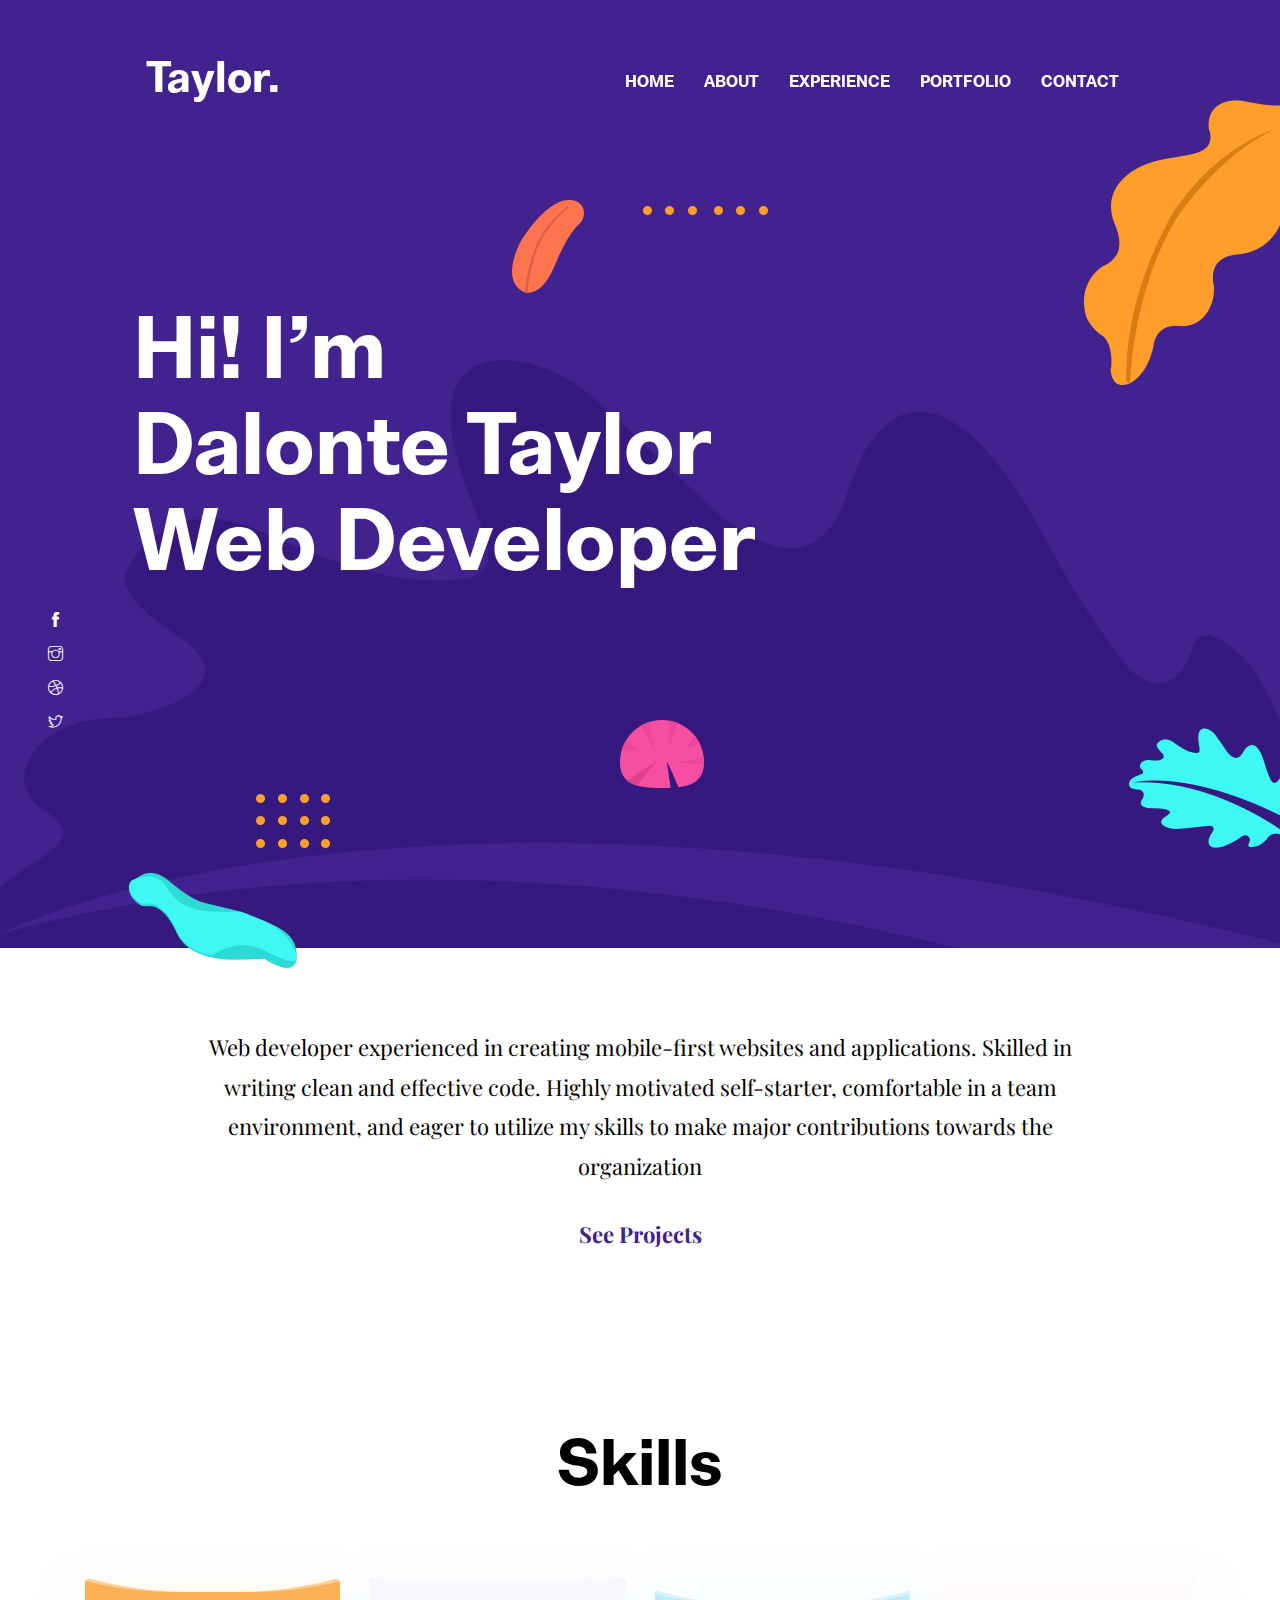
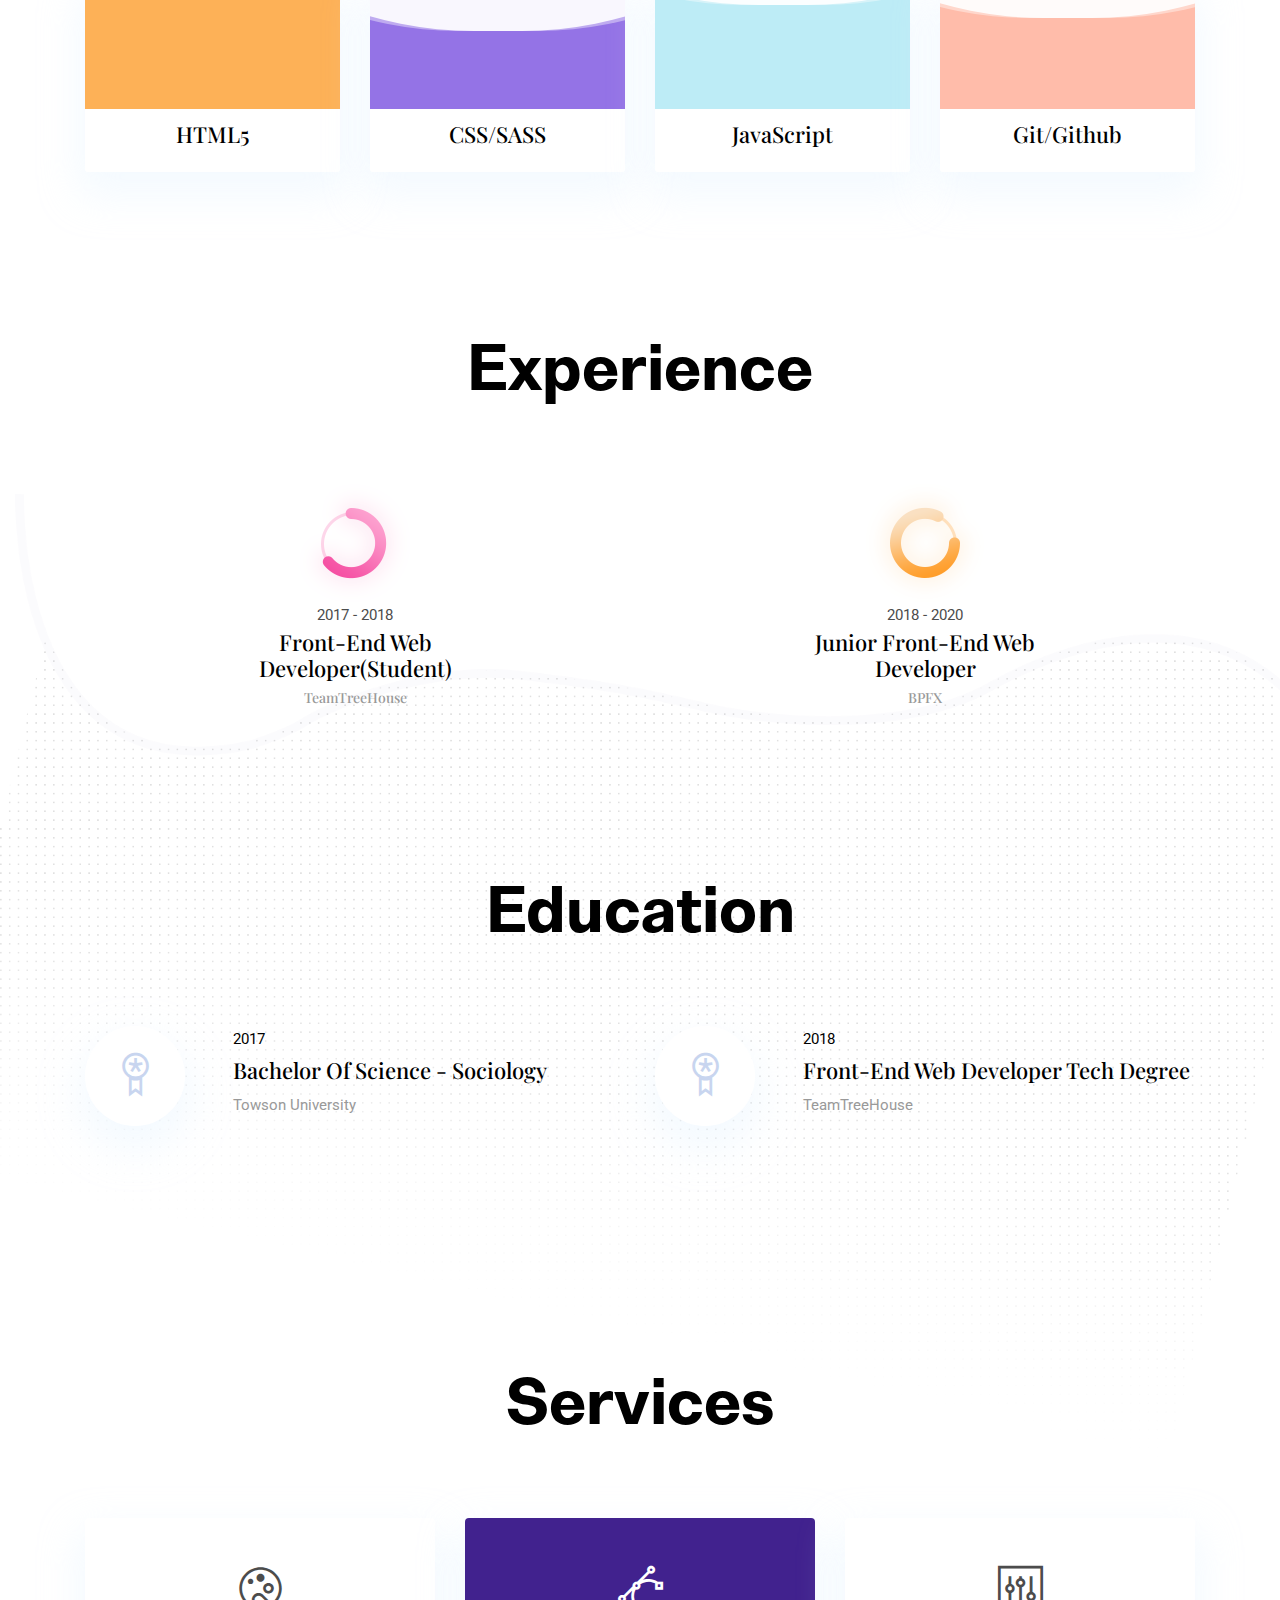
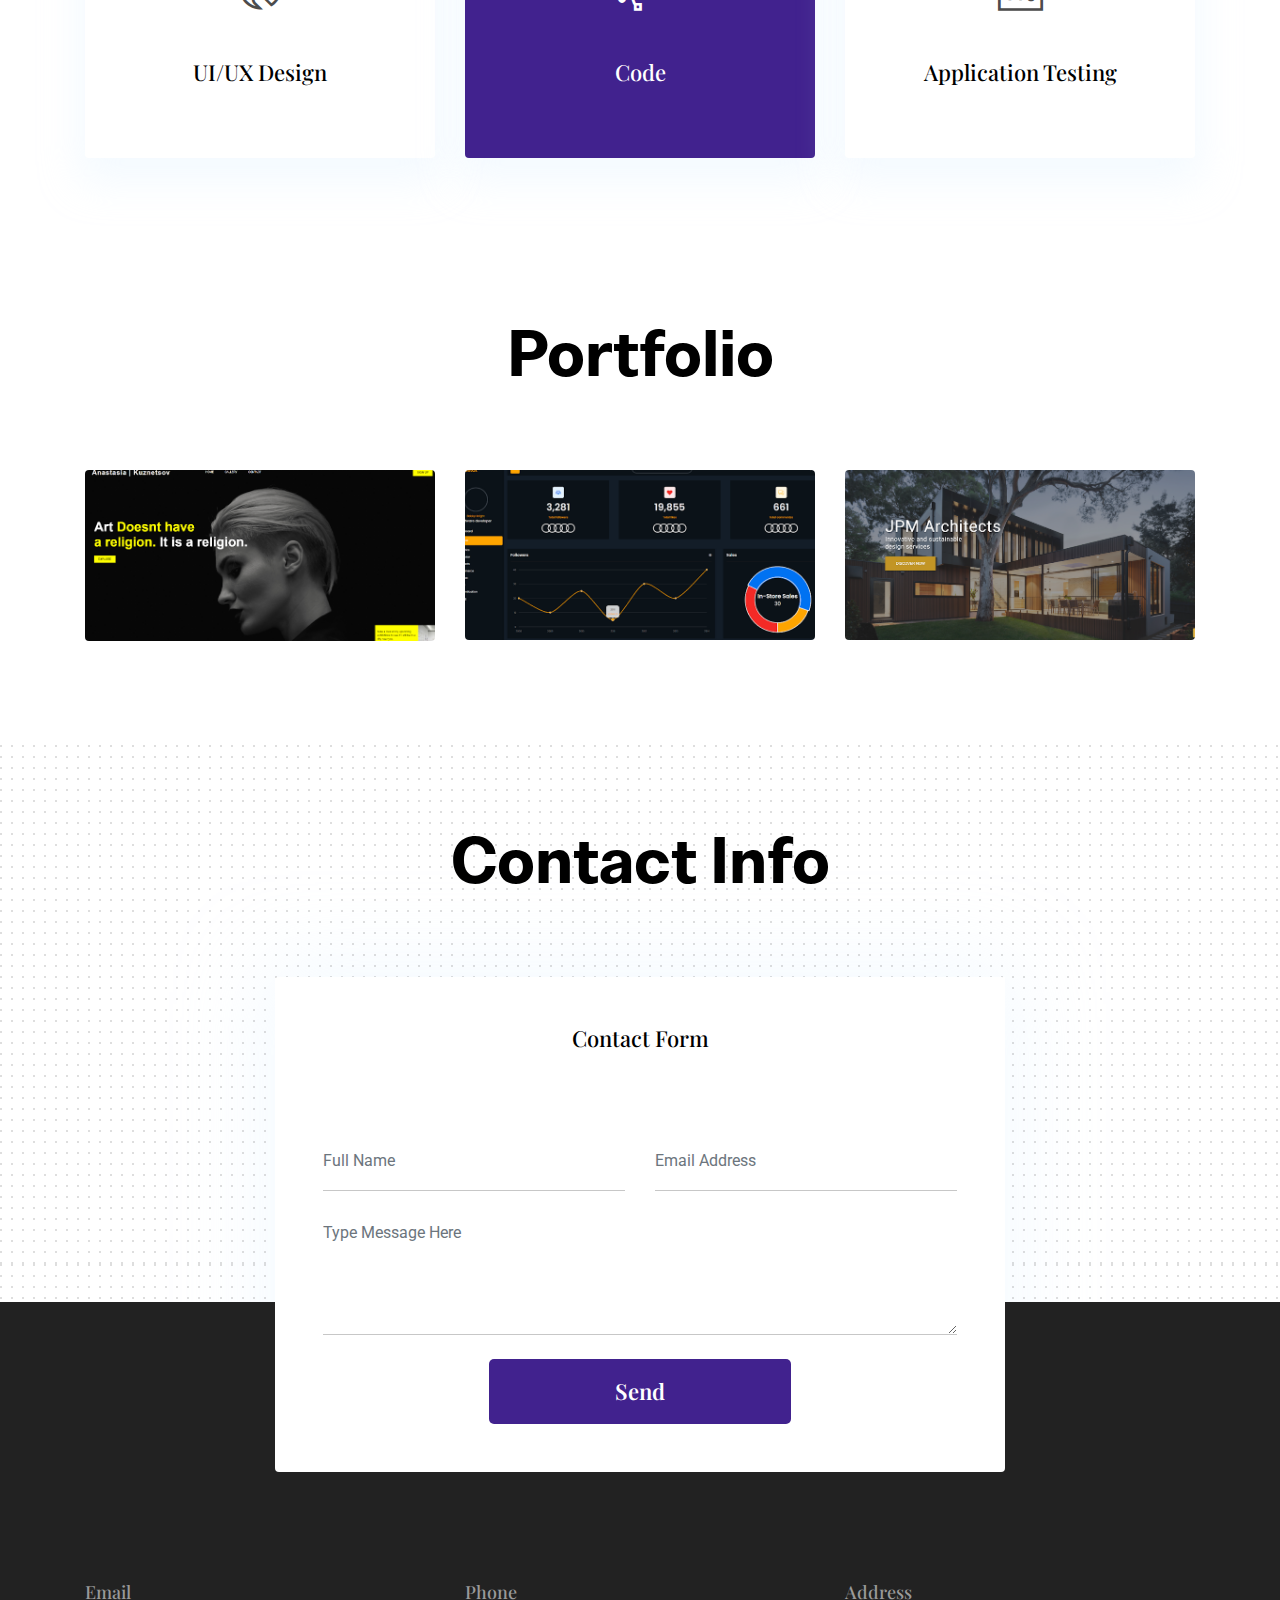
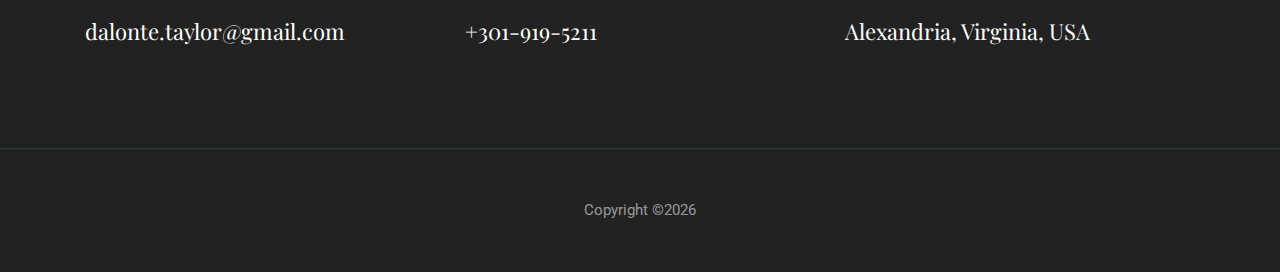
<file: index.html>
<!DOCTYPE html>
<html lang="zxx">

<head>
  <meta charset="utf-8">
  <title>Taylor|Portfolio</title>

  <!-- mobile responsive meta -->
  <meta name="viewport" content="width=device-width, initial-scale=1">
  <meta name="viewport" content="width=device-width, initial-scale=1, maximum-scale=1">
  
  <!-- ** Plugins Needed for the Project ** -->
  <!-- Bootstrap -->
  <link rel="stylesheet" href="plugins/bootstrap/bootstrap.min.css">
  <!-- slick slider -->
  <link rel="stylesheet" href="plugins/slick/slick.css">
  <!-- themefy-icon -->
  <link rel="stylesheet" href="plugins/themify-icons/themify-icons.css">

  <!-- Main Stylesheet -->
  <link href="css/style.css" rel="stylesheet">
  
  <!--Favicon-->
  <link rel="shortcut icon" href="images/favicon.ico" type="image/x-icon">
  <link rel="icon" href="images/favicon.ico" type="image/x-icon">

</head>

<body>
  

<header class="navigation fixed-top">
  <nav class="navbar navbar-expand-lg navbar-dark">
    <a class="navbar-brand font-tertiary h3" href="index.html">Taylor.</a>
    <button class="navbar-toggler" type="button" data-toggle="collapse" data-target="#navigation"
      aria-controls="navigation" aria-expanded="false" aria-label="Toggle navigation">
      <span class="navbar-toggler-icon"></span>
    </button>

    <div class="collapse navbar-collapse text-center" id="navigation">
      <ul class="navbar-nav ml-auto">
        <li class="nav-item active">
          <a class="nav-link" href="index.html">Home</a>
        </li>
        <li class="nav-item">
          <a class="nav-link" href="#about-section">about</a>
        </li>
        <li class="nav-item">
          <a class="nav-link" href="#experience-section">Experience</a>
        </li>
        <li class="nav-item">
          <a class="nav-link" href="#portfolio-section">Portfolio</a>
        </li>
        <li class="nav-item">
          <a class="nav-link" href="#contact-section">Contact</a>
        </li>
      </ul>
    </div>
  </nav>
</header>

<!-- hero area -->
<section class="hero-area bg-primary" id="parallax">
  <div class="container">
    <div class="row">
      <div class="col-lg-11 mx-auto">
        <h1 class="text-white font-tertiary">Hi! I’m <br> Dalonte Taylor <br> Web Developer </h1>
      </div>
    </div>
  </div>
  <div class="layer-bg w-100">
    <img class="img-fluid w-100" src="images/illustrations/leaf-bg.png" alt="bg-shape">
  </div>
  <div class="layer" id="l2">
    <img src="images/illustrations/dots-cyan.png" alt="bg-shape">
  </div>
  <div class="layer" id="l3">
    <img src="images/illustrations/leaf-orange.png" alt="bg-shape">
  </div>
  <div class="layer" id="l4">
    <img src="images/illustrations/dots-orange.png" alt="bg-shape">
  </div>
  <div class="layer" id="l5">
    <img src="images/illustrations/leaf-yellow.png" alt="bg-shape">
  </div>
  <div class="layer" id="l6">
    <img src="images/illustrations/leaf-cyan.png" alt="bg-shape">
  </div>
  <div class="layer" id="l7">
    <img src="images/illustrations/dots-group-orange.png" alt="bg-shape">
  </div>
  <div class="layer" id="l8">
    <img src="images/illustrations/leaf-pink-round.png" alt="bg-shape">
  </div>
  <div class="layer" id="l9">
    <img src="images/illustrations/leaf-cyan-2.png" alt="bg-shape">
  </div>
  <!-- social icon -->
  <ul class="list-unstyled ml-5 mt-3 position-relative zindex-1">
    <li class="mb-3"><a class="text-white" href="#"><i class="ti-facebook"></i></a></li>
    <li class="mb-3"><a class="text-white" href="#"><i class="ti-instagram"></i></a></li>
    <li class="mb-3"><a class="text-white" href="#"><i class="ti-dribbble"></i></a></li>
    <li class="mb-3"><a class="text-white" href="#"><i class="ti-twitter"></i></a></li>
  </ul>
  <!-- /social icon -->
</section>
<!-- /hero area -->

<!-- about -->
<section class="section" id="about-section">
  <div class="container">
    <div class="row">
      <div class="col-lg-10 mx-auto text-center">
        <p class="font-secondary paragraph-lg text-dark"> Web developer experienced in creating mobile-first websites and applications. Skilled in writing clean and effective code. Highly motivated self-starter, comfortable in a team environment, and eager to utilize my skills to make major contributions towards the organization</p>
        <a href="about.html" class="btn btn-transparent">See projects</a>
      </div>
    </div>
  </div>
</section>
<!-- /about -->

<!-- skills -->
<section class="section">
  <div class="container">
    <div class="row">
      <div class="col-lg-12 text-center">
        <h2 class="section-title">Skills</h2>
      </div>
      <div class="col-lg-3 col-sm-6 mb-4 mb-lg-0">
        <div class="card shadow text-center">
          <div class="position-relative rounded-top progress-wrapper" data-color="#fdb157">
            <div class="wave" data-progress="90%"></div>
          </div>
          <div class="card-footer bg-white">
            <h4 class="card-title">HTML5</h4>
          </div>
        </div>
      </div>
      <div class="col-lg-3 col-sm-6 mb-4 mb-lg-0">
        <div class="card shadow text-center">
          <div class="position-relative rounded-top progress-wrapper" data-color="#9473e6">
            <div class="wave" data-progress="60%"></div>
          </div>
          <div class="card-footer bg-white">
            <h4 class="card-title">CSS/SASS</h4>
          </div>
        </div>
      </div>
      <div class="col-lg-3 col-sm-6 mb-4 mb-lg-0">
        <div class="card shadow text-center">
          <div class="position-relative rounded-top progress-wrapper" data-color="#bdecf6">
            <div class="wave" data-progress="80%"></div>
          </div>
          <div class="card-footer bg-white">
            <h4 class="card-title">JavaScript</h4>
          </div>
        </div>
      </div>
      <div class="col-lg-3 col-sm-6 mb-4 mb-lg-0">
        <div class="card shadow text-center">
          <div class="position-relative rounded-top progress-wrapper" data-color="#ffbcaa">
            <div class="wave" data-progress="70%"></div>
          </div>
          <div class="card-footer bg-white">
            <h4 class="card-title">Git/Github</h4>
          </div>
        </div>
      </div>
    </div>
  </div>
</section>
<!-- /skills -->

<!-- experience -->
<section class="section" id="experience-section">
  <div class="container">
    <div class="row justify-content-around">
      <div class="col-lg-12 text-center">
        <h2 class="section-title">Experience</h2>
      </div>
      <div class="col-lg-3 col-md-4 text-center">
        <img src="images/experience/icon-1.png" alt="icon">
        <p class="mb-0">2017 - 2018</p>
        <h4>Front-End Web Developer(Student)</h4>
        <h6 class="text-light">TeamTreeHouse</h6>
      </div>
      <div class="col-lg-3 col-md-4 text-center">
        <img src="images/experience/icon-2.png" alt="icon">
        <p class="mb-0">2018 - 2020</p>
        <h4>Junior Front-End Web Developer</h4>
        <h6 class="text-light">BPFX</h6>
      </div>
      
    </div>
  </div>
</section>
<!-- ./experience -->

<!-- education -->
<section class="section position-relative">
  <div class="container">
    <div class="row">
      <div class="col-lg-12 text-center">
        <h2 class="section-title">Education</h2>
      </div>
      <div class="col-lg-6 col-md-6 mb-80">
        <div class="d-flex">
          <div class="mr-lg-5 mr-3">
            <i class="ti-medall icon icon-light icon-bg bg-white shadow rounded-circle d-block"></i>
          </div>
          <div>
            <p class="text-dark mb-1">2017</p>
            <h4>Bachelor Of Science - Sociology </h4>
            <p class="mb-0 text-light">Towson University</p>
          </div>
        </div>
      </div>
      <div class="col-lg-6 col-md-6 mb-80">
        <div class="d-flex">
          <div class="mr-lg-5 mr-3">
            <i class="ti-medall icon icon-light icon-bg bg-white shadow rounded-circle d-block"></i>
          </div>
          <div>
            <p class="text-dark mb-1">2018</p>
            <h4>Front-End Web Developer Tech Degree</h4>
            <p class="mb-0 text-light">TeamTreeHouse</p>
          </div>
        </div>
      </div>
      
    </div>
  </div>
  <!-- bg image -->
  <img class="img-fluid edu-bg-image w-100" src="images/backgrounds/education-bg.png" alt="bg-image">
</section>
<!-- /education -->

<!-- services -->
<section class="section">
  <div class="container">
    <div class="row">
      <div class="col-12 text-center">
        <h2 class="section-title">Services</h2>
      </div>
      <div class="col-md-4 mb-4 mb-md-0">
        <div class="card hover-shadow shadow">
          <div class="card-body text-center px-4 py-5">
            <i class="ti-palette icon mb-5 d-inline-block"></i>
            <h4 class="mb-4">UI/UX Design</h4>
            
          </div>
        </div>
      </div>
      <div class="col-md-4 mb-4 mb-md-0">
        <div class="card active-bg-primary hover-shadow shadow">
          <div class="card-body text-center px-4 py-5">
            <i class="ti-vector icon mb-5 d-inline-block"></i>
            <h4 class="mb-4">Code</h4>
            
          </div>
        </div>
      </div>
      <div class="col-md-4 mb-4 mb-md-0">
        <div class="card hover-shadow shadow">
          <div class="card-body text-center px-4 py-5">
            <i class="ti-panel icon mb-5 d-inline-block"></i>
            <h4 class="mb-4">Application Testing</h4>
            
          </div>
        </div>
      </div>
    </div>
  </div>
</section>
<!-- /services -->

<!-- portfolio -->
<section class="section" id="portfolio-section">
  <div class="container">
    <div class="row">
      <div class="col-12 text-center">
        <h2 class="section-title">Portfolio</h2>
      </div>
    </div>
    <div class="row shuffle-wrapper">
      
      <div class="col-lg-4 col-6 mb-4 shuffle-item">
        <div class="position-relative rounded hover-wrapper">
          <img src="images/portfolio/project1.png" alt="portfolio-image" class="img-fluid rounded w-100">
          <div class="hover-overlay">
            <div class="hover-content">
              <a class="btn btn-light btn-sm" href="art-web/index2.html" target="_blank">view project</a>
            </div>
          </div>
        </div>
      </div>
      <div class="col-lg-4 col-6 mb-4 shuffle-item">
        <div class="position-relative rounded hover-wrapper">
          <img src="images/portfolio/project2.png" alt="portfolio-image" class="img-fluid rounded w-100">
          <div class="hover-overlay">
            <div class="hover-content">
              <a class="btn btn-light btn-sm" href="admin-dash/index3.html" target="_blank">view project</a>
            </div>
          </div>
        </div>
      </div>
      <div class="col-lg-4 col-6 mb-4 shuffle-item">
        <div class="position-relative rounded hover-wrapper">
          <img src="images/portfolio/project3.png" alt="portfolio-image" class="img-fluid rounded w-100">
          <div class="hover-overlay">
            <div class="hover-content">
              <a class="btn btn-light btn-sm" href="jpm-web/index4.html" target="_blank">view project</a>
            </div>
          </div>
        </div>
      </div>
      
    </div>
  </div>
</section>
<!-- /portfolio -->


<!-- contact -->
<section class="section section-on-footer" data-background="images/backgrounds/bg-dots.png" id="contact-section">
  <div class="container">
    <div class="row">
      <div class="col-12 text-center">
        <h2 class="section-title">Contact Info</h2>
      </div>
      <div class="col-lg-8 mx-auto">
        <div class="bg-white rounded text-center p-5 shadow-down">
          <h4 class="mb-80">Contact Form</h4>
          <form action="#" class="row">
            <div class="col-md-6">
              <input type="text" id="name" name="name" placeholder="Full Name" class="form-control px-0 mb-4">
            </div>
            <div class="col-md-6">
              <input type="email" id="email" name="email" placeholder="Email Address" class="form-control px-0 mb-4">
            </div>
            <div class="col-12">
              <textarea name="message" id="message" class="form-control px-0 mb-4"
                placeholder="Type Message Here"></textarea>
            </div>
            <div class="col-lg-6 col-10 mx-auto">
              <button class="btn btn-primary w-100">send</button>
            </div>
          </form>
        </div>
      </div>
    </div>
  </div>
</section>
<!-- /contact -->

<!-- footer -->
<footer class="bg-dark footer-section">
  <div class="section">
    <div class="container">
      <div class="row">
        <div class="col-md-4">
          <h5 class="text-light">Email</h5>
          <p class="text-white paragraph-lg font-secondary">dalonte.taylor@gmail.com</p>
        </div>
        <div class="col-md-4">
          <h5 class="text-light">Phone</h5>
          <p class="text-white paragraph-lg font-secondary">+301-919-5211</p>
        </div>
        <div class="col-md-4">
          <h5 class="text-light">Address</h5>
          <p class="text-white paragraph-lg font-secondary">Alexandria, Virginia, USA</p>
        </div>
      </div>
    </div>
  </div>
  <div class="border-top text-center border-dark py-5">
    <p class="mb-0 text-light">Copyright ©<script>
        var CurrentYear = new Date().getFullYear()
        document.write(CurrentYear)
      </script> </a></p>
  </div>
</footer>
<!-- /footer -->

<!-- jQuery -->
<script src="plugins/jQuery/jquery.min.js"></script>
<!-- Bootstrap JS -->
<script src="plugins/bootstrap/bootstrap.min.js"></script>
<!-- slick slider -->
<script src="plugins/slick/slick.min.js"></script>
<!-- filter -->
<script src="plugins/shuffle/shuffle.min.js"></script>

<!-- Main Script -->
<script src="js/script.js"></script>

</body>
</html>
</file>
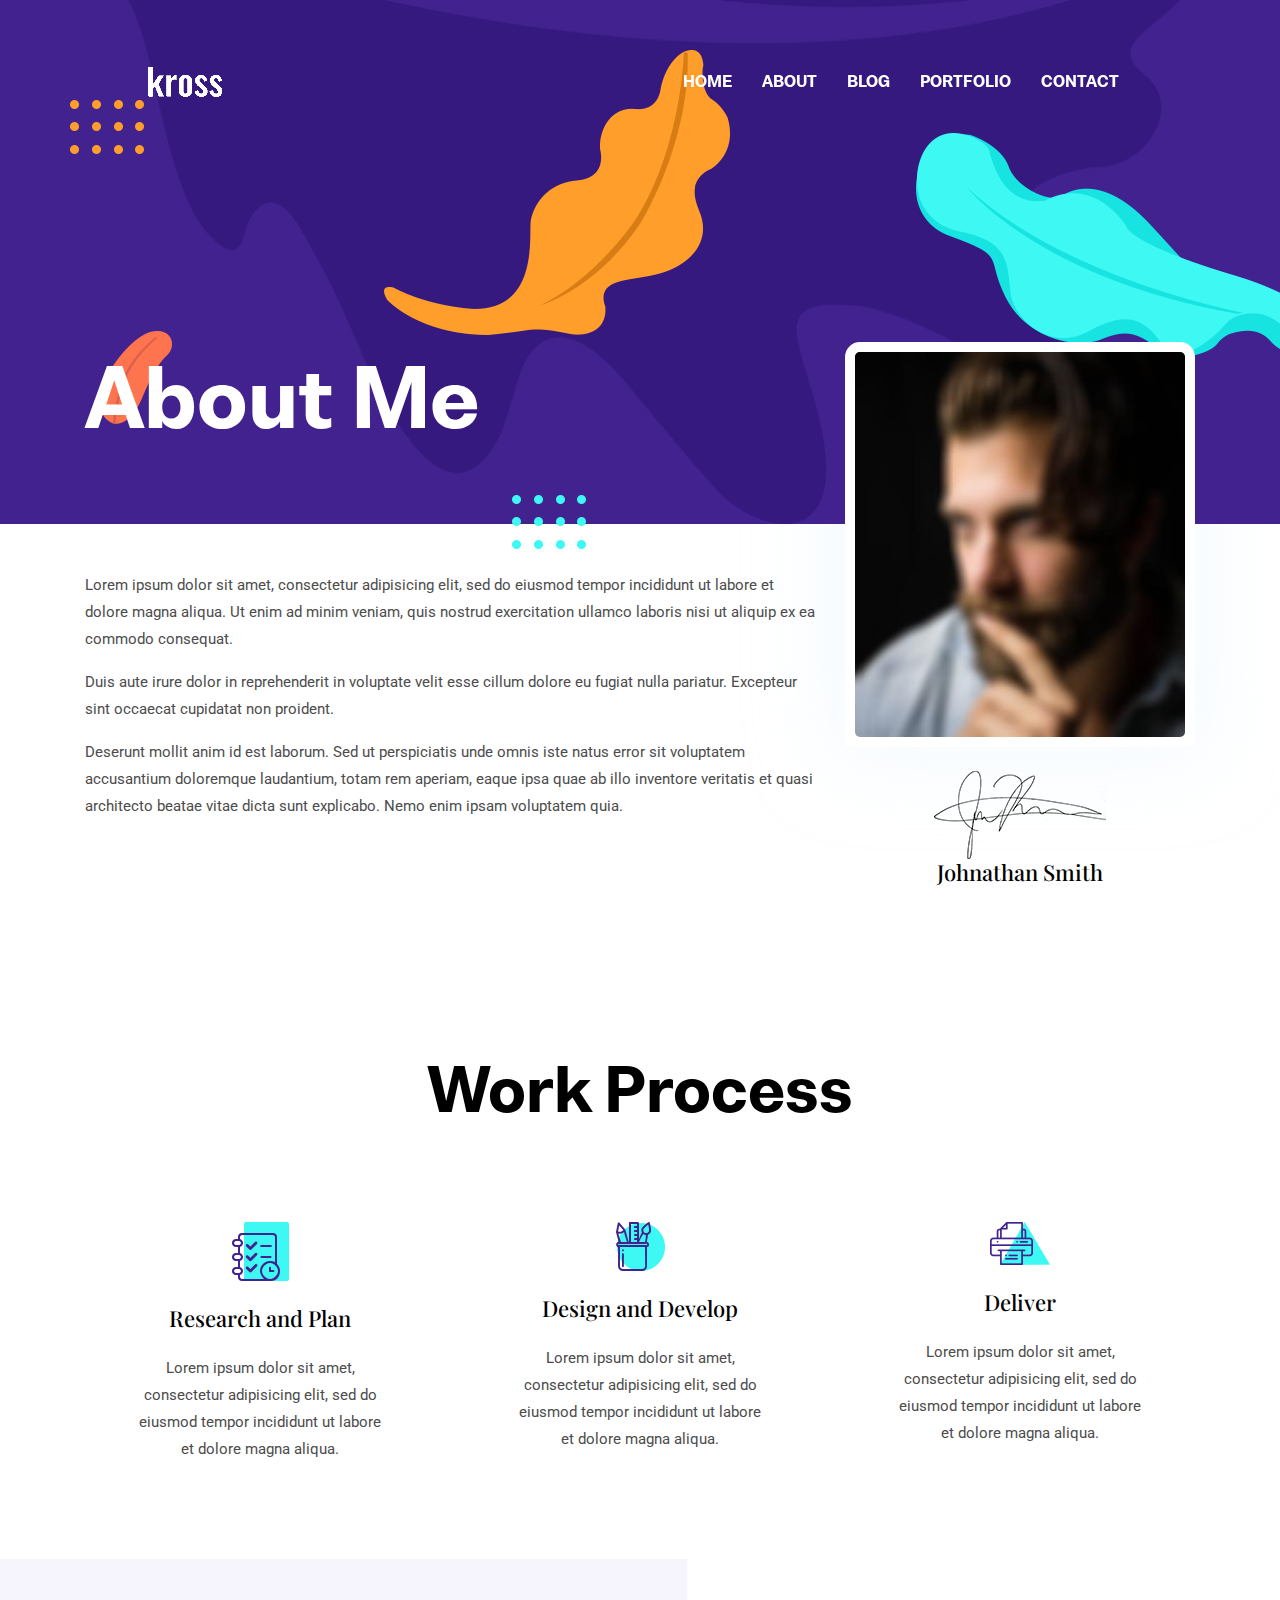
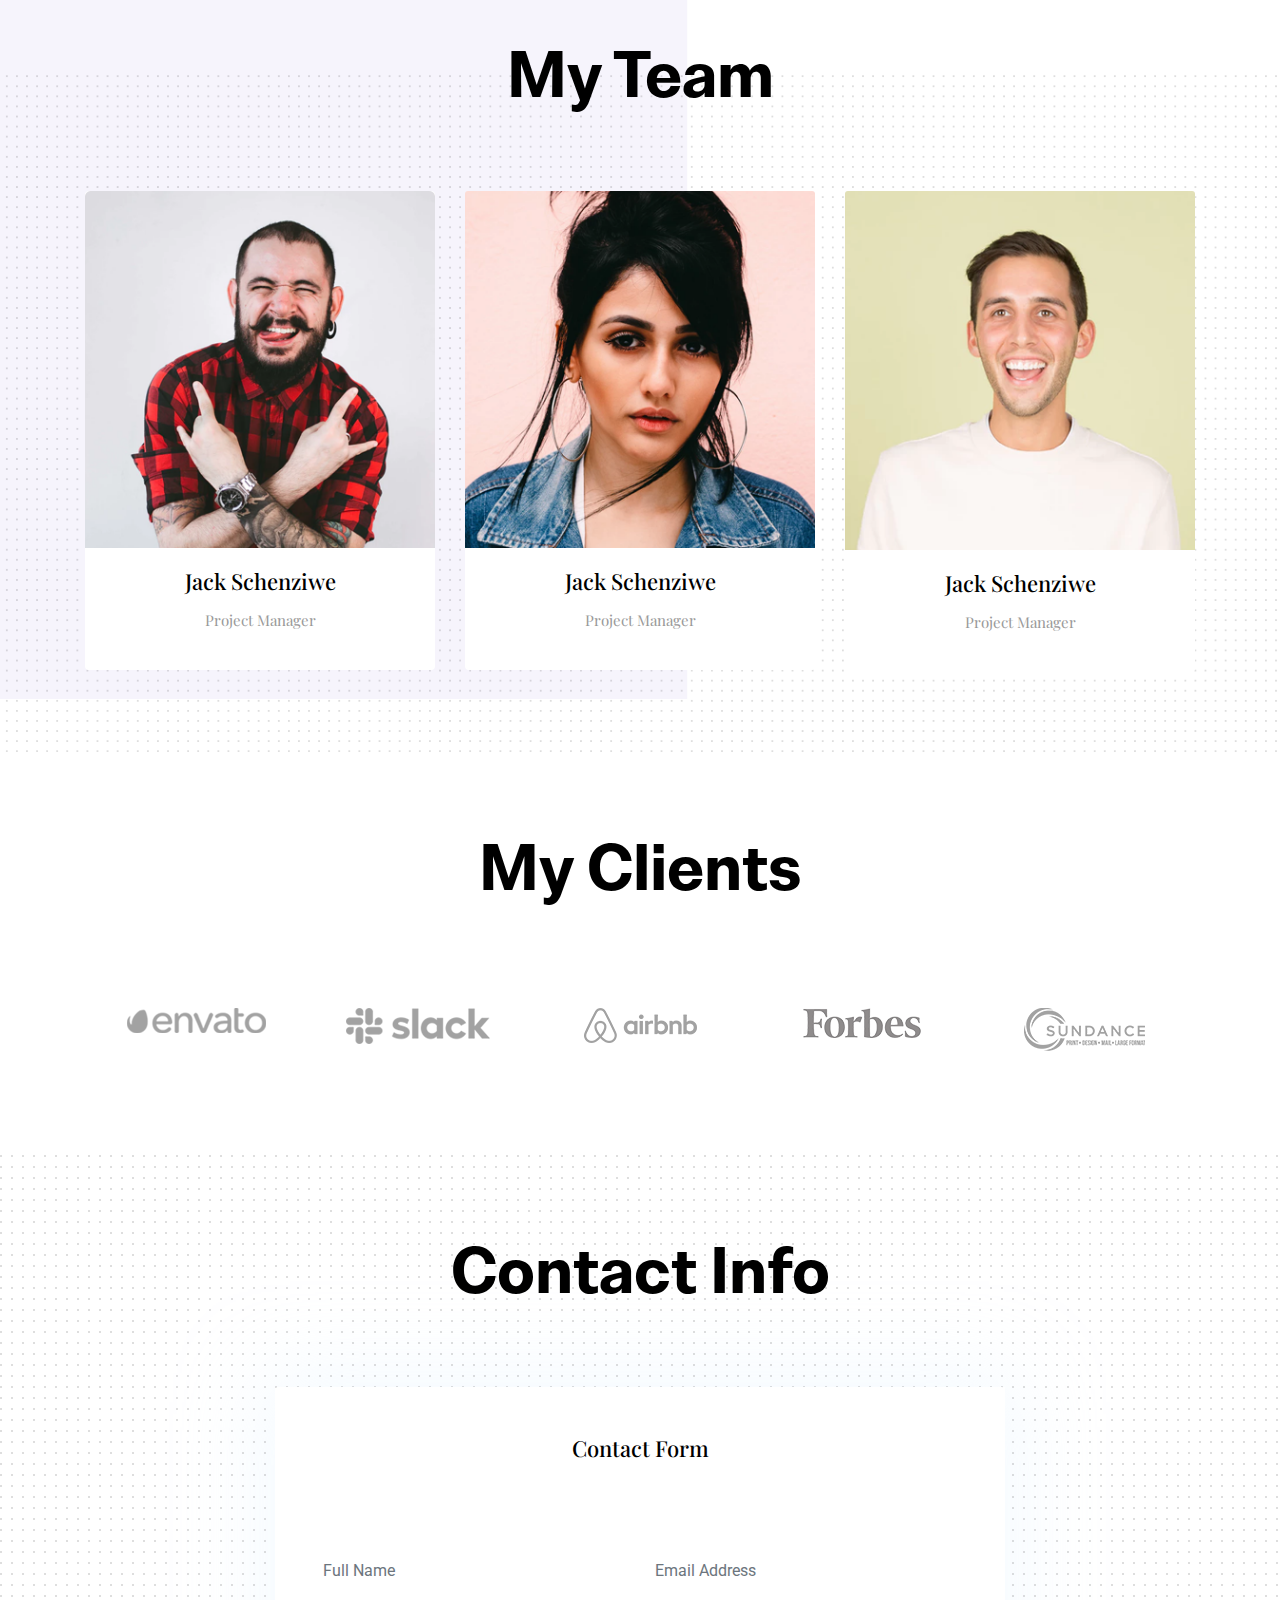
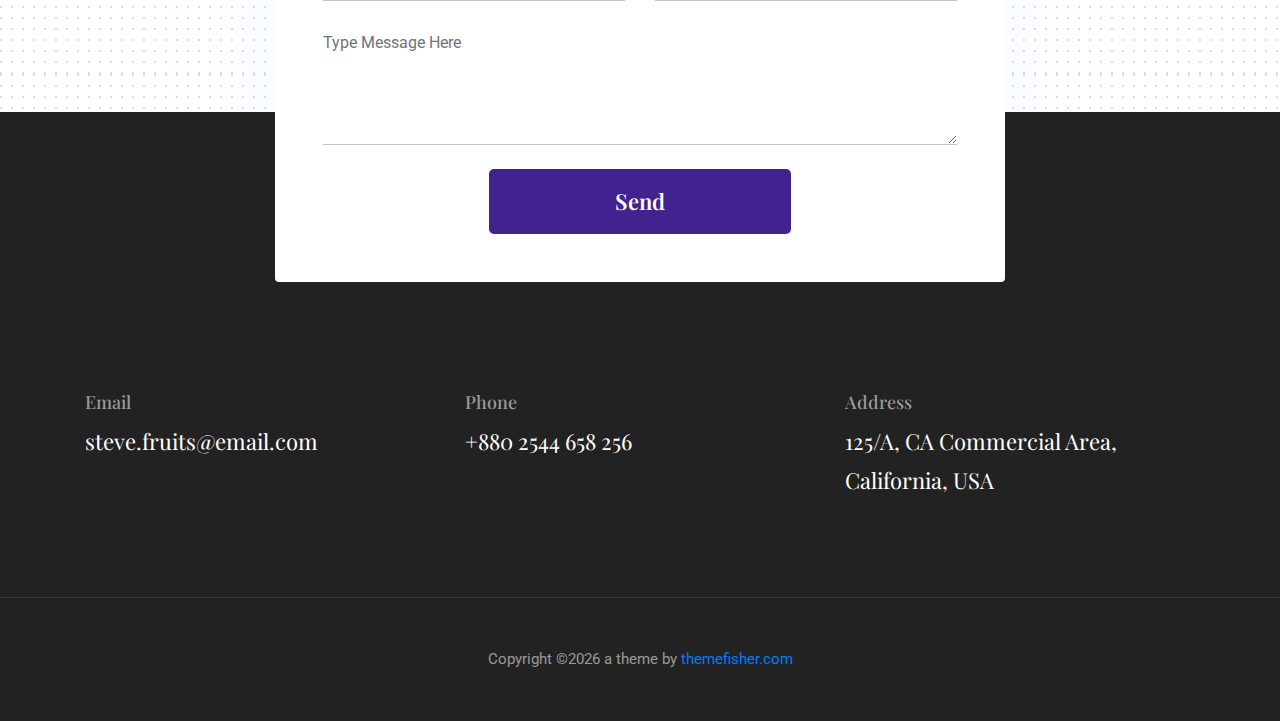
<file: about.html>
<!DOCTYPE html>
<html lang="zxx">

<head>
  <meta charset="utf-8">
  <title>Kross | Portfolio Template</title>

  <!-- mobile responsive meta -->
  <meta name="viewport" content="width=device-width, initial-scale=1">
  <meta name="viewport" content="width=device-width, initial-scale=1, maximum-scale=1">
  
  <!-- ** Plugins Needed for the Project ** -->
  <!-- Bootstrap -->
  <link rel="stylesheet" href="plugins/bootstrap/bootstrap.min.css">
  <!-- slick slider -->
  <link rel="stylesheet" href="plugins/slick/slick.css">
  <!-- themefy-icon -->
  <link rel="stylesheet" href="plugins/themify-icons/themify-icons.css">

  <!-- Main Stylesheet -->
  <link href="css/style.css" rel="stylesheet">
  
  <!--Favicon-->
  <link rel="shortcut icon" href="images/favicon.ico" type="image/x-icon">
  <link rel="icon" href="images/favicon.ico" type="image/x-icon">

</head>

<body>
  

<header class="navigation fixed-top">
  <nav class="navbar navbar-expand-lg navbar-dark">
    <a class="navbar-brand font-tertiary h3" href="index.html"><img src="images/logo.png" alt="Myself"></a>
    <button class="navbar-toggler" type="button" data-toggle="collapse" data-target="#navigation"
      aria-controls="navigation" aria-expanded="false" aria-label="Toggle navigation">
      <span class="navbar-toggler-icon"></span>
    </button>

    <div class="collapse navbar-collapse text-center" id="navigation">
      <ul class="navbar-nav ml-auto">
        <li class="nav-item active">
          <a class="nav-link" href="index.html">Home</a>
        </li>
        <li class="nav-item">
          <a class="nav-link" href="about.html">about</a>
        </li>
        <li class="nav-item">
          <a class="nav-link" href="blog.html">Blog</a>
        </li>
        <li class="nav-item">
          <a class="nav-link" href="portfolio.html">Portfolio</a>
        </li>
        <li class="nav-item">
          <a class="nav-link" href="contact.html">Contact</a>
        </li>
      </ul>
    </div>
  </nav>
</header>

<!-- page title -->
<section class="page-title-alt bg-primary position-relative">
  <div class="container">
    <div class="row">
      <div class="col-12">
        <h1 class="text-white font-tertiary">About Me</h1>
      </div>
    </div>
  </div>
  <!-- background shapes -->
  <img src="images/illustrations/leaf-bg-top.png" alt="illustrations" class="bg-shape-1 w-100">
  <img src="images/illustrations/dots-group-sm.png" alt="illustrations" class="bg-shape-2">
  <img src="images/illustrations/leaf-yellow.png" alt="illustrations" class="bg-shape-3">
  <img src="images/illustrations/leaf-orange.png" alt="illustrations" class="bg-shape-4">
  <img src="images/illustrations/dots-group-cyan.png" alt="illustrations" class="bg-shape-5">
  <img src="images/illustrations/leaf-cyan-lg.png" alt="illustrations" class="bg-shape-6">
</section>
<!-- /page title -->

<!-- about -->
<section class="section pt-5">
  <div class="container">
    <div class="row">
      <div class="col-md-8">
        <p>Lorem ipsum dolor sit amet, consectetur adipisicing elit, sed do eiusmod tempor incididunt ut labore et
          dolore magna aliqua. Ut enim ad minim veniam, quis nostrud exercitation ullamco laboris nisi ut aliquip ex ea
          commodo consequat.</p>
        <p>Duis aute irure dolor in reprehenderit in voluptate velit esse cillum dolore eu fugiat nulla pariatur.
          Excepteur sint occaecat cupidatat non proident.</p>
        <p>Deserunt mollit anim id est laborum. Sed ut perspiciatis unde omnis iste natus error sit voluptatem
          accusantium doloremque laudantium, totam rem aperiam, eaque ipsa quae ab illo inventore veritatis et quasi
          architecto beatae vitae dicta sunt explicabo. Nemo enim ipsam voluptatem quia.</p>
      </div>
      <div class="col-md-4 text-center drag-lg-top">
        <div class="shadow-down mb-4">
          <img src="images/about/author.jpg" alt="author" class="img-fluid w-100 rounded-lg border-thick border-white">
        </div>
        <img src="images/about/signature.png" alt="signature" class="img-fluid">
        <h4>Johnathan Smith</h4>
      </div>
    </div>
  </div>
</section>
<!-- /about -->

<!-- Work Process -->
<section class="section">
  <div class="container">
    <div class="row justify-content-around">
      <div class="col-lg-12 text-center">
        <h2 class="section-title">Work Process</h2>
      </div>
      <div class="col-lg-3 col-md-4 text-center hover-shadow pt-3">
        <div class="">
          <img src="images/icons/plan.png" class="mb-4" alt="icon">
          <h4 class="mb-4">Research and Plan</h4>
          <p>Lorem ipsum dolor sit amet, consectetur adipisicing elit, sed do eiusmod tempor incididunt ut labore et
            dolore magna aliqua.</p>
        </div>
      </div>
      <div class="col-lg-3 col-md-4 text-center hover-shadow pt-3">
        <img src="images/icons/design.png" class="mb-4" alt="icon">
        <h4 class="mb-4">Design and Develop</h4>
        <p>Lorem ipsum dolor sit amet, consectetur adipisicing elit, sed do eiusmod tempor incididunt ut labore et
          dolore magna aliqua.</p>
      </div>
      <div class="col-lg-3 col-md-4 text-center hover-shadow pt-3">
        <img src="images/icons/print.png" class="mb-4" alt="icon">
        <h4 class="mb-4">Deliver</h4>
        <p>Lorem ipsum dolor sit amet, consectetur adipisicing elit, sed do eiusmod tempor incididunt ut labore et
          dolore magna aliqua.</p>
      </div>
    </div>
  </div>
</section>
<!-- ./Work Process -->

<!-- team -->
<section class="section bg-cover" data-background="images/backgrounds/team-bg.png">
  <div class="container">
    <div class="row">
      <div class="col-12 text-center">
        <h2 class="section-title">My Team</h2>
      </div>
      <div class="col-md-4 col-sm-6 mb-4 mb-md-0">
        <div class="card text-center">
          <img src="images/team/member-1.png" class="card-img-top">
          <div class="card-body">
            <h4 class="card-title">Jack Schenziwe</h4>
            <p class="text-light font-secondary">Project Manager</p>
          </div>
        </div>
      </div>
      <div class="col-md-4 col-sm-6 mb-4 mb-md-0">
        <div class="card text-center">
          <img src="images/team/member-2.png" class="card-img-top">
          <div class="card-body">
            <h4 class="card-title">Jack Schenziwe</h4>
            <p class="text-light font-secondary">Project Manager</p>
          </div>
        </div>
      </div>
      <div class="col-md-4 col-sm-6 mb-4 mb-md-0">
        <div class="card text-center">
          <img src="images/team/member-3.png" class="card-img-top">
          <div class="card-body">
            <h4 class="card-title">Jack Schenziwe</h4>
            <p class="text-light font-secondary">Project Manager</p>
          </div>
        </div>
      </div>
    </div>
  </div>
</section>
<!-- /team -->

<!-- clients -->
<section class="section">
  <div class="container">
    <div class="row">
      <div class="col-12 text-center">
        <h2 class="section-title">My Clients</h2>
      </div>
    </div>
    <div class="row">
      <div class="col-12">
        <div class="client-logo-slider d-flex align-items-center">
          <a href="#" class="text-center d-block outline-0 p-4"><img class="d-unset img-fluid"
              src="images/clients-logo/client-logo-1.png" alt="client-logo"></a>
          <a href="#" class="text-center d-block outline-0 p-4"><img class="d-unset img-fluid"
              src="images/clients-logo/client-logo-2.png" alt="client-logo"></a>
          <a href="#" class="text-center d-block outline-0 p-4"><img class="d-unset img-fluid"
              src="images/clients-logo/client-logo-3.png" alt="client-logo"></a>
          <a href="#" class="text-center d-block outline-0 p-4"><img class="d-unset img-fluid"
              src="images/clients-logo/client-logo-4.png" alt="client-logo"></a>
          <a href="#" class="text-center d-block outline-0 p-4"><img class="d-unset img-fluid"
              src="images/clients-logo/client-logo-5.png" alt="client-logo"></a>
          <a href="#" class="text-center d-block outline-0 p-4"><img class="d-unset img-fluid"
              src="images/clients-logo/client-logo-1.png" alt="client-logo"></a>
          <a href="#" class="text-center d-block outline-0 p-4"><img class="d-unset img-fluid"
              src="images/clients-logo/client-logo-2.png" alt="client-logo"></a>
          <a href="#" class="text-center d-block outline-0 p-4"><img class="d-unset img-fluid"
              src="images/clients-logo/client-logo-3.png" alt="client-logo"></a>
          <a href="#" class="text-center d-block outline-0 p-4"><img class="d-unset img-fluid"
              src="images/clients-logo/client-logo-4.png" alt="client-logo"></a>
          <a href="#" class="text-center d-block outline-0 p-4"><img class="d-unset img-fluid"
              src="images/clients-logo/client-logo-5.png" alt="client-logo"></a>
        </div>
      </div>
    </div>
  </div>
</section>
<!-- /clients -->

<!-- contact -->
<section class="section section-on-footer" data-background="images/backgrounds/bg-dots.png">
  <div class="container">
    <div class="row">
      <div class="col-12 text-center">
        <h2 class="section-title">Contact Info</h2>
      </div>
      <div class="col-lg-8 mx-auto">
        <div class="bg-white rounded text-center p-5 shadow-down">
          <h4 class="mb-80">Contact Form</h4>
          <form action="#" class="row">
            <div class="col-md-6">
              <input type="text" id="name" name="name" placeholder="Full Name" class="form-control px-0 mb-4">
            </div>
            <div class="col-md-6">
              <input type="email" id="email" name="email" placeholder="Email Address" class="form-control px-0 mb-4">
            </div>
            <div class="col-12">
              <textarea name="message" id="message" class="form-control px-0 mb-4"
                placeholder="Type Message Here"></textarea>
            </div>
            <div class="col-lg-6 col-10 mx-auto">
              <button class="btn btn-primary w-100">send</button>
            </div>
          </form>
        </div>
      </div>
    </div>
  </div>
</section>
<!-- /contact -->

<!-- footer -->
<footer class="bg-dark footer-section">
  <div class="section">
    <div class="container">
      <div class="row">
        <div class="col-md-4">
          <h5 class="text-light">Email</h5>
          <p class="text-white paragraph-lg font-secondary">steve.fruits@email.com</p>
        </div>
        <div class="col-md-4">
          <h5 class="text-light">Phone</h5>
          <p class="text-white paragraph-lg font-secondary">+880 2544 658 256</p>
        </div>
        <div class="col-md-4">
          <h5 class="text-light">Address</h5>
          <p class="text-white paragraph-lg font-secondary">125/A, CA Commercial Area, California, USA</p>
        </div>
      </div>
    </div>
  </div>
  <div class="border-top text-center border-dark py-5">
    <p class="mb-0 text-light">Copyright ©<script>
        var CurrentYear = new Date().getFullYear()
        document.write(CurrentYear)
      </script> a theme by <a href="https://themefisher.com">themefisher.com</a></p>
  </div>
</footer>
<!-- /footer -->

<!-- jQuery -->
<script src="plugins/jQuery/jquery.min.js"></script>
<!-- Bootstrap JS -->
<script src="plugins/bootstrap/bootstrap.min.js"></script>
<!-- slick slider -->
<script src="plugins/slick/slick.min.js"></script>
<!-- filter -->
<script src="plugins/shuffle/shuffle.min.js"></script>

<!-- Main Script -->
<script src="js/script.js"></script>

</body>
</html>
</file>
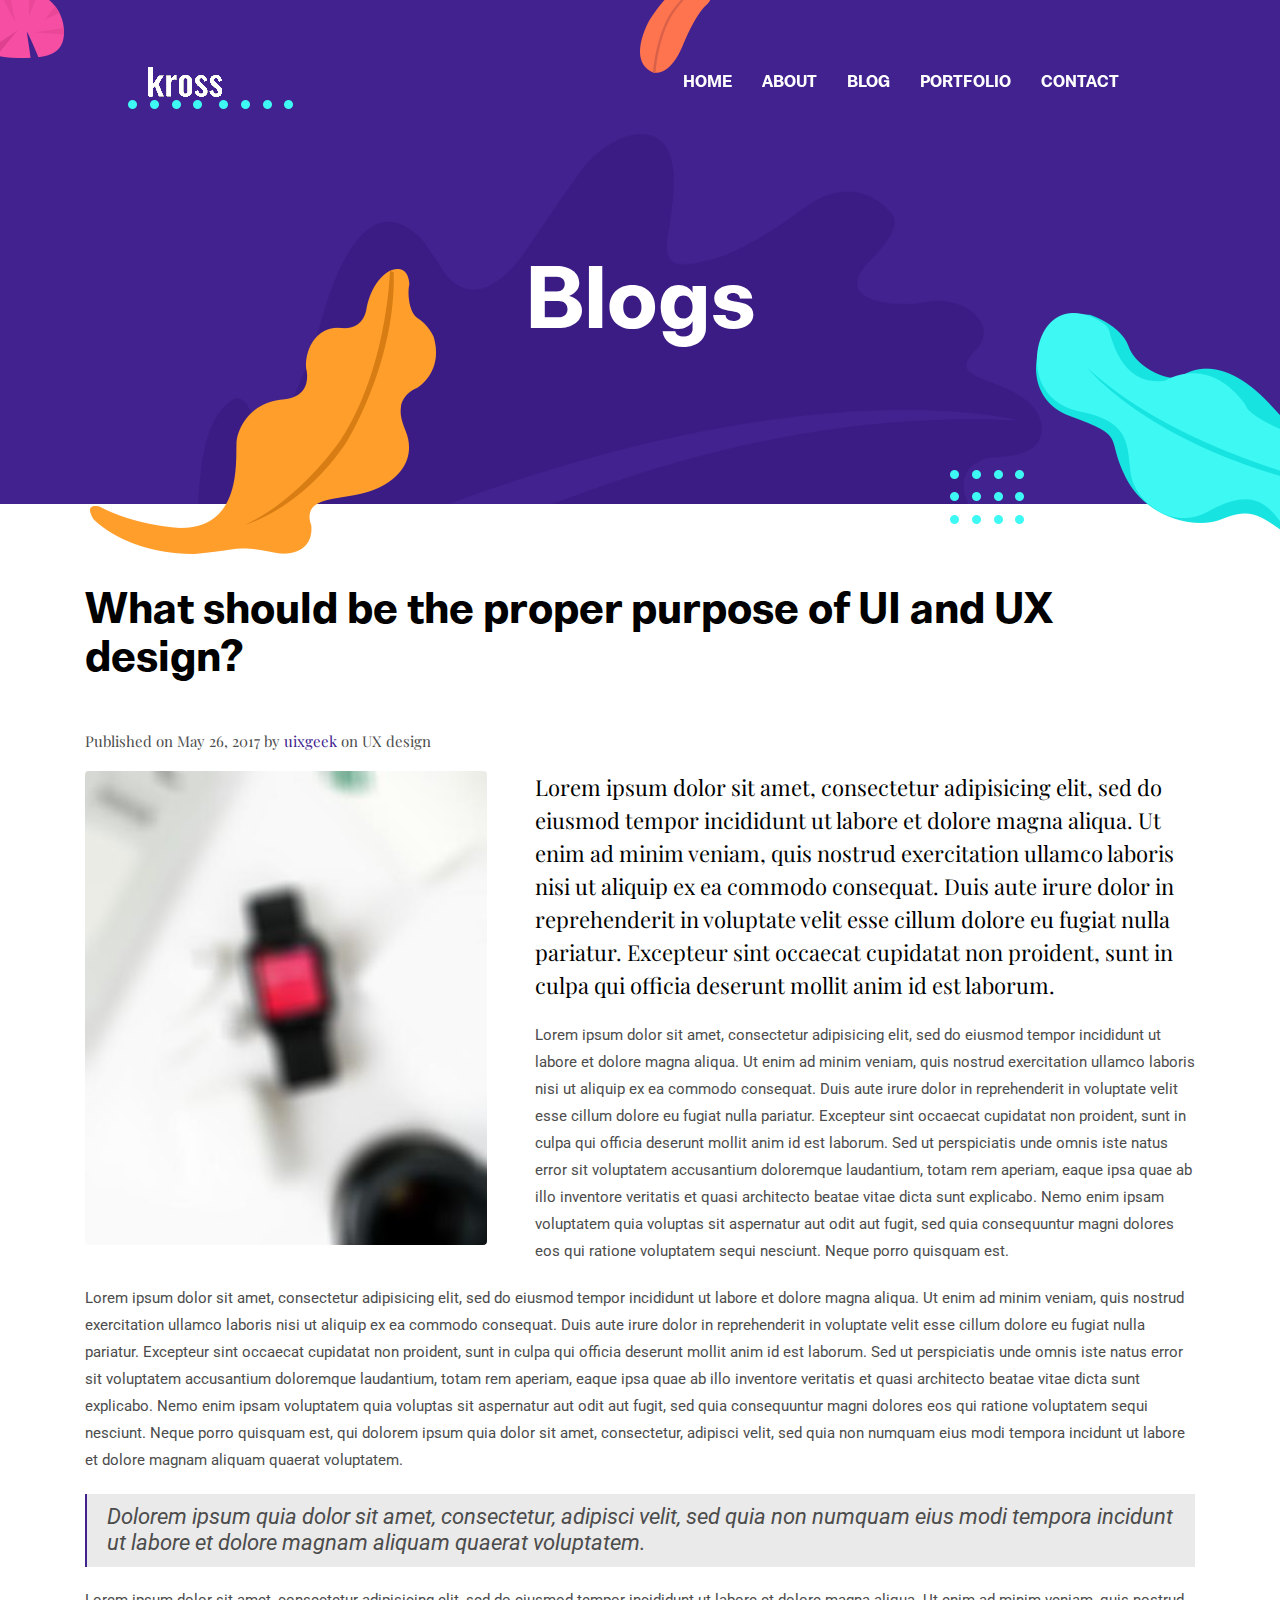
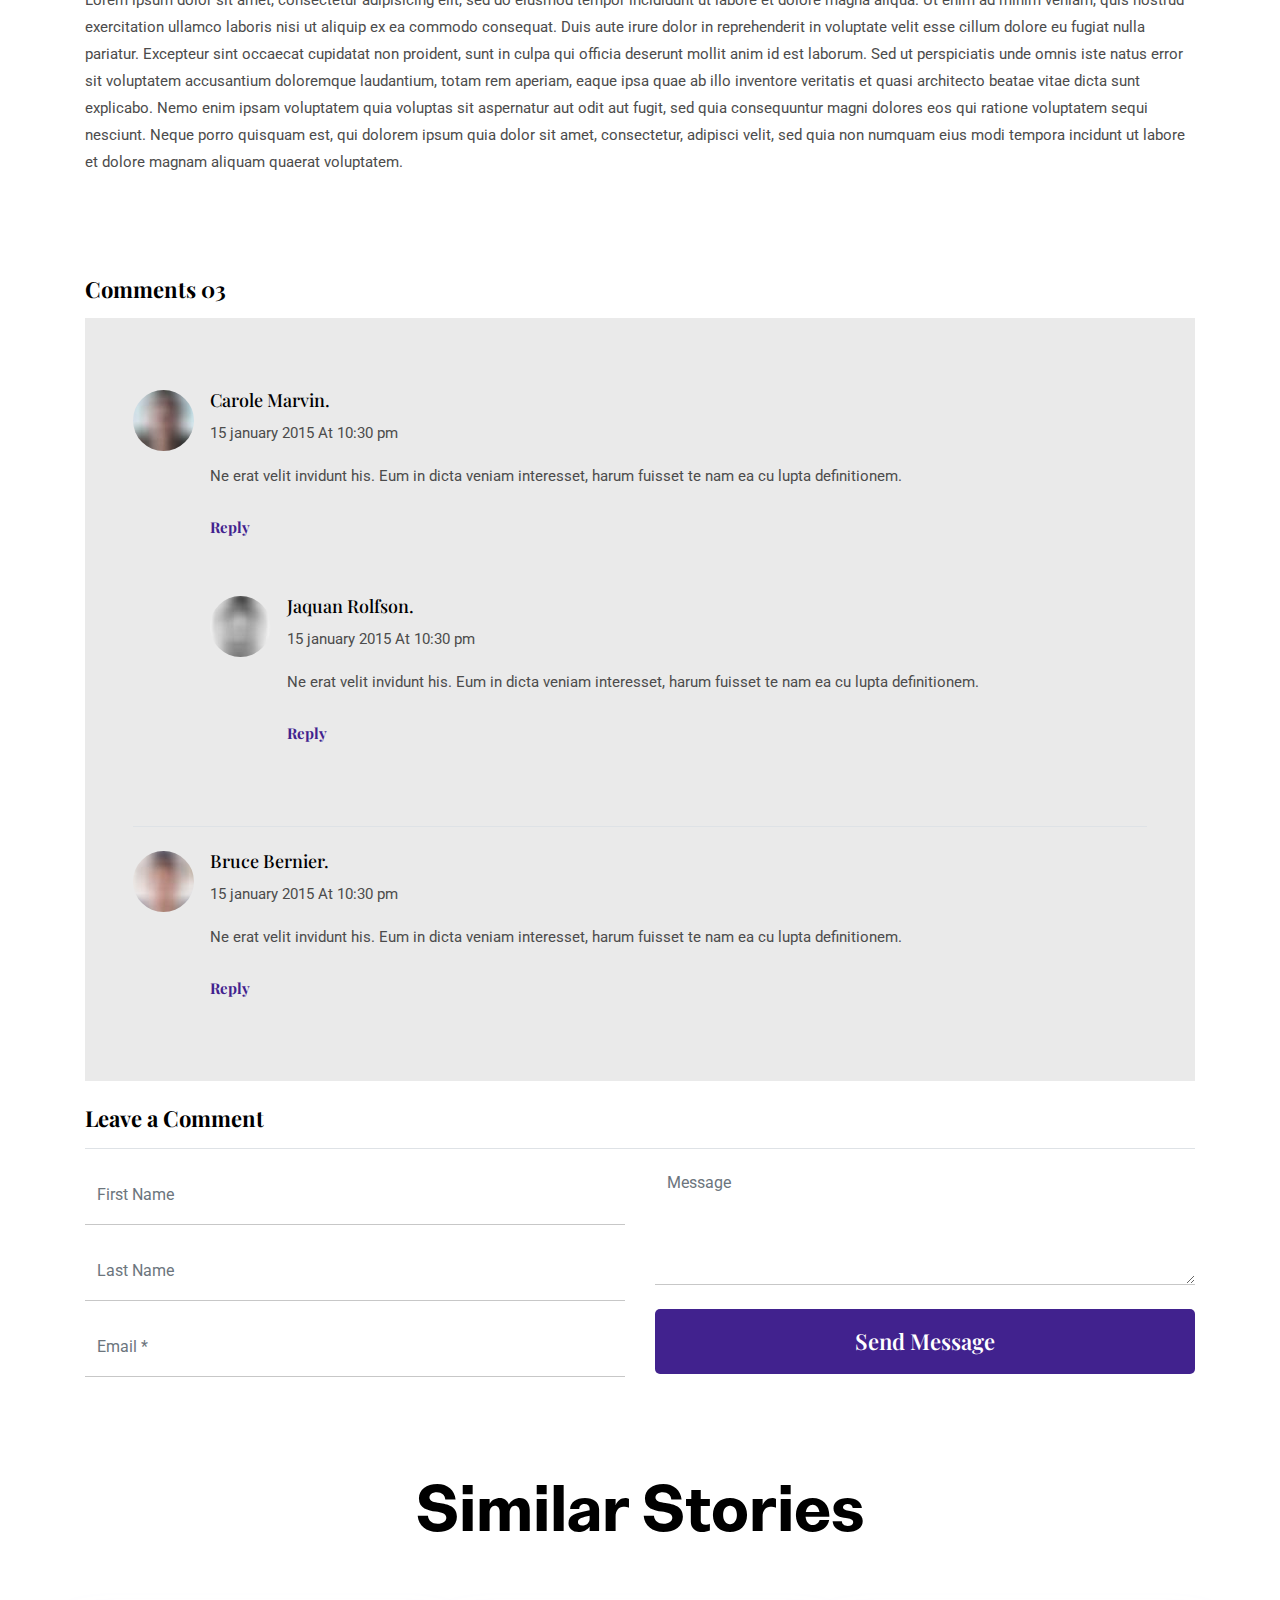
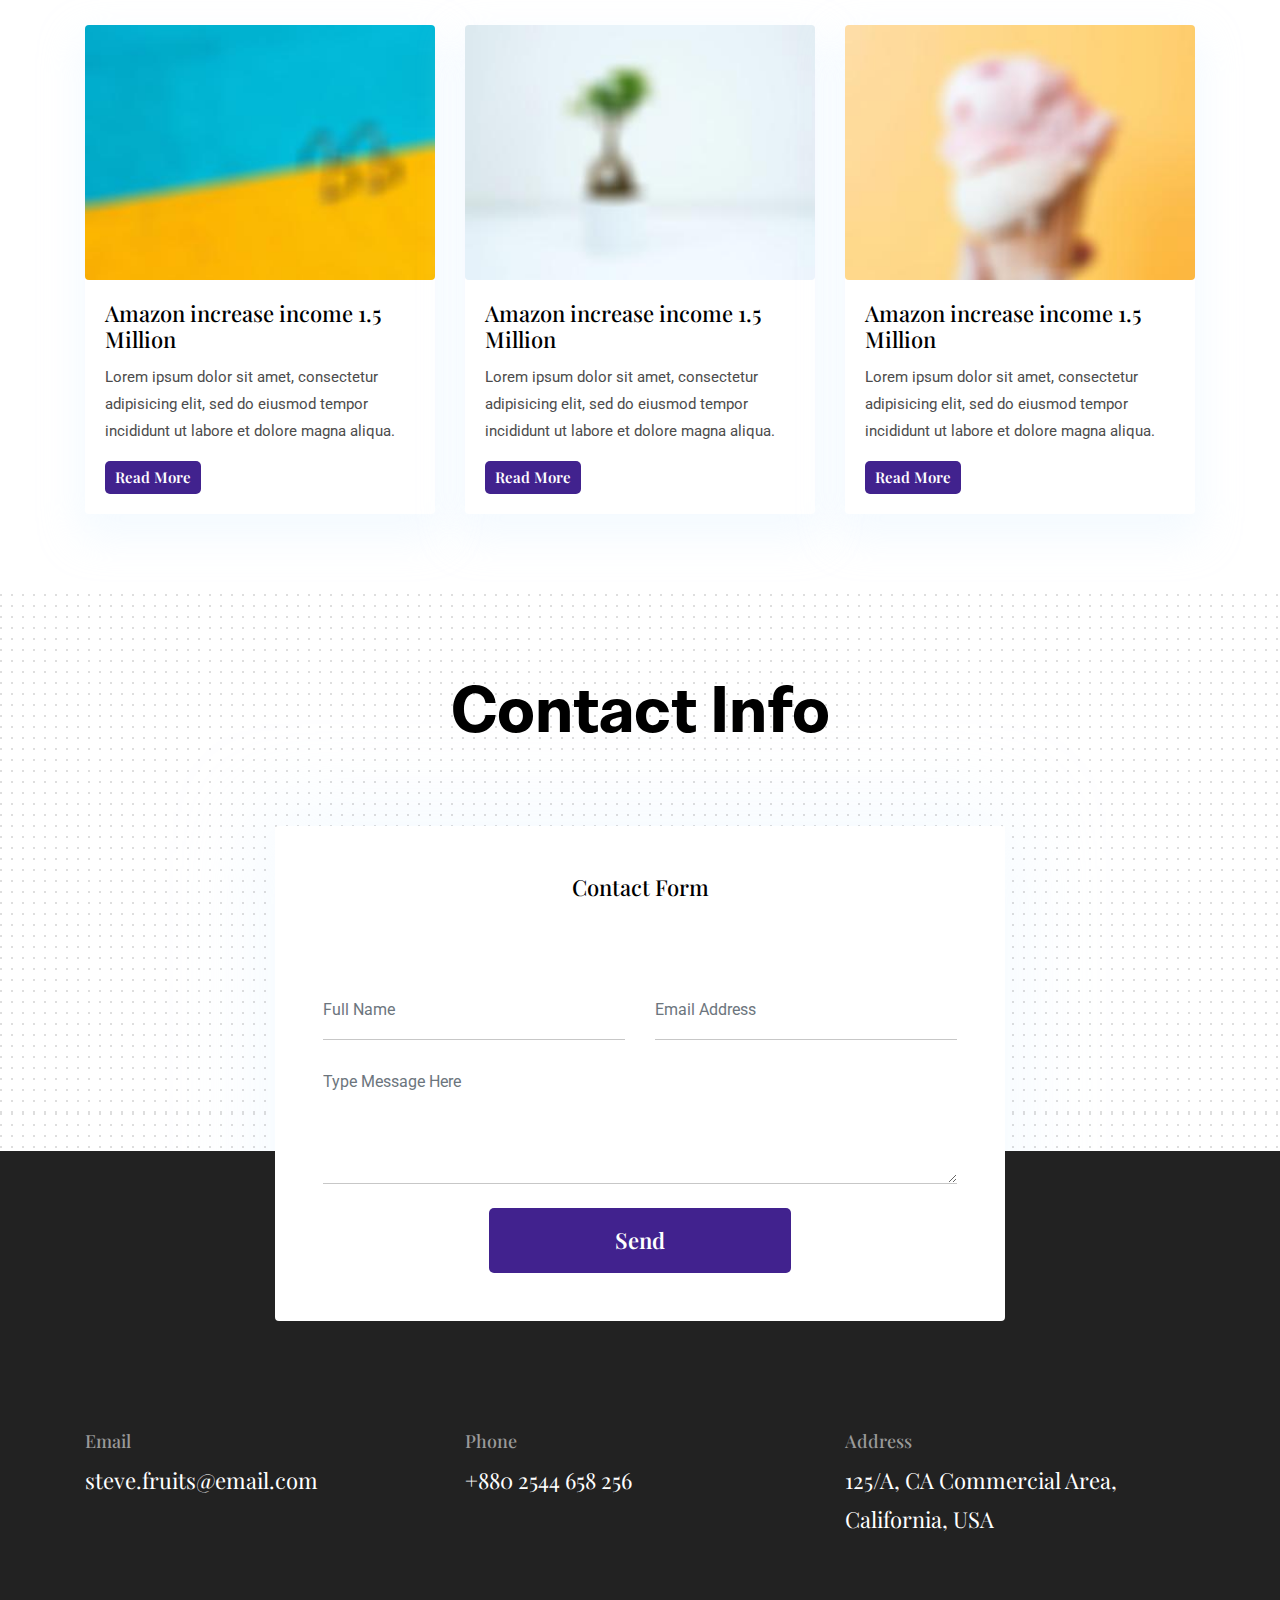
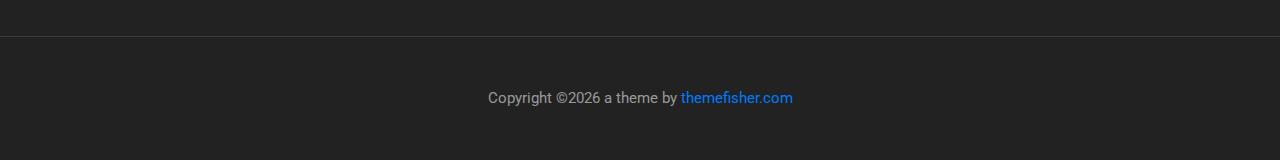
<file: blog-single.html>
<!DOCTYPE html>
<html lang="zxx">

<head>
  <meta charset="utf-8">
  <title>Kross | Portfolio Template</title>

  <!-- mobile responsive meta -->
  <meta name="viewport" content="width=device-width, initial-scale=1">
  <meta name="viewport" content="width=device-width, initial-scale=1, maximum-scale=1">
  
  <!-- ** Plugins Needed for the Project ** -->
  <!-- Bootstrap -->
  <link rel="stylesheet" href="plugins/bootstrap/bootstrap.min.css">
  <!-- slick slider -->
  <link rel="stylesheet" href="plugins/slick/slick.css">
  <!-- themefy-icon -->
  <link rel="stylesheet" href="plugins/themify-icons/themify-icons.css">

  <!-- Main Stylesheet -->
  <link href="css/style.css" rel="stylesheet">
  
  <!--Favicon-->
  <link rel="shortcut icon" href="images/favicon.ico" type="image/x-icon">
  <link rel="icon" href="images/favicon.ico" type="image/x-icon">

</head>

<body>
  

<header class="navigation fixed-top">
  <nav class="navbar navbar-expand-lg navbar-dark">
    <a class="navbar-brand font-tertiary h3" href="index.html"><img src="images/logo.png" alt="Myself"></a>
    <button class="navbar-toggler" type="button" data-toggle="collapse" data-target="#navigation"
      aria-controls="navigation" aria-expanded="false" aria-label="Toggle navigation">
      <span class="navbar-toggler-icon"></span>
    </button>

    <div class="collapse navbar-collapse text-center" id="navigation">
      <ul class="navbar-nav ml-auto">
        <li class="nav-item active">
          <a class="nav-link" href="index.html">Home</a>
        </li>
        <li class="nav-item">
          <a class="nav-link" href="about.html">about</a>
        </li>
        <li class="nav-item">
          <a class="nav-link" href="blog.html">Blog</a>
        </li>
        <li class="nav-item">
          <a class="nav-link" href="portfolio.html">Portfolio</a>
        </li>
        <li class="nav-item">
          <a class="nav-link" href="contact.html">Contact</a>
        </li>
      </ul>
    </div>
  </nav>
</header>

<!-- page title -->
<section class="page-title bg-primary position-relative">
  <div class="container">
    <div class="row">
      <div class="col-12 text-center">
        <h1 class="text-white font-tertiary">Blogs</h1>
      </div>
    </div>
  </div>
  <!-- background shapes -->
  <img src="images/illustrations/page-title.png" alt="illustrations" class="bg-shape-1 w-100">
  <img src="images/illustrations/leaf-pink-round.png" alt="illustrations" class="bg-shape-2">
  <img src="images/illustrations/dots-cyan.png" alt="illustrations" class="bg-shape-3">
  <img src="images/illustrations/leaf-orange.png" alt="illustrations" class="bg-shape-4">
  <img src="images/illustrations/leaf-yellow.png" alt="illustrations" class="bg-shape-5">
  <img src="images/illustrations/dots-group-cyan.png" alt="illustrations" class="bg-shape-6">
  <img src="images/illustrations/leaf-cyan-lg.png" alt="illustrations" class="bg-shape-7">
</section>
<!-- /page title -->

<section class="section">
  <div class="container">
    <div class="row">
      <div class="col-lg-12">
        <h3 class="font-tertiary mb-5">What should be the proper purpose of UI and UX design?</h3>
        <p class="font-secondary">Published on May 26, 2017 by <span class="text-primary">uixgeek</span
            class="text-primary"> on <span>UX design</span></p>
        <div class="content">
          <img src="images/blog/post-1.jpg" alt="post-thumb" class="img-fluid rounded float-left mr-5 mb-4">
          <strong>Lorem ipsum dolor sit amet, consectetur adipisicing elit, sed do eiusmod tempor incididunt ut labore
            et dolore magna aliqua. Ut enim ad minim veniam, quis nostrud exercitation ullamco laboris nisi ut aliquip
            ex ea commodo consequat. Duis aute irure dolor in reprehenderit in voluptate velit esse cillum dolore eu
            fugiat nulla pariatur. Excepteur sint occaecat cupidatat non proident, sunt in culpa qui officia deserunt
            mollit anim id est laborum.</strong>
          <p>Lorem ipsum dolor sit amet, consectetur adipisicing elit, sed do eiusmod tempor incididunt ut labore et
            dolore magna aliqua. Ut enim ad minim veniam, quis nostrud exercitation ullamco laboris nisi ut aliquip ex
            ea commodo consequat. Duis aute irure dolor in reprehenderit in voluptate velit esse cillum dolore eu fugiat
            nulla pariatur. Excepteur sint occaecat cupidatat non proident, sunt in culpa qui officia deserunt mollit
            anim id est laborum. Sed ut perspiciatis unde omnis iste natus error sit voluptatem accusantium doloremque
            laudantium, totam rem aperiam, eaque ipsa quae ab illo inventore veritatis et quasi architecto beatae vitae
            dicta sunt explicabo. Nemo enim ipsam voluptatem quia voluptas sit aspernatur aut odit aut fugit, sed quia
            consequuntur magni dolores eos qui ratione voluptatem sequi nesciunt. Neque porro quisquam est.</p>
          <p>Lorem ipsum dolor sit amet, consectetur adipisicing elit, sed do eiusmod tempor incididunt ut labore et
            dolore magna aliqua. Ut enim ad minim veniam, quis nostrud exercitation ullamco laboris nisi ut aliquip ex
            ea commodo consequat. Duis aute irure dolor in reprehenderit in voluptate velit esse cillum dolore eu fugiat
            nulla pariatur. Excepteur sint occaecat cupidatat non proident, sunt in culpa qui officia deserunt mollit
            anim id est laborum. Sed ut perspiciatis unde omnis iste natus error sit voluptatem accusantium doloremque
            laudantium, totam rem aperiam, eaque ipsa quae ab illo inventore veritatis et quasi architecto beatae vitae
            dicta sunt explicabo. Nemo enim ipsam voluptatem quia voluptas sit aspernatur aut odit aut fugit, sed quia
            consequuntur magni dolores eos qui ratione voluptatem sequi nesciunt. Neque porro quisquam est, qui dolorem
            ipsum quia dolor sit amet, consectetur, adipisci velit, sed quia non numquam eius modi tempora incidunt ut
            labore et dolore magnam aliquam quaerat voluptatem.</p>
          <blockquote>Dolorem ipsum quia dolor sit amet, consectetur, adipisci velit, sed quia non numquam eius modi
            tempora incidunt ut labore et dolore magnam aliquam quaerat voluptatem.</blockquote>
          <p>Lorem ipsum dolor sit amet, consectetur adipisicing elit, sed do eiusmod tempor incididunt ut labore et
            dolore magna aliqua. Ut enim ad minim veniam, quis nostrud exercitation ullamco laboris nisi ut aliquip ex
            ea commodo consequat. Duis aute irure dolor in reprehenderit in voluptate velit esse cillum dolore eu fugiat
            nulla pariatur. Excepteur sint occaecat cupidatat non proident, sunt in culpa qui officia deserunt mollit
            anim id est laborum. Sed ut perspiciatis unde omnis iste natus error sit voluptatem accusantium doloremque
            laudantium, totam rem aperiam, eaque ipsa quae ab illo inventore veritatis et quasi architecto beatae vitae
            dicta sunt explicabo. Nemo enim ipsam voluptatem quia voluptas sit aspernatur aut odit aut fugit, sed quia
            consequuntur magni dolores eos qui ratione voluptatem sequi nesciunt. Neque porro quisquam est, qui dolorem
            ipsum quia dolor sit amet, consectetur, adipisci velit, sed quia non numquam eius modi tempora incidunt ut
            labore et dolore magnam aliquam quaerat voluptatem.</p>
        </div>
      </div>
    </div>
  </div>
</section>

<section>
  <div class="container">
    <div class="row">
      <div class="col-lg-12">
        <h4 class="font-weight-bold mb-3">Comments 03</h4>
        <div class="bg-gray p-5 mb-4">
          <div class="media border-bottom py-4">
            <img src="images/user-1.jpg" class="img-fluid align-self-start rounded-circle mr-3" alt="">
            <div class="media-body">
              <h5 class="mt-0">Carole Marvin.</h5>
              <p>15 january 2015 At 10:30 pm</p>
              <p>Ne erat velit invidunt his. Eum in dicta veniam interesset, harum fuisset te nam ea cu lupta
                definitionem.</p>
              <a href="#" class="btn btn-transparent btn-sm pl-0">Reply</a>
              <div class="media my-5">
                <img src="images/user-2.jpg" class="img-fluid align-self-start rounded-circle mr-3" alt="">
                <div class="media-body">
                  <h5 class="mt-0">Jaquan Rolfson.</h5>
                  <p>15 january 2015 At 10:30 pm</p>
                  <p>Ne erat velit invidunt his. Eum in dicta veniam interesset, harum fuisset te nam ea cu lupta
                    definitionem.</p>
                  <a href="#" class="btn btn-transparent btn-sm pl-0">Reply</a>
                </div>
              </div>
            </div>
          </div>
          <div class="media py-4">
            <img src="images/user-3.jpg" class="img-fluid align-self-start rounded-circle mr-3" alt="">
            <div class="media-body">
              <h5 class="mt-0">Bruce Bernier.</h5>
              <p>15 january 2015 At 10:30 pm</p>
              <p>Ne erat velit invidunt his. Eum in dicta veniam interesset, harum fuisset te nam ea cu lupta
                definitionem.</p>
              <a href="#" class="btn btn-transparent btn-sm pl-0">Reply</a>
            </div>
          </div>
        </div>
        <h4 class="font-weight-bold mb-3 border-bottom pb-3">Leave a Comment</h4>
        <form action="#" class="row">
          <div class="col-md-6">
            <input type="text" class="form-control mb-3" placeholder="First Name" name="fname" id="fname">
            <input type="text" class="form-control mb-3" placeholder="Last Name" name="lname" id="lname">
            <input type="text" class="form-control mb-3" placeholder="Email *" name="mail" id="mail">
          </div>
          <div class="col-md-6">
            <textarea name="comment" id="comment" placeholder="Message" class="form-control mb-4"></textarea>
            <button type="submit" class="btn btn-primary w-100">Send Message</button>
          </div>
        </form>
      </div>
    </div>
  </div>
</section>

<!-- blog -->
<section class="section">
  <div class="container">
    <div class="row">
      <div class="col-12 text-center">
        <h2 class="section-title">Similar Stories</h2>
      </div>
      <div class="col-lg-4 col-sm-6 mb-4 mb-lg-0">
        <article class="card shadow">
          <img class="rounded card-img-top" src="images/blog/post-3.jpg" alt="post-thumb">
          <div class="card-body">
            <h4 class="card-title"><a class="text-dark" href="blog-single.html">Amazon increase income 1.5 Million</a>
            </h4>
            <p class="cars-text">Lorem ipsum dolor sit amet, consectetur adipisicing elit, sed do eiusmod tempor
              incididunt ut labore et
              dolore magna aliqua.</p>
            <a href="blog-single.html" class="btn btn-xs btn-primary">Read More</a>
          </div>
        </article>
      </div>
      <div class="col-lg-4 col-sm-6 mb-4 mb-lg-0">
        <article class="card shadow">
          <img class="rounded card-img-top" src="images/blog/post-4.jpg" alt="post-thumb">
          <div class="card-body">
            <h4 class="card-title"><a class="text-dark" href="blog-single.html">Amazon increase income 1.5 Million</a>
            </h4>
            <p class="cars-text">Lorem ipsum dolor sit amet, consectetur adipisicing elit, sed do eiusmod tempor
              incididunt ut labore et
              dolore magna aliqua.</p>
            <a href="blog-single.html" class="btn btn-xs btn-primary">Read More</a>
          </div>
        </article>
      </div>
      <div class="col-lg-4 col-sm-6 mb-4 mb-lg-0">
        <article class="card shadow">
          <img class="rounded card-img-top" src="images/blog/post-2.jpg" alt="post-thumb">
          <div class="card-body">
            <h4 class="card-title"><a class="text-dark" href="blog-single.html">Amazon increase income 1.5 Million</a>
            </h4>
            <p class="cars-text">Lorem ipsum dolor sit amet, consectetur adipisicing elit, sed do eiusmod tempor
              incididunt ut labore et
              dolore magna aliqua.</p>
            <a href="blog-single.html" class="btn btn-xs btn-primary">Read More</a>
          </div>
        </article>
      </div>
    </div>
  </div>
</section>
<!-- /blog -->

<!-- contact -->
<section class="section section-on-footer" data-background="images/backgrounds/bg-dots.png">
  <div class="container">
    <div class="row">
      <div class="col-12 text-center">
        <h2 class="section-title">Contact Info</h2>
      </div>
      <div class="col-lg-8 mx-auto">
        <div class="bg-white rounded text-center p-5 shadow-down">
          <h4 class="mb-80">Contact Form</h4>
          <form action="#" class="row">
            <div class="col-md-6">
              <input type="text" id="name" name="name" placeholder="Full Name" class="form-control px-0 mb-4">
            </div>
            <div class="col-md-6">
              <input type="email" id="email" name="email" placeholder="Email Address" class="form-control px-0 mb-4">
            </div>
            <div class="col-12">
              <textarea name="message" id="message" class="form-control px-0 mb-4"
                placeholder="Type Message Here"></textarea>
            </div>
            <div class="col-lg-6 col-10 mx-auto">
              <button class="btn btn-primary w-100">send</button>
            </div>
          </form>
        </div>
      </div>
    </div>
  </div>
</section>
<!-- /contact -->

<!-- footer -->
<footer class="bg-dark footer-section">
  <div class="section">
    <div class="container">
      <div class="row">
        <div class="col-md-4">
          <h5 class="text-light">Email</h5>
          <p class="text-white paragraph-lg font-secondary">steve.fruits@email.com</p>
        </div>
        <div class="col-md-4">
          <h5 class="text-light">Phone</h5>
          <p class="text-white paragraph-lg font-secondary">+880 2544 658 256</p>
        </div>
        <div class="col-md-4">
          <h5 class="text-light">Address</h5>
          <p class="text-white paragraph-lg font-secondary">125/A, CA Commercial Area, California, USA</p>
        </div>
      </div>
    </div>
  </div>
  <div class="border-top text-center border-dark py-5">
    <p class="mb-0 text-light">Copyright ©<script>
        var CurrentYear = new Date().getFullYear()
        document.write(CurrentYear)
      </script> a theme by <a href="https://themefisher.com">themefisher.com</a></p>
  </div>
</footer>
<!-- /footer -->

<!-- jQuery -->
<script src="plugins/jQuery/jquery.min.js"></script>
<!-- Bootstrap JS -->
<script src="plugins/bootstrap/bootstrap.min.js"></script>
<!-- slick slider -->
<script src="plugins/slick/slick.min.js"></script>
<!-- filter -->
<script src="plugins/shuffle/shuffle.min.js"></script>

<!-- Main Script -->
<script src="js/script.js"></script>

</body>
</html>
</file>
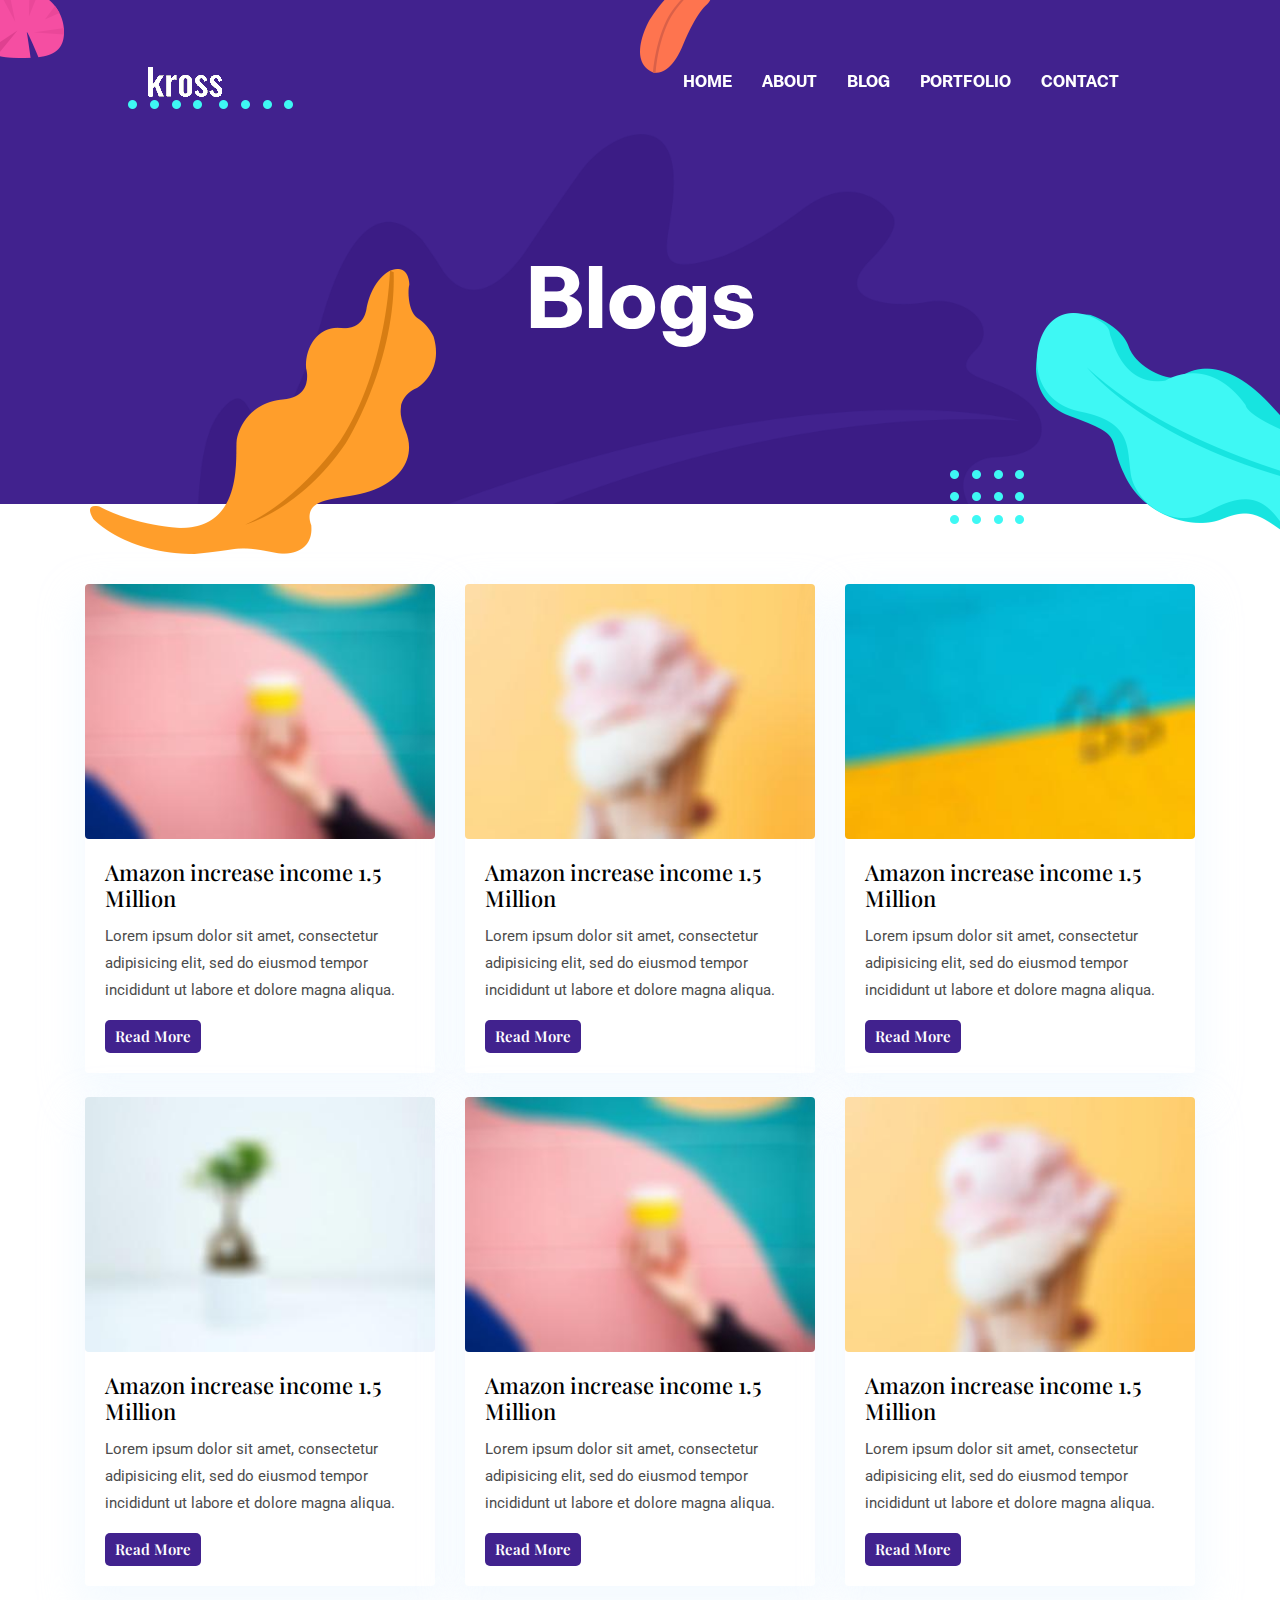
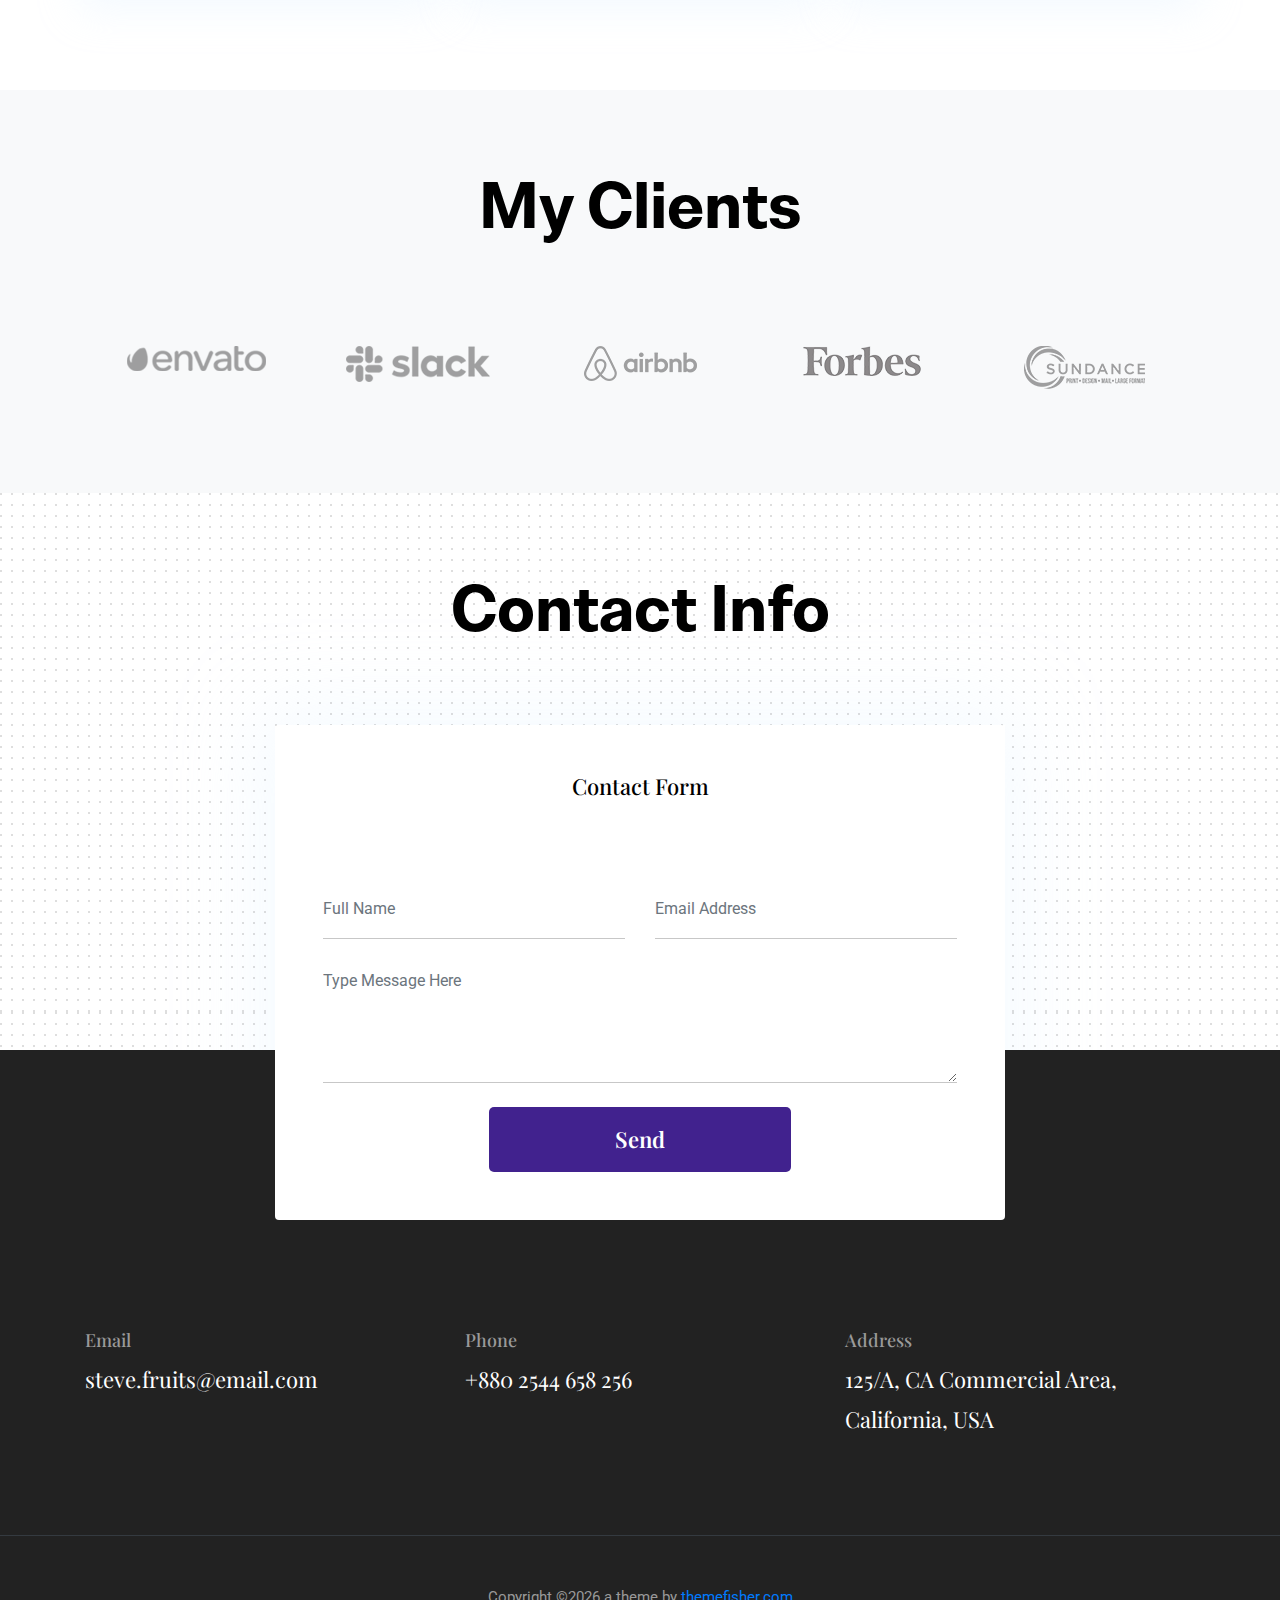
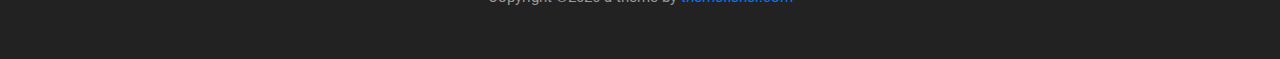
<file: blog.html>
<!DOCTYPE html>
<html lang="zxx">

<head>
  <meta charset="utf-8">
  <title>Kross | Portfolio Template</title>

  <!-- mobile responsive meta -->
  <meta name="viewport" content="width=device-width, initial-scale=1">
  <meta name="viewport" content="width=device-width, initial-scale=1, maximum-scale=1">
  
  <!-- ** Plugins Needed for the Project ** -->
  <!-- Bootstrap -->
  <link rel="stylesheet" href="plugins/bootstrap/bootstrap.min.css">
  <!-- slick slider -->
  <link rel="stylesheet" href="plugins/slick/slick.css">
  <!-- themefy-icon -->
  <link rel="stylesheet" href="plugins/themify-icons/themify-icons.css">

  <!-- Main Stylesheet -->
  <link href="css/style.css" rel="stylesheet">
  
  <!--Favicon-->
  <link rel="shortcut icon" href="images/favicon.ico" type="image/x-icon">
  <link rel="icon" href="images/favicon.ico" type="image/x-icon">

</head>

<body>
  

<header class="navigation fixed-top">
  <nav class="navbar navbar-expand-lg navbar-dark">
    <a class="navbar-brand font-tertiary h3" href="index.html"><img src="images/logo.png" alt="Myself"></a>
    <button class="navbar-toggler" type="button" data-toggle="collapse" data-target="#navigation"
      aria-controls="navigation" aria-expanded="false" aria-label="Toggle navigation">
      <span class="navbar-toggler-icon"></span>
    </button>

    <div class="collapse navbar-collapse text-center" id="navigation">
      <ul class="navbar-nav ml-auto">
        <li class="nav-item active">
          <a class="nav-link" href="index.html">Home</a>
        </li>
        <li class="nav-item">
          <a class="nav-link" href="about.html">about</a>
        </li>
        <li class="nav-item">
          <a class="nav-link" href="blog.html">Blog</a>
        </li>
        <li class="nav-item">
          <a class="nav-link" href="portfolio.html">Portfolio</a>
        </li>
        <li class="nav-item">
          <a class="nav-link" href="contact.html">Contact</a>
        </li>
      </ul>
    </div>
  </nav>
</header>

<!-- page title -->
<section class="page-title bg-primary position-relative">
  <div class="container">
    <div class="row">
      <div class="col-12 text-center">
        <h1 class="text-white font-tertiary">Blogs</h1>
      </div>
    </div>
  </div>
  <!-- background shapes -->
  <img src="images/illustrations/page-title.png" alt="illustrations" class="bg-shape-1 w-100">
  <img src="images/illustrations/leaf-pink-round.png" alt="illustrations" class="bg-shape-2">
  <img src="images/illustrations/dots-cyan.png" alt="illustrations" class="bg-shape-3">
  <img src="images/illustrations/leaf-orange.png" alt="illustrations" class="bg-shape-4">
  <img src="images/illustrations/leaf-yellow.png" alt="illustrations" class="bg-shape-5">
  <img src="images/illustrations/dots-group-cyan.png" alt="illustrations" class="bg-shape-6">
  <img src="images/illustrations/leaf-cyan-lg.png" alt="illustrations" class="bg-shape-7">
</section>
<!-- /page title -->

<!-- blog -->
<section class="section">
  <div class="container">
    <div class="row">
        <div class="col-lg-4 col-sm-6 mb-4">
          <article class="card shadow">
            <img class="rounded card-img-top" src="images/blog/post-5.jpg" alt="post-thumb">
            <div class="card-body">
              <h4 class="card-title"><a class="text-dark" href="blog-single.html">Amazon increase income 1.5 Million</a>
              </h4>
              <p class="cars-text">Lorem ipsum dolor sit amet, consectetur adipisicing elit, sed do eiusmod tempor
                incididunt ut labore et
                dolore magna aliqua.</p>
              <a href="blog-single.html" class="btn btn-xs btn-primary">Read More</a>
            </div>
          </article>
        </div>
      <div class="col-lg-4 col-sm-6 mb-4">
        <article class="card shadow">
          <img class="rounded card-img-top" src="images/blog/post-2.jpg" alt="post-thumb">
          <div class="card-body">
            <h4 class="card-title"><a class="text-dark" href="blog-single.html">Amazon increase income 1.5 Million</a>
            </h4>
            <p class="cars-text">Lorem ipsum dolor sit amet, consectetur adipisicing elit, sed do eiusmod tempor
              incididunt ut labore et
              dolore magna aliqua.</p>
            <a href="blog-single.html" class="btn btn-xs btn-primary">Read More</a>
          </div>
        </article>
      </div>
      <div class="col-lg-4 col-sm-6 mb-4">
        <article class="card shadow">
          <img class="rounded card-img-top" src="images/blog/post-3.jpg" alt="post-thumb">
          <div class="card-body">
            <h4 class="card-title"><a class="text-dark" href="blog-single.html">Amazon increase income 1.5 Million</a>
            </h4>
            <p class="cars-text">Lorem ipsum dolor sit amet, consectetur adipisicing elit, sed do eiusmod tempor
              incididunt ut labore et
              dolore magna aliqua.</p>
            <a href="blog-single.html" class="btn btn-xs btn-primary">Read More</a>
          </div>
        </article>
      </div>
      <div class="col-lg-4 col-sm-6 mb-4">
        <article class="card shadow">
          <img class="rounded card-img-top" src="images/blog/post-4.jpg" alt="post-thumb">
          <div class="card-body">
            <h4 class="card-title"><a class="text-dark" href="blog-single.html">Amazon increase income 1.5 Million</a>
            </h4>
            <p class="cars-text">Lorem ipsum dolor sit amet, consectetur adipisicing elit, sed do eiusmod tempor
              incididunt ut labore et
              dolore magna aliqua.</p>
            <a href="blog-single.html" class="btn btn-xs btn-primary">Read More</a>
          </div>
        </article>
      </div>
      <div class="col-lg-4 col-sm-6 mb-4">
        <article class="card shadow">
          <img class="rounded card-img-top" src="images/blog/post-5.jpg" alt="post-thumb">
          <div class="card-body">
            <h4 class="card-title"><a class="text-dark" href="blog-single.html">Amazon increase income 1.5 Million</a>
            </h4>
            <p class="cars-text">Lorem ipsum dolor sit amet, consectetur adipisicing elit, sed do eiusmod tempor
              incididunt ut labore et
              dolore magna aliqua.</p>
            <a href="blog-single.html" class="btn btn-xs btn-primary">Read More</a>
          </div>
        </article>
      </div>
      <div class="col-lg-4 col-sm-6 mb-4">
        <article class="card shadow">
          <img class="rounded card-img-top" src="images/blog/post-2.jpg" alt="post-thumb">
          <div class="card-body">
            <h4 class="card-title"><a class="text-dark" href="blog-single.html">Amazon increase income 1.5 Million</a>
            </h4>
            <p class="cars-text">Lorem ipsum dolor sit amet, consectetur adipisicing elit, sed do eiusmod tempor
              incididunt ut labore et
              dolore magna aliqua.</p>
            <a href="blog-single.html" class="btn btn-xs btn-primary">Read More</a>
          </div>
        </article>
      </div>
    </div>
  </div>
</section>
<!-- /blog -->

<!-- clients -->
<section class="section bg-light">
  <div class="container">
    <div class="row">
      <div class="col-12 text-center">
        <h2 class="section-title">My Clients</h2>
      </div>
    </div>
    <div class="row">
      <div class="col-12">
        <div class="client-logo-slider d-flex align-items-center">
          <a href="#" class="text-center d-block outline-0 p-4"><img class="d-unset img-fluid"
              src="images/clients-logo/client-logo-1.png" alt="client-logo"></a>
          <a href="#" class="text-center d-block outline-0 p-4"><img class="d-unset img-fluid"
              src="images/clients-logo/client-logo-2.png" alt="client-logo"></a>
          <a href="#" class="text-center d-block outline-0 p-4"><img class="d-unset img-fluid"
              src="images/clients-logo/client-logo-3.png" alt="client-logo"></a>
          <a href="#" class="text-center d-block outline-0 p-4"><img class="d-unset img-fluid"
              src="images/clients-logo/client-logo-4.png" alt="client-logo"></a>
          <a href="#" class="text-center d-block outline-0 p-4"><img class="d-unset img-fluid"
              src="images/clients-logo/client-logo-5.png" alt="client-logo"></a>
          <a href="#" class="text-center d-block outline-0 p-4"><img class="d-unset img-fluid"
              src="images/clients-logo/client-logo-1.png" alt="client-logo"></a>
          <a href="#" class="text-center d-block outline-0 p-4"><img class="d-unset img-fluid"
              src="images/clients-logo/client-logo-2.png" alt="client-logo"></a>
          <a href="#" class="text-center d-block outline-0 p-4"><img class="d-unset img-fluid"
              src="images/clients-logo/client-logo-3.png" alt="client-logo"></a>
          <a href="#" class="text-center d-block outline-0 p-4"><img class="d-unset img-fluid"
              src="images/clients-logo/client-logo-4.png" alt="client-logo"></a>
          <a href="#" class="text-center d-block outline-0 p-4"><img class="d-unset img-fluid"
              src="images/clients-logo/client-logo-5.png" alt="client-logo"></a>
        </div>
      </div>
    </div>
  </div>
</section>
<!-- /clients -->

<!-- contact -->
<section class="section section-on-footer" data-background="images/backgrounds/bg-dots.png">
  <div class="container">
    <div class="row">
      <div class="col-12 text-center">
        <h2 class="section-title">Contact Info</h2>
      </div>
      <div class="col-lg-8 mx-auto">
        <div class="bg-white rounded text-center p-5 shadow-down">
          <h4 class="mb-80">Contact Form</h4>
          <form action="#" class="row">
            <div class="col-md-6">
              <input type="text" id="name" name="name" placeholder="Full Name" class="form-control px-0 mb-4">
            </div>
            <div class="col-md-6">
              <input type="email" id="email" name="email" placeholder="Email Address" class="form-control px-0 mb-4">
            </div>
            <div class="col-12">
              <textarea name="message" id="message" class="form-control px-0 mb-4"
                placeholder="Type Message Here"></textarea>
            </div>
            <div class="col-lg-6 col-10 mx-auto">
              <button class="btn btn-primary w-100">send</button>
            </div>
          </form>
        </div>
      </div>
    </div>
  </div>
</section>
<!-- /contact -->

<!-- footer -->
<footer class="bg-dark footer-section">
  <div class="section">
    <div class="container">
      <div class="row">
        <div class="col-md-4">
          <h5 class="text-light">Email</h5>
          <p class="text-white paragraph-lg font-secondary">steve.fruits@email.com</p>
        </div>
        <div class="col-md-4">
          <h5 class="text-light">Phone</h5>
          <p class="text-white paragraph-lg font-secondary">+880 2544 658 256</p>
        </div>
        <div class="col-md-4">
          <h5 class="text-light">Address</h5>
          <p class="text-white paragraph-lg font-secondary">125/A, CA Commercial Area, California, USA</p>
        </div>
      </div>
    </div>
  </div>
  <div class="border-top text-center border-dark py-5">
    <p class="mb-0 text-light">Copyright ©<script>
        var CurrentYear = new Date().getFullYear()
        document.write(CurrentYear)
      </script> a theme by <a href="https://themefisher.com">themefisher.com</a></p>
  </div>
</footer>
<!-- /footer -->

<!-- jQuery -->
<script src="plugins/jQuery/jquery.min.js"></script>
<!-- Bootstrap JS -->
<script src="plugins/bootstrap/bootstrap.min.js"></script>
<!-- slick slider -->
<script src="plugins/slick/slick.min.js"></script>
<!-- filter -->
<script src="plugins/shuffle/shuffle.min.js"></script>

<!-- Main Script -->
<script src="js/script.js"></script>

</body>
</html>
</file>
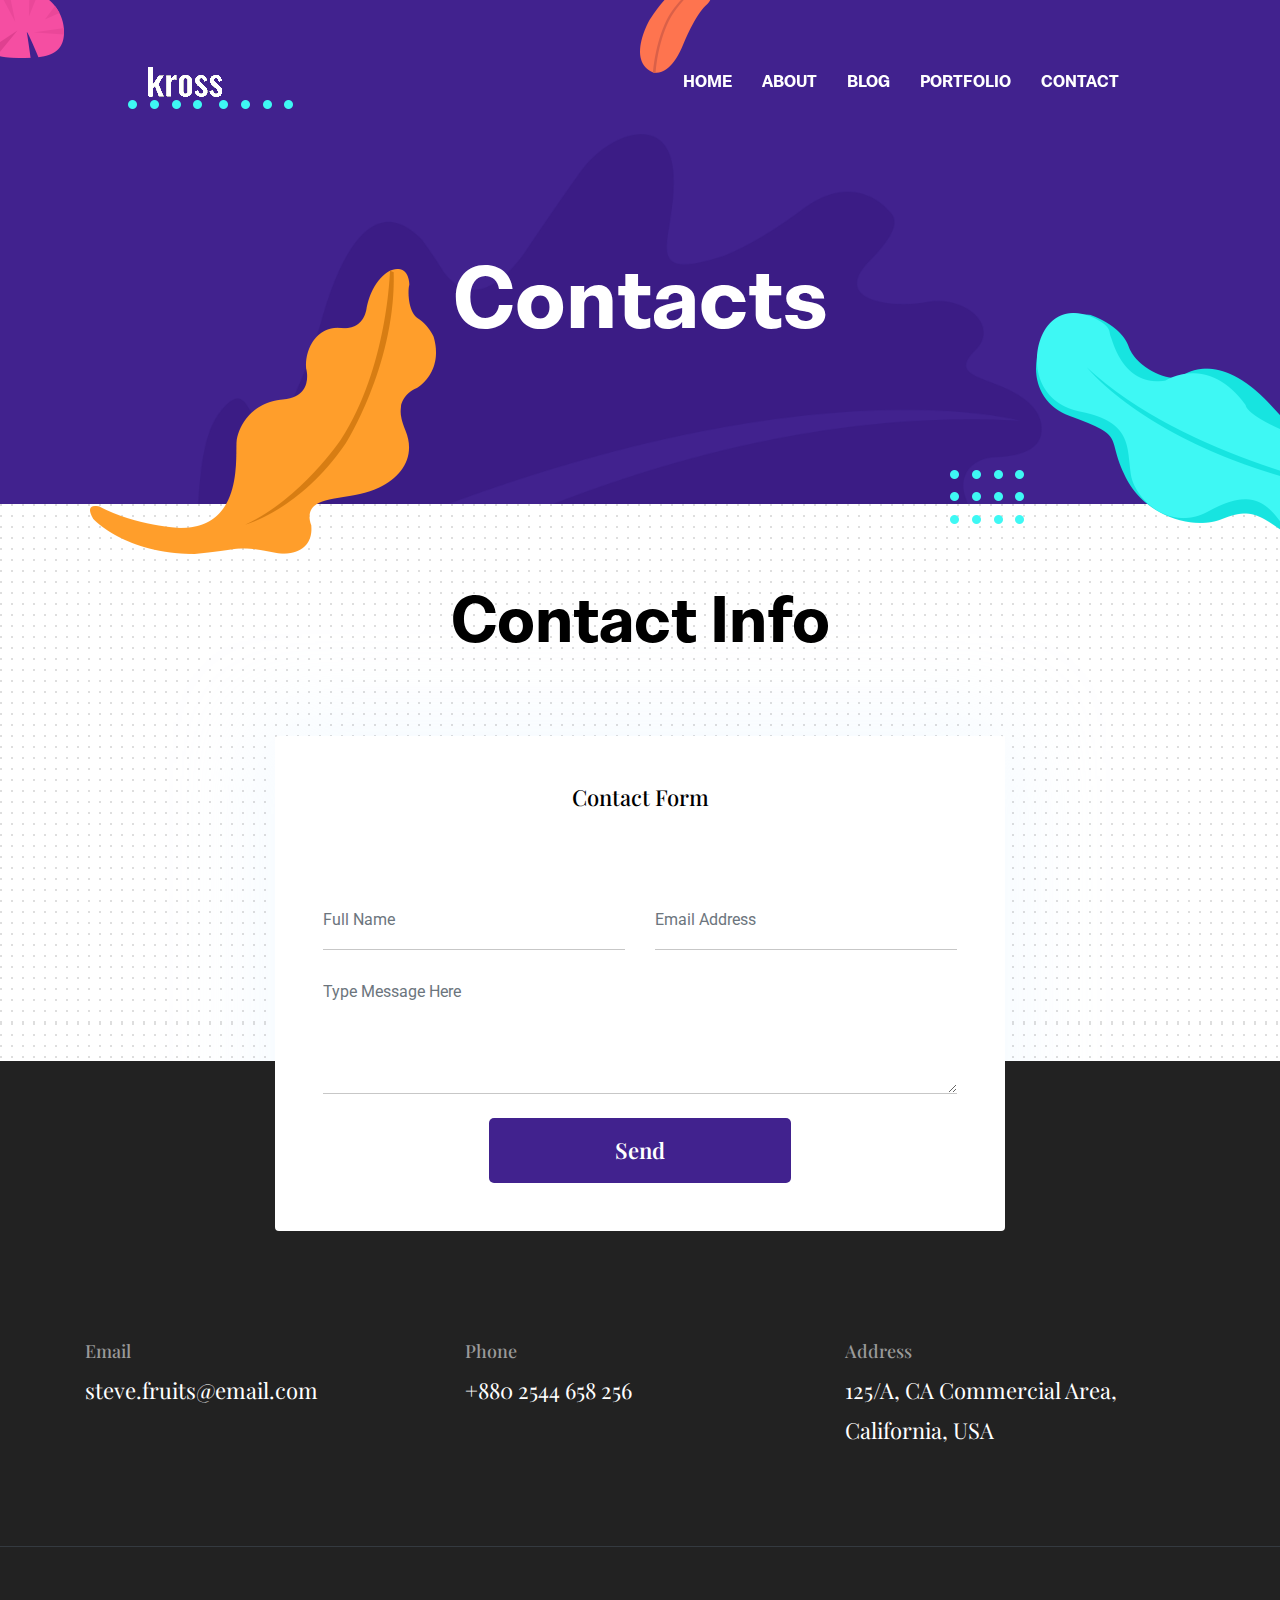
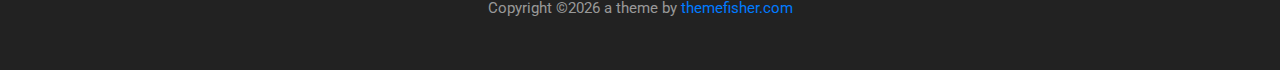
<file: contact.html>
<!DOCTYPE html>
<html lang="zxx">

<head>
  <meta charset="utf-8">
  <title>Kross | Portfolio Template</title>

  <!-- mobile responsive meta -->
  <meta name="viewport" content="width=device-width, initial-scale=1">
  <meta name="viewport" content="width=device-width, initial-scale=1, maximum-scale=1">
  
  <!-- ** Plugins Needed for the Project ** -->
  <!-- Bootstrap -->
  <link rel="stylesheet" href="plugins/bootstrap/bootstrap.min.css">
  <!-- slick slider -->
  <link rel="stylesheet" href="plugins/slick/slick.css">
  <!-- themefy-icon -->
  <link rel="stylesheet" href="plugins/themify-icons/themify-icons.css">

  <!-- Main Stylesheet -->
  <link href="css/style.css" rel="stylesheet">
  
  <!--Favicon-->
  <link rel="shortcut icon" href="images/favicon.ico" type="image/x-icon">
  <link rel="icon" href="images/favicon.ico" type="image/x-icon">

</head>

<body>
  

<header class="navigation fixed-top">
  <nav class="navbar navbar-expand-lg navbar-dark">
    <a class="navbar-brand font-tertiary h3" href="index.html"><img src="images/logo.png" alt="Myself"></a>
    <button class="navbar-toggler" type="button" data-toggle="collapse" data-target="#navigation"
      aria-controls="navigation" aria-expanded="false" aria-label="Toggle navigation">
      <span class="navbar-toggler-icon"></span>
    </button>

    <div class="collapse navbar-collapse text-center" id="navigation">
      <ul class="navbar-nav ml-auto">
        <li class="nav-item active">
          <a class="nav-link" href="index.html">Home</a>
        </li>
        <li class="nav-item">
          <a class="nav-link" href="about.html">about</a>
        </li>
        <li class="nav-item">
          <a class="nav-link" href="blog.html">Blog</a>
        </li>
        <li class="nav-item">
          <a class="nav-link" href="portfolio.html">Portfolio</a>
        </li>
        <li class="nav-item">
          <a class="nav-link" href="contact.html">Contact</a>
        </li>
      </ul>
    </div>
  </nav>
</header>

<!-- page title -->
<section class="page-title bg-primary position-relative">
  <div class="container">
    <div class="row">
      <div class="col-12 text-center">
        <h1 class="text-white font-tertiary">Contacts</h1>
      </div>
    </div>
  </div>
  <!-- background shapes -->
  <img src="images/illustrations/page-title.png" alt="illustrations" class="bg-shape-1 w-100">
  <img src="images/illustrations/leaf-pink-round.png" alt="illustrations" class="bg-shape-2">
  <img src="images/illustrations/dots-cyan.png" alt="illustrations" class="bg-shape-3">
  <img src="images/illustrations/leaf-orange.png" alt="illustrations" class="bg-shape-4">
  <img src="images/illustrations/leaf-yellow.png" alt="illustrations" class="bg-shape-5">
  <img src="images/illustrations/dots-group-cyan.png" alt="illustrations" class="bg-shape-6">
  <img src="images/illustrations/leaf-cyan-lg.png" alt="illustrations" class="bg-shape-7">
</section>
<!-- /page title -->

<!-- contact -->
<section class="section section-on-footer" data-background="images/backgrounds/bg-dots.png">
  <div class="container">
    <div class="row">
      <div class="col-12 text-center">
        <h2 class="section-title">Contact Info</h2>
      </div>
      <div class="col-lg-8 mx-auto">
        <div class="bg-white rounded text-center p-5 shadow-down">
          <h4 class="mb-80">Contact Form</h4>
          <form action="#" class="row">
            <div class="col-md-6">
              <input type="text" id="name" name="name" placeholder="Full Name" class="form-control px-0 mb-4">
            </div>
            <div class="col-md-6">
              <input type="email" id="email" name="email" placeholder="Email Address" class="form-control px-0 mb-4">
            </div>
            <div class="col-12">
              <textarea name="message" id="message" class="form-control px-0 mb-4"
                placeholder="Type Message Here"></textarea>
            </div>
            <div class="col-lg-6 col-10 mx-auto">
              <button class="btn btn-primary w-100">send</button>
            </div>
          </form>
        </div>
      </div>
    </div>
  </div>
</section>
<!-- /contact -->

<!-- footer -->
<footer class="bg-dark footer-section">
  <div class="section">
    <div class="container">
      <div class="row">
        <div class="col-md-4">
          <h5 class="text-light">Email</h5>
          <p class="text-white paragraph-lg font-secondary">steve.fruits@email.com</p>
        </div>
        <div class="col-md-4">
          <h5 class="text-light">Phone</h5>
          <p class="text-white paragraph-lg font-secondary">+880 2544 658 256</p>
        </div>
        <div class="col-md-4">
          <h5 class="text-light">Address</h5>
          <p class="text-white paragraph-lg font-secondary">125/A, CA Commercial Area, California, USA</p>
        </div>
      </div>
    </div>
  </div>
  <div class="border-top text-center border-dark py-5">
    <p class="mb-0 text-light">Copyright ©<script>
        var CurrentYear = new Date().getFullYear()
        document.write(CurrentYear)
      </script> a theme by <a href="https://themefisher.com">themefisher.com</a></p>
  </div>
</footer>
<!-- /footer -->

<!-- jQuery -->
<script src="plugins/jQuery/jquery.min.js"></script>
<!-- Bootstrap JS -->
<script src="plugins/bootstrap/bootstrap.min.js"></script>
<!-- slick slider -->
<script src="plugins/slick/slick.min.js"></script>
<!-- filter -->
<script src="plugins/shuffle/shuffle.min.js"></script>

<!-- Main Script -->
<script src="js/script.js"></script>

</body>
</html>
</file>
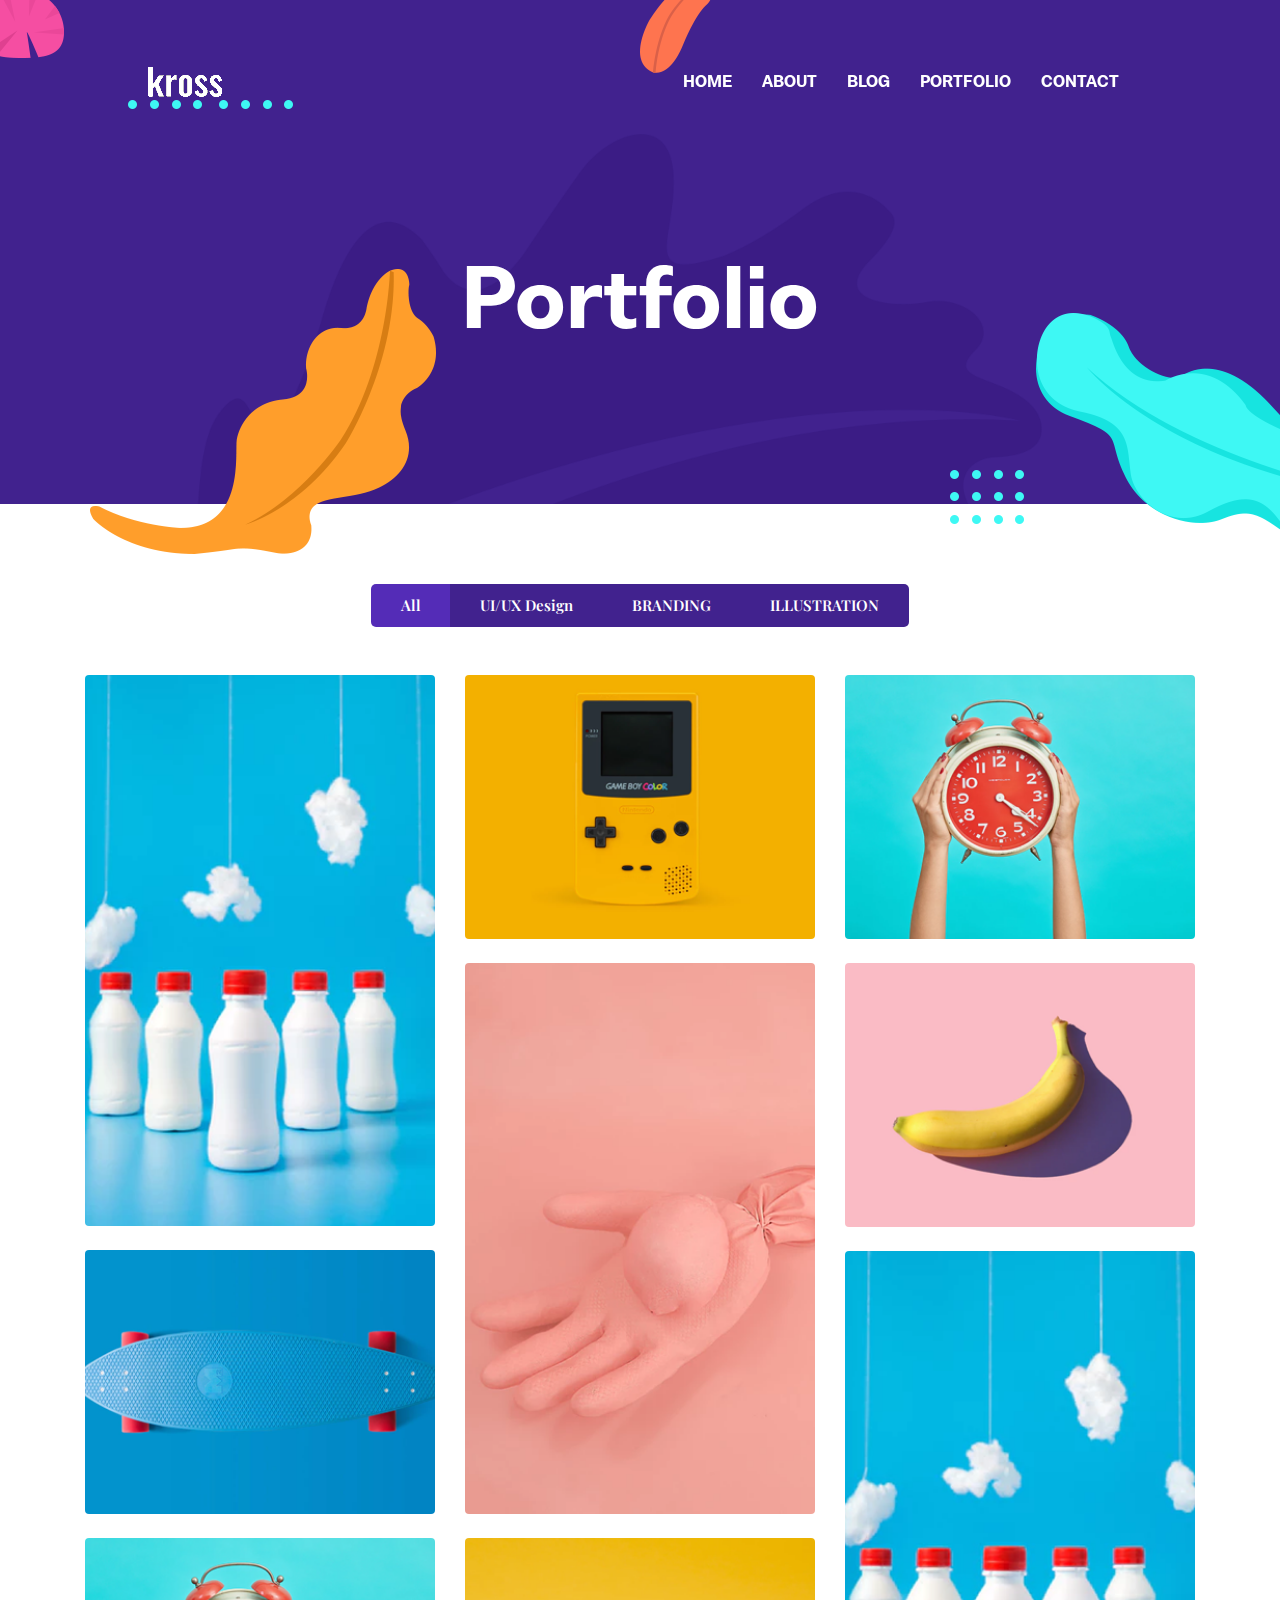
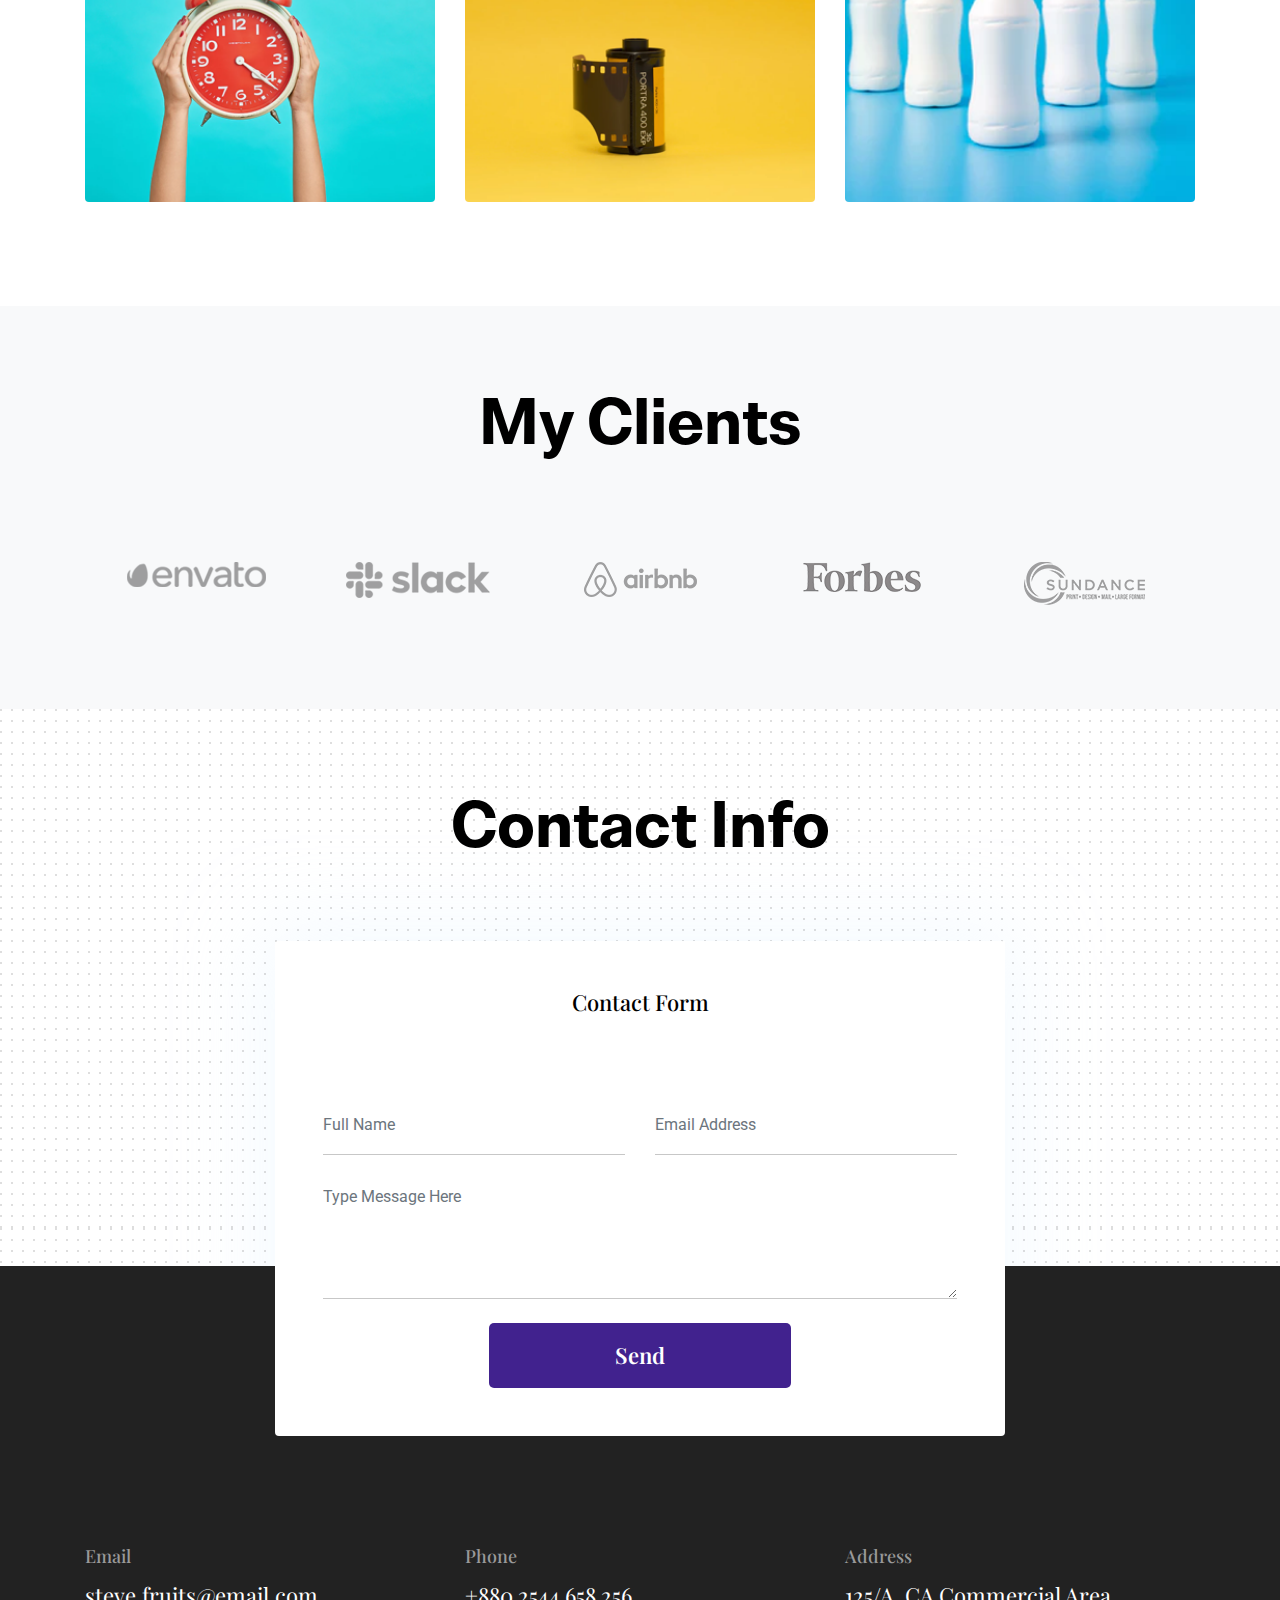
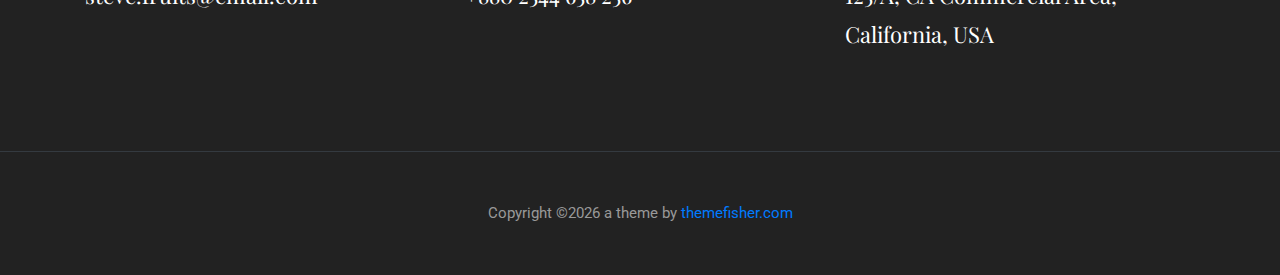
<file: portfolio.html>
<!DOCTYPE html>
<html lang="zxx">

<head>
  <meta charset="utf-8">
  <title>Kross | Portfolio Template</title>

  <!-- mobile responsive meta -->
  <meta name="viewport" content="width=device-width, initial-scale=1">
  <meta name="viewport" content="width=device-width, initial-scale=1, maximum-scale=1">
  
  <!-- ** Plugins Needed for the Project ** -->
  <!-- Bootstrap -->
  <link rel="stylesheet" href="plugins/bootstrap/bootstrap.min.css">
  <!-- slick slider -->
  <link rel="stylesheet" href="plugins/slick/slick.css">
  <!-- themefy-icon -->
  <link rel="stylesheet" href="plugins/themify-icons/themify-icons.css">

  <!-- Main Stylesheet -->
  <link href="css/style.css" rel="stylesheet">
  
  <!--Favicon-->
  <link rel="shortcut icon" href="images/favicon.ico" type="image/x-icon">
  <link rel="icon" href="images/favicon.ico" type="image/x-icon">

</head>

<body>
  

<header class="navigation fixed-top">
  <nav class="navbar navbar-expand-lg navbar-dark">
    <a class="navbar-brand font-tertiary h3" href="index.html"><img src="images/logo.png" alt="Myself"></a>
    <button class="navbar-toggler" type="button" data-toggle="collapse" data-target="#navigation"
      aria-controls="navigation" aria-expanded="false" aria-label="Toggle navigation">
      <span class="navbar-toggler-icon"></span>
    </button>

    <div class="collapse navbar-collapse text-center" id="navigation">
      <ul class="navbar-nav ml-auto">
        <li class="nav-item active">
          <a class="nav-link" href="index.html">Home</a>
        </li>
        <li class="nav-item">
          <a class="nav-link" href="about.html">about</a>
        </li>
        <li class="nav-item">
          <a class="nav-link" href="blog.html">Blog</a>
        </li>
        <li class="nav-item">
          <a class="nav-link" href="portfolio.html">Portfolio</a>
        </li>
        <li class="nav-item">
          <a class="nav-link" href="contact.html">Contact</a>
        </li>
      </ul>
    </div>
  </nav>
</header>

<!-- page title -->
<section class="page-title bg-primary position-relative">
  <div class="container">
    <div class="row">
      <div class="col-12 text-center">
        <h1 class="text-white font-tertiary">Portfolio</h1>
      </div>
    </div>
  </div>
  <!-- background shapes -->
  <img src="images/illustrations/page-title.png" alt="illustrations" class="bg-shape-1 w-100">
  <img src="images/illustrations/leaf-pink-round.png" alt="illustrations" class="bg-shape-2">
  <img src="images/illustrations/dots-cyan.png" alt="illustrations" class="bg-shape-3">
  <img src="images/illustrations/leaf-orange.png" alt="illustrations" class="bg-shape-4">
  <img src="images/illustrations/leaf-yellow.png" alt="illustrations" class="bg-shape-5">
  <img src="images/illustrations/dots-group-cyan.png" alt="illustrations" class="bg-shape-6">
  <img src="images/illustrations/leaf-cyan-lg.png" alt="illustrations" class="bg-shape-7">
</section>
<!-- /page title -->

<!-- portfolio -->
<section class="section">
  <div class="container">
    <div class="row mb-5">
      <div class="col-12">
        <div class="btn-group btn-group-toggle justify-content-center d-flex" data-toggle="buttons">
          <label class="btn btn-sm btn-primary active">
            <input type="radio" name="shuffle-filter" value="all" checked="checked" />All
          </label>
          <label class="btn btn-sm btn-primary">
            <input type="radio" name="shuffle-filter" value="design" />UI/UX Design
          </label>
          <label class="btn btn-sm btn-primary">
            <input type="radio" name="shuffle-filter" value="branding" />BRANDING
          </label>
          <label class="btn btn-sm btn-primary">
            <input type="radio" name="shuffle-filter" value="illustration" />ILLUSTRATION
          </label>
        </div>
      </div>
    </div>
    <div class="row shuffle-wrapper">
      <div class="col-lg-4 col-6 mb-4 shuffle-item" data-groups="[&quot;design&quot;,&quot;illustration&quot;]">
        <div class="position-relative rounded hover-wrapper">
          <img src="images/portfolio/item-1.png" alt="portfolio-image" class="img-fluid rounded w-100 d-block">
          <div class="hover-overlay">
            <div class="hover-content">
              <a class="btn btn-light btn-sm" href="project-single.html">view project</a>
            </div>
          </div>
        </div>
      </div>
      <div class="col-lg-4 col-6 mb-4 shuffle-item" data-groups="[&quot;branding&quot;]">
        <div class="position-relative rounded hover-wrapper">
          <img src="images/portfolio/item-2.png" alt="portfolio-image" class="img-fluid rounded w-100 d-block">
          <div class="hover-overlay">
            <div class="hover-content">
              <a class="btn btn-light btn-sm" href="project-single.html">view project</a>
            </div>
          </div>
        </div>
      </div>
      <div class="col-lg-4 col-6 mb-4 shuffle-item" data-groups="[&quot;illustration&quot;]">
        <div class="position-relative rounded hover-wrapper">
          <img src="images/portfolio/item-3.png" alt="portfolio-image" class="img-fluid rounded w-100 d-block">
          <div class="hover-overlay">
            <div class="hover-content">
              <a class="btn btn-light btn-sm" href="project-single.html">view project</a>
            </div>
          </div>
        </div>
      </div>
      <div class="col-lg-4 col-6 mb-4 shuffle-item" data-groups="[&quot;design&quot;,&quot;branding&quot;]">
        <div class="position-relative rounded hover-wrapper">
          <img src="images/portfolio/item-6.png" alt="portfolio-image" class="img-fluid rounded w-100 d-block">
          <div class="hover-overlay">
            <div class="hover-content">
              <a class="btn btn-light btn-sm" href="project-single.html">view project</a>
            </div>
          </div>
        </div>
      </div>
      <div class="col-lg-4 col-6 mb-4 shuffle-item" data-groups="[&quot;illustration&quot;]">
        <div class="position-relative rounded hover-wrapper">
          <img src="images/portfolio/item-8.png" alt="portfolio-image" class="img-fluid rounded w-100 d-block">
          <div class="hover-overlay">
            <div class="hover-content">
              <a class="btn btn-light btn-sm" href="project-single.html">view project</a>
            </div>
          </div>
        </div>
      </div>
      <div class="col-lg-4 col-6 mb-4 shuffle-item" data-groups="[&quot;design&quot;]">
        <div class="position-relative rounded hover-wrapper">
          <img src="images/portfolio/item-5.png" alt="portfolio-image" class="img-fluid rounded w-100 d-block">
          <div class="hover-overlay">
            <div class="hover-content">
              <a class="btn btn-light btn-sm" href="project-single.html">view project</a>
            </div>
          </div>
        </div>
      </div>
      <div class="col-lg-4 col-6 mb-4 shuffle-item" data-groups="[&quot;branding&quot;]">
        <div class="position-relative rounded hover-wrapper">
          <img src="images/portfolio/item-1.png" alt="portfolio-image" class="img-fluid rounded w-100 d-block">
          <div class="hover-overlay">
            <div class="hover-content">
              <a class="btn btn-light btn-sm" href="project-single.html">view project</a>
            </div>
          </div>
        </div>
      </div>
      <div class="col-lg-4 col-6 mb-4 shuffle-item" data-groups="[&quot;design&quot;,&quot;illustration&quot;,&quot;branding&quot;]">
        <div class="position-relative rounded hover-wrapper">
          <img src="images/portfolio/item-3.png" alt="portfolio-image" class="img-fluid rounded w-100 d-block">
          <div class="hover-overlay">
            <div class="hover-content">
              <a class="btn btn-light btn-sm" href="project-single.html">view project</a>
            </div>
          </div>
        </div>
      </div>
      <div class="col-lg-4 col-6 mb-4 shuffle-item illustration" data-groups="[&quot;illustration&quot;]">
        <div class="position-relative rounded hover-wrapper">
          <img src="images/portfolio/item-7.png" alt="portfolio-image" class="img-fluid rounded w-100 d-block">
          <div class="hover-overlay">
            <div class="hover-content">
              <a class="btn btn-light btn-sm" href="project-single.html">view project</a>
            </div>
          </div>
        </div>
      </div>
    </div>
  </div>
</section>
<!-- /portfolio -->

<!-- clients -->
<section class="section bg-light">
  <div class="container">
    <div class="row">
      <div class="col-12 text-center">
        <h2 class="section-title">My Clients</h2>
      </div>
    </div>
    <div class="row">
      <div class="col-12">
        <div class="client-logo-slider d-flex align-items-center">
          <a href="#" class="text-center d-block outline-0 p-4"><img class="d-unset img-fluid"
              src="images/clients-logo/client-logo-1.png" alt="client-logo"></a>
          <a href="#" class="text-center d-block outline-0 p-4"><img class="d-unset img-fluid"
              src="images/clients-logo/client-logo-2.png" alt="client-logo"></a>
          <a href="#" class="text-center d-block outline-0 p-4"><img class="d-unset img-fluid"
              src="images/clients-logo/client-logo-3.png" alt="client-logo"></a>
          <a href="#" class="text-center d-block outline-0 p-4"><img class="d-unset img-fluid"
              src="images/clients-logo/client-logo-4.png" alt="client-logo"></a>
          <a href="#" class="text-center d-block outline-0 p-4"><img class="d-unset img-fluid"
              src="images/clients-logo/client-logo-5.png" alt="client-logo"></a>
          <a href="#" class="text-center d-block outline-0 p-4"><img class="d-unset img-fluid"
              src="images/clients-logo/client-logo-1.png" alt="client-logo"></a>
          <a href="#" class="text-center d-block outline-0 p-4"><img class="d-unset img-fluid"
              src="images/clients-logo/client-logo-2.png" alt="client-logo"></a>
          <a href="#" class="text-center d-block outline-0 p-4"><img class="d-unset img-fluid"
              src="images/clients-logo/client-logo-3.png" alt="client-logo"></a>
          <a href="#" class="text-center d-block outline-0 p-4"><img class="d-unset img-fluid"
              src="images/clients-logo/client-logo-4.png" alt="client-logo"></a>
          <a href="#" class="text-center d-block outline-0 p-4"><img class="d-unset img-fluid"
              src="images/clients-logo/client-logo-5.png" alt="client-logo"></a>
        </div>
      </div>
    </div>
  </div>
</section>
<!-- /clients -->

<!-- contact -->
<section class="section section-on-footer" data-background="images/backgrounds/bg-dots.png">
  <div class="container">
    <div class="row">
      <div class="col-12 text-center">
        <h2 class="section-title">Contact Info</h2>
      </div>
      <div class="col-lg-8 mx-auto">
        <div class="bg-white rounded text-center p-5 shadow-down">
          <h4 class="mb-80">Contact Form</h4>
          <form action="#" class="row">
            <div class="col-md-6">
              <input type="text" id="name" name="name" placeholder="Full Name" class="form-control px-0 mb-4">
            </div>
            <div class="col-md-6">
              <input type="email" id="email" name="email" placeholder="Email Address" class="form-control px-0 mb-4">
            </div>
            <div class="col-12">
              <textarea name="message" id="message" class="form-control px-0 mb-4"
                placeholder="Type Message Here"></textarea>
            </div>
            <div class="col-lg-6 col-10 mx-auto">
              <button class="btn btn-primary w-100">send</button>
            </div>
          </form>
        </div>
      </div>
    </div>
  </div>
</section>
<!-- /contact -->

<!-- footer -->
<footer class="bg-dark footer-section">
  <div class="section">
    <div class="container">
      <div class="row">
        <div class="col-md-4">
          <h5 class="text-light">Email</h5>
          <p class="text-white paragraph-lg font-secondary">steve.fruits@email.com</p>
        </div>
        <div class="col-md-4">
          <h5 class="text-light">Phone</h5>
          <p class="text-white paragraph-lg font-secondary">+880 2544 658 256</p>
        </div>
        <div class="col-md-4">
          <h5 class="text-light">Address</h5>
          <p class="text-white paragraph-lg font-secondary">125/A, CA Commercial Area, California, USA</p>
        </div>
      </div>
    </div>
  </div>
  <div class="border-top text-center border-dark py-5">
    <p class="mb-0 text-light">Copyright ©<script>
        var CurrentYear = new Date().getFullYear()
        document.write(CurrentYear)
      </script> a theme by <a href="https://themefisher.com">themefisher.com</a></p>
  </div>
</footer>
<!-- /footer -->

<!-- jQuery -->
<script src="plugins/jQuery/jquery.min.js"></script>
<!-- Bootstrap JS -->
<script src="plugins/bootstrap/bootstrap.min.js"></script>
<!-- slick slider -->
<script src="plugins/slick/slick.min.js"></script>
<!-- filter -->
<script src="plugins/shuffle/shuffle.min.js"></script>

<!-- Main Script -->
<script src="js/script.js"></script>

</body>
</html>
</file>
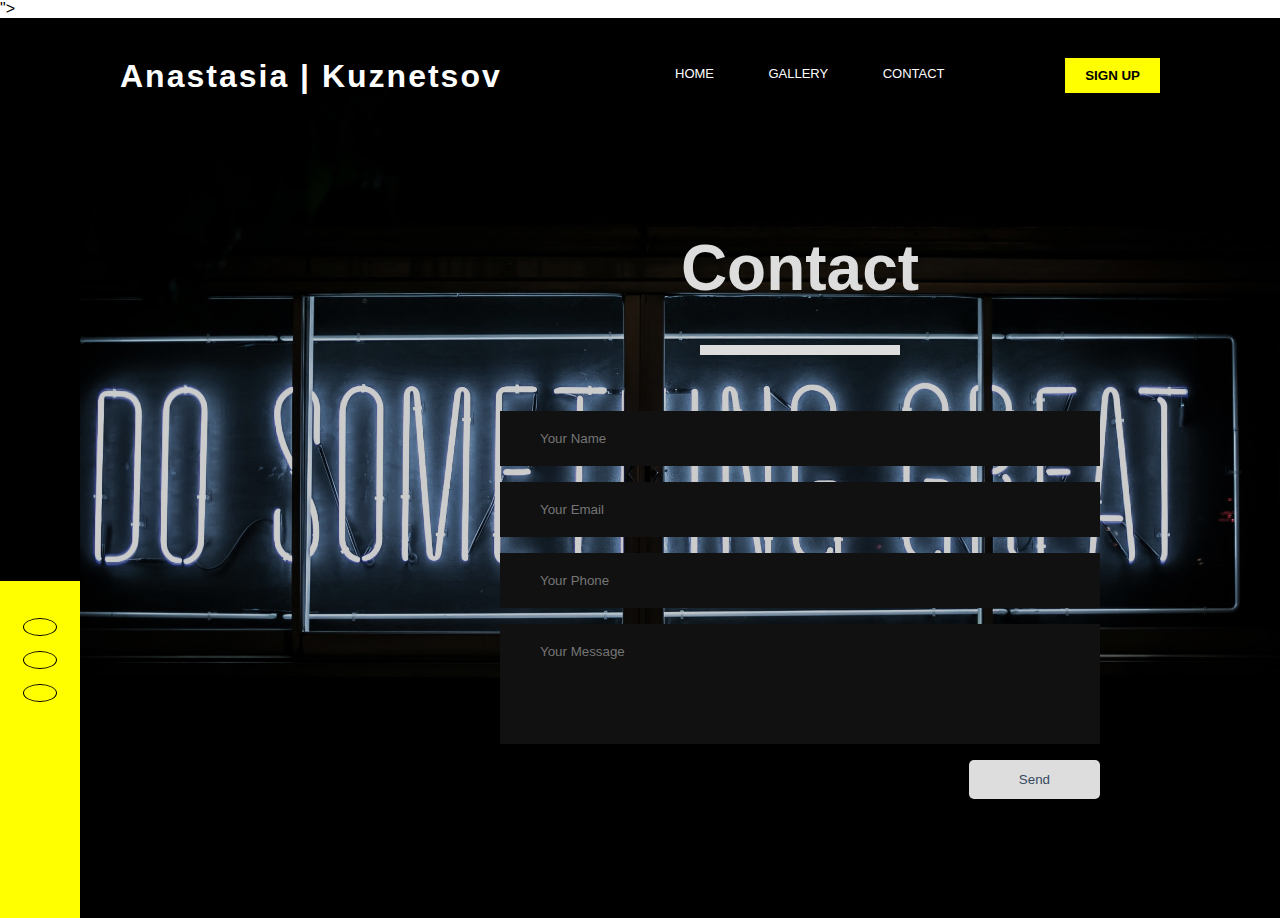
<file: art-web/contact2.html>
<!DOCTYPE html>
<html lang="en">
<head>
    <meta charset="UTF-8">
    <meta name="viewport" content="width=device-width, initial-scale=1.0">
    <title>Contact</title>
    <link rel="stylesheet" href="style2.css">
    <link rel="stylesheet" href="https://cdnjs.cloudflare.com/ajax/libs/font-awesome/5.15.1/css/all.min.css" integrity="sha512-+4zCK9k+qNFUR5X+cKL9EIR+ZOhtIloNl9GIKS57V1MyNsYpYcUrUeQc9vNfzsWfV28IaLL3i96P9sdNyeRssA==" crossorigin="anonymous" />">
</head>
<body>
    <div class="contact-container">
        <div class="nav-bar">
            <div class="nav-logo">
                <h1>Anastasia | Kuznetsov</h1>
            </div>

            <div class="nav-links">
                <ul>
                    <a href="index2.html"><li>Home</li></a>
                    <a href="gallery2.html"><li>Gallery</li></a>
                    <a href="contact2.html"><li>Contact</li></a>
                </ul>
                <button type="button" class="btn">Sign Up</button>
            </div>
        </div>

        <div class="contact-section">
           
            <h1>Contact</h1>
           <div class="border"></div>
           <form class="contact-form" action="index.html" method="POST">
               <input type="text" class="contact-form-text" placeholder="Your Name">
               
               <input type="email" class="contact-form-text" placeholder="Your Email">
               
               <input type="text" class="contact-form-text" placeholder="Your Phone">
               
               <textarea  class="contact-form-text" placeholder="Your Message"></textarea>
               
               <input type="submit" class="contact-form-btn" value="Send">
           </form>
        
           
        </div>

        <div class="vertical-bar">
            <div class="search-icon">
                <i class="fas fa-th-list" ></i>
                <i class="fas fa-search" ></i>
            </div>
            
            <div class="social-icon">
                <i class="fab fa-facebook-f"></i>
                <i class="fab fa-instagram"></i>
                <i class="fab fa-twitter"></i>
                
            </div>
        </div>
        
    </div>

    
</body>
</html>
</file>
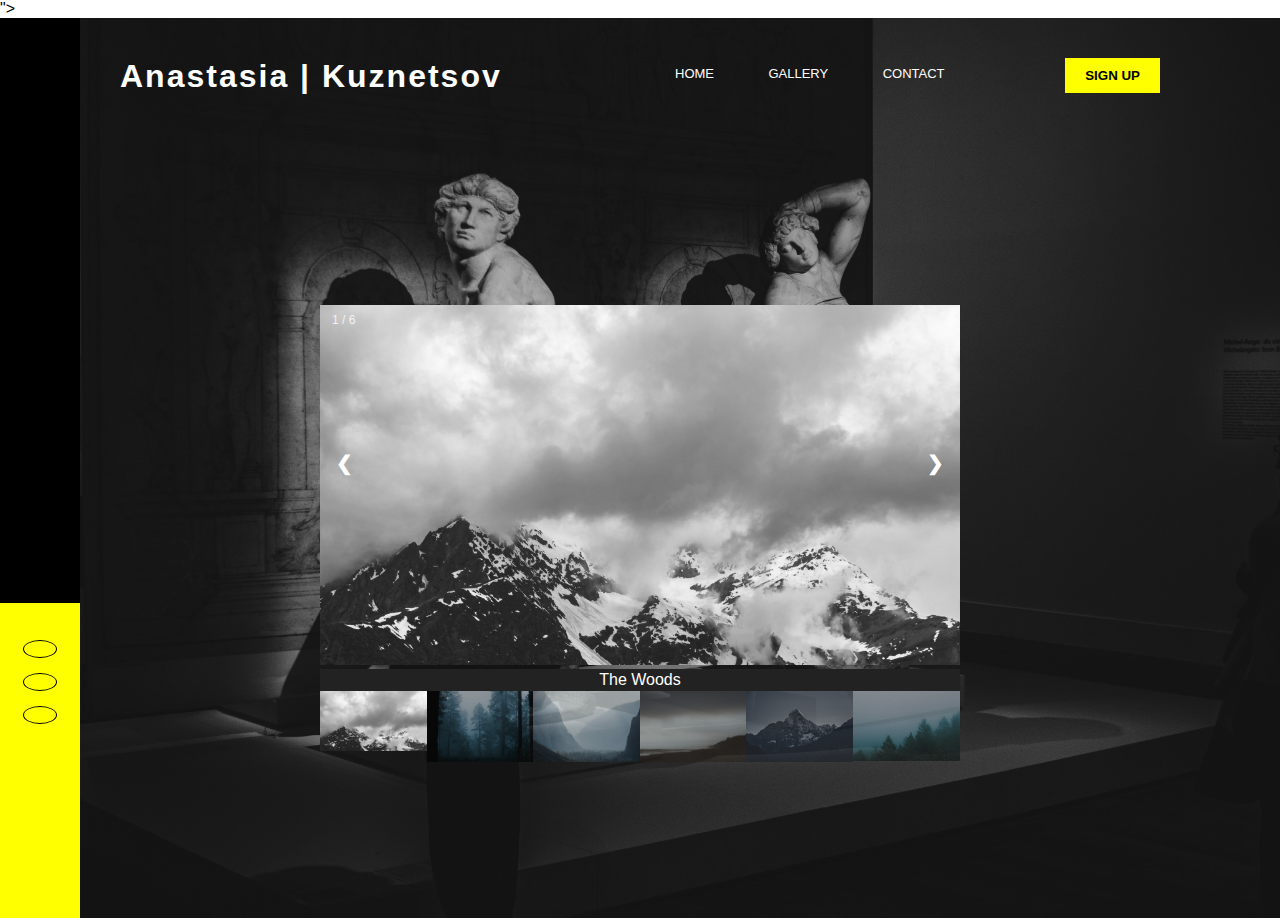
<file: art-web/gallery2.html>
<!DOCTYPE html>
<html lang="en">
<head>
    <meta charset="UTF-8">
    <meta name="viewport" content="width=device-width, initial-scale=1.0">
    <title>Gallery</title>
    <link rel="stylesheet" href="style2-2.css">
    <link rel="stylesheet" href="https://cdnjs.cloudflare.com/ajax/libs/font-awesome/5.15.1/css/all.min.css" integrity="sha512-+4zCK9k+qNFUR5X+cKL9EIR+ZOhtIloNl9GIKS57V1MyNsYpYcUrUeQc9vNfzsWfV28IaLL3i96P9sdNyeRssA==" crossorigin="anonymous" />">
</head>
<body>
    <div class="gallery-container">
        <div class="nav-bar">
            <div class="nav-logo">
                <h1>Anastasia | Kuznetsov</h1>
            </div>

            <div class="nav-links">
                <ul>
                    <a href="index2.html"><li>Home</li></a>
                    <a href="gallery2.html"><li>Gallery</li></a>
                    <a href="contact2.html"><li>Contact</li></a>
                </ul>
                <button type="button" class="btn">Sign Up</button>
            </div>
        </div>

        <div class="banner-title">
            
        </div>


            <!-- Container for the image gallery -->
        <div class="container">

            <!-- Full-width images with number text -->
            <div class="mySlides">
                <div class="numbertext">1 / 6</div>
                <img src="images/art1.jpg" style="width:100%">
            </div>
        
            <div class="mySlides">
                <div class="numbertext">2 / 6</div>
                <img src="images/art2.jpg" style="width:100%">
            </div>
        
            <div class="mySlides">
                <div class="numbertext">3 / 6</div>
                <img src="images/art3.jpg" style="width:100%">
            </div>
        
            <div class="mySlides">
                <div class="numbertext">4 / 6</div>
                <img src="images/art4.jpg" style="width:100%">
            </div>
        
            <div class="mySlides">
                <div class="numbertext">5 / 6</div>
                <img src="images/art5.jpg" style="width:100%">
            </div>
        
            <div class="mySlides">
                <div class="numbertext">6 / 6</div>
                <img src="images/art6.jpg" style="width:100%">
            </div>
        
            <!-- Next and previous buttons -->
            <a class="prev" onclick="plusSlides(-1)">&#10094;</a>
            <a class="next" onclick="plusSlides(1)">&#10095;</a>
        
            <!-- Image text -->
            <div class="caption-container">
                <p id="caption"></p>
            </div>
        
            <!-- Thumbnail images -->
            <div class="row">
                <div class="column">
                    <img class="demo cursor" src="images/art1.jpg" style="width:100%" onclick="currentSlide(1)" alt="The Woods">
                </div>
                <div class="column">
                    <img class="demo cursor" src="images/art2.jpg" style="width:100%" onclick="currentSlide(2)" alt="Cinque Terre">
                </div>
                <div class="column">
                    <img class="demo cursor" src="images/art3.jpg" style="width:100%" onclick="currentSlide(3)" alt="Mountains and fjords">
                </div>
                <div class="column">
                    <img class="demo cursor" src="images/art4.jpg" style="width:100%" onclick="currentSlide(4)" alt="Northern Lights">
                </div>
                <div class="column">
                    <img class="demo cursor" src="images/art5.jpg" style="width:100%" onclick="currentSlide(5)" alt="Nature and sunrise">
                </div>
                <div class="column">
                    <img class="demo cursor" src="images/art6.jpg" style="width:100%" onclick="currentSlide(6)" alt="Snowy Mountains">
                </div>
            </div>
        </div>

            <div class="vertical-bar">
                <div class="search-icon">
                    <i class="fas fa-th-list" ></i>
                    <i class="fas fa-search" ></i>
                </div>
                
                <div class="social-icon">
                    <i class="fab fa-facebook-f"></i>
                    <i class="fab fa-instagram"></i>
                    <i class="fab fa-twitter"></i>
                    
                </div>
            </div>
        
       
    </div>

    <script src="app.js"></script>
</body>
</html>
</file>
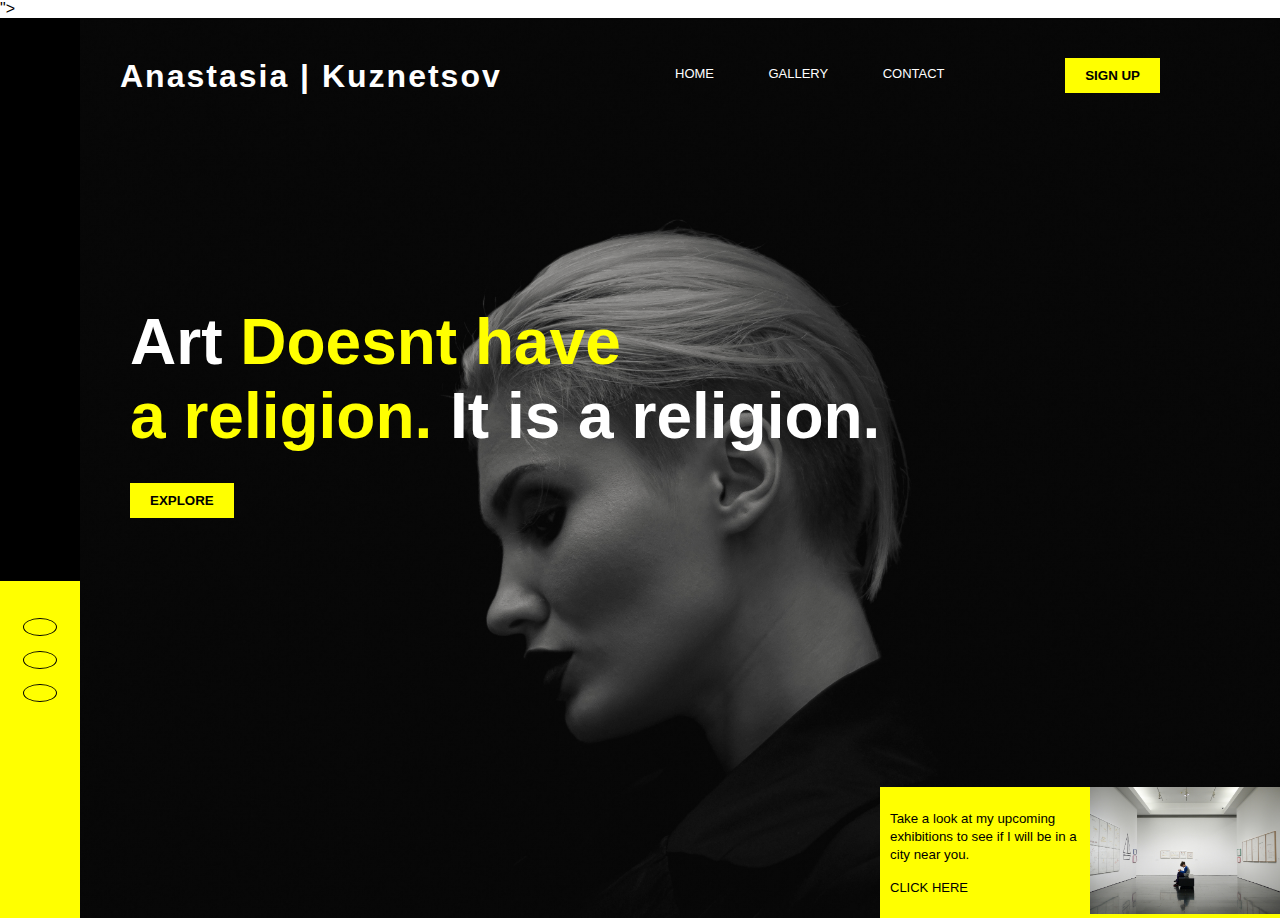
<file: art-web/index2.html>
<!DOCTYPE html>
<html lang="en">
<head>
    <meta charset="UTF-8">
    <meta name="viewport" content="width=device-width, initial-scale=1.0">
    <title>Home</title>
    <link rel="stylesheet" href="style2.css">
    <!-- <link rel="stylesheet" href="https://stackpath.bootstrapcdn.com/font-awesome/4.7.0/css/font-awesome.min.css"> -->
    <link rel="stylesheet" href="https://cdnjs.cloudflare.com/ajax/libs/font-awesome/5.15.1/css/all.min.css" integrity="sha512-+4zCK9k+qNFUR5X+cKL9EIR+ZOhtIloNl9GIKS57V1MyNsYpYcUrUeQc9vNfzsWfV28IaLL3i96P9sdNyeRssA==" crossorigin="anonymous" />">
</head>
<body>
    <div class="hero">
        <div class="nav-bar">
            <div class="nav-logo">
                <h1>Anastasia | Kuznetsov</h1>
            </div>

            <div class="nav-links">
                <ul>
                    <a href="index2.html"><li>Home</li></a>
                    <a href="gallery2.html"><li>Gallery</li></a>
                    <a href="contact2.html"><li>Contact</li></a>
                </ul>
                <button type="button" class="btn">Sign Up</button>
            </div>
        </div>

        <div class="banner-title">
            <h1>Art <span>Doesnt have<br> a religion.</span> It is a religion.</h1>
            <button type="button" class="btn">Explore</button>
        </div>

        <div class="vertical-bar">
            <div class="search-icon">
                <i class="fas fa-th-list" ></i>
                <i class="fas fa-search" ></i>
            </div>
            
            <div class="social-icon">
                <i class="fab fa-facebook-f"></i>
                <i class="fab fa-instagram"></i>
                <i class="fab fa-twitter"></i>
                
            </div>
        </div>
        <div class="notifications">
            <div class="contents">
                <small>Take a look at my upcoming exhibitions to see if I will be in a city near you.</small>
                <p class="click-here"><a href="" class="click-here-link">Click Here</a></p>
            </div>
            <div class="notification-img">
                <img src="images/aaina-sharma-nqj3ncOPS0g-unsplash.jpg" alt="art">
            </div>
        </div>
    </div>
</body>
</html>
</file>
<file: plugins/themify-icons/themify-icons.css>
@font-face{font-family:themify;src:url(fonts/themify.eot?-fvbane);src:url(fonts/themify.eot?#iefix-fvbane) format('embedded-opentype'),url(fonts/themify.woff?-fvbane) format('woff'),url(fonts/themify.ttf?-fvbane) format('truetype'),url(fonts/themify.svg?-fvbane#themify) format('svg');font-weight:400;font-style:normal}[class*=" ti-"],[class^=ti-]{font-family:themify;speak:none;font-style:normal;font-weight:400;font-variant:normal;text-transform:none;line-height:1;-webkit-font-smoothing:antialiased;-moz-osx-font-smoothing:grayscale}.ti-wand:before{content:"\e600"}.ti-volume:before{content:"\e601"}.ti-user:before{content:"\e602"}.ti-unlock:before{content:"\e603"}.ti-unlink:before{content:"\e604"}.ti-trash:before{content:"\e605"}.ti-thought:before{content:"\e606"}.ti-target:before{content:"\e607"}.ti-tag:before{content:"\e608"}.ti-tablet:before{content:"\e609"}.ti-star:before{content:"\e60a"}.ti-spray:before{content:"\e60b"}.ti-signal:before{content:"\e60c"}.ti-shopping-cart:before{content:"\e60d"}.ti-shopping-cart-full:before{content:"\e60e"}.ti-settings:before{content:"\e60f"}.ti-search:before{content:"\e610"}.ti-zoom-in:before{content:"\e611"}.ti-zoom-out:before{content:"\e612"}.ti-cut:before{content:"\e613"}.ti-ruler:before{content:"\e614"}.ti-ruler-pencil:before{content:"\e615"}.ti-ruler-alt:before{content:"\e616"}.ti-bookmark:before{content:"\e617"}.ti-bookmark-alt:before{content:"\e618"}.ti-reload:before{content:"\e619"}.ti-plus:before{content:"\e61a"}.ti-pin:before{content:"\e61b"}.ti-pencil:before{content:"\e61c"}.ti-pencil-alt:before{content:"\e61d"}.ti-paint-roller:before{content:"\e61e"}.ti-paint-bucket:before{content:"\e61f"}.ti-na:before{content:"\e620"}.ti-mobile:before{content:"\e621"}.ti-minus:before{content:"\e622"}.ti-medall:before{content:"\e623"}.ti-medall-alt:before{content:"\e624"}.ti-marker:before{content:"\e625"}.ti-marker-alt:before{content:"\e626"}.ti-arrow-up:before{content:"\e627"}.ti-arrow-right:before{content:"\e628"}.ti-arrow-left:before{content:"\e629"}.ti-arrow-down:before{content:"\e62a"}.ti-lock:before{content:"\e62b"}.ti-location-arrow:before{content:"\e62c"}.ti-link:before{content:"\e62d"}.ti-layout:before{content:"\e62e"}.ti-layers:before{content:"\e62f"}.ti-layers-alt:before{content:"\e630"}.ti-key:before{content:"\e631"}.ti-import:before{content:"\e632"}.ti-image:before{content:"\e633"}.ti-heart:before{content:"\e634"}.ti-heart-broken:before{content:"\e635"}.ti-hand-stop:before{content:"\e636"}.ti-hand-open:before{content:"\e637"}.ti-hand-drag:before{content:"\e638"}.ti-folder:before{content:"\e639"}.ti-flag:before{content:"\e63a"}.ti-flag-alt:before{content:"\e63b"}.ti-flag-alt-2:before{content:"\e63c"}.ti-eye:before{content:"\e63d"}.ti-export:before{content:"\e63e"}.ti-exchange-vertical:before{content:"\e63f"}.ti-desktop:before{content:"\e640"}.ti-cup:before{content:"\e641"}.ti-crown:before{content:"\e642"}.ti-comments:before{content:"\e643"}.ti-comment:before{content:"\e644"}.ti-comment-alt:before{content:"\e645"}.ti-close:before{content:"\e646"}.ti-clip:before{content:"\e647"}.ti-angle-up:before{content:"\e648"}.ti-angle-right:before{content:"\e649"}.ti-angle-left:before{content:"\e64a"}.ti-angle-down:before{content:"\e64b"}.ti-check:before{content:"\e64c"}.ti-check-box:before{content:"\e64d"}.ti-camera:before{content:"\e64e"}.ti-announcement:before{content:"\e64f"}.ti-brush:before{content:"\e650"}.ti-briefcase:before{content:"\e651"}.ti-bolt:before{content:"\e652"}.ti-bolt-alt:before{content:"\e653"}.ti-blackboard:before{content:"\e654"}.ti-bag:before{content:"\e655"}.ti-move:before{content:"\e656"}.ti-arrows-vertical:before{content:"\e657"}.ti-arrows-horizontal:before{content:"\e658"}.ti-fullscreen:before{content:"\e659"}.ti-arrow-top-right:before{content:"\e65a"}.ti-arrow-top-left:before{content:"\e65b"}.ti-arrow-circle-up:before{content:"\e65c"}.ti-arrow-circle-right:before{content:"\e65d"}.ti-arrow-circle-left:before{content:"\e65e"}.ti-arrow-circle-down:before{content:"\e65f"}.ti-angle-double-up:before{content:"\e660"}.ti-angle-double-right:before{content:"\e661"}.ti-angle-double-left:before{content:"\e662"}.ti-angle-double-down:before{content:"\e663"}.ti-zip:before{content:"\e664"}.ti-world:before{content:"\e665"}.ti-wheelchair:before{content:"\e666"}.ti-view-list:before{content:"\e667"}.ti-view-list-alt:before{content:"\e668"}.ti-view-grid:before{content:"\e669"}.ti-uppercase:before{content:"\e66a"}.ti-upload:before{content:"\e66b"}.ti-underline:before{content:"\e66c"}.ti-truck:before{content:"\e66d"}.ti-timer:before{content:"\e66e"}.ti-ticket:before{content:"\e66f"}.ti-thumb-up:before{content:"\e670"}.ti-thumb-down:before{content:"\e671"}.ti-text:before{content:"\e672"}.ti-stats-up:before{content:"\e673"}.ti-stats-down:before{content:"\e674"}.ti-split-v:before{content:"\e675"}.ti-split-h:before{content:"\e676"}.ti-smallcap:before{content:"\e677"}.ti-shine:before{content:"\e678"}.ti-shift-right:before{content:"\e679"}.ti-shift-left:before{content:"\e67a"}.ti-shield:before{content:"\e67b"}.ti-notepad:before{content:"\e67c"}.ti-server:before{content:"\e67d"}.ti-quote-right:before{content:"\e67e"}.ti-quote-left:before{content:"\e67f"}.ti-pulse:before{content:"\e680"}.ti-printer:before{content:"\e681"}.ti-power-off:before{content:"\e682"}.ti-plug:before{content:"\e683"}.ti-pie-chart:before{content:"\e684"}.ti-paragraph:before{content:"\e685"}.ti-panel:before{content:"\e686"}.ti-package:before{content:"\e687"}.ti-music:before{content:"\e688"}.ti-music-alt:before{content:"\e689"}.ti-mouse:before{content:"\e68a"}.ti-mouse-alt:before{content:"\e68b"}.ti-money:before{content:"\e68c"}.ti-microphone:before{content:"\e68d"}.ti-menu:before{content:"\e68e"}.ti-menu-alt:before{content:"\e68f"}.ti-map:before{content:"\e690"}.ti-map-alt:before{content:"\e691"}.ti-loop:before{content:"\e692"}.ti-location-pin:before{content:"\e693"}.ti-list:before{content:"\e694"}.ti-light-bulb:before{content:"\e695"}.ti-Italic:before{content:"\e696"}.ti-info:before{content:"\e697"}.ti-infinite:before{content:"\e698"}.ti-id-badge:before{content:"\e699"}.ti-hummer:before{content:"\e69a"}.ti-home:before{content:"\e69b"}.ti-help:before{content:"\e69c"}.ti-headphone:before{content:"\e69d"}.ti-harddrives:before{content:"\e69e"}.ti-harddrive:before{content:"\e69f"}.ti-gift:before{content:"\e6a0"}.ti-game:before{content:"\e6a1"}.ti-filter:before{content:"\e6a2"}.ti-files:before{content:"\e6a3"}.ti-file:before{content:"\e6a4"}.ti-eraser:before{content:"\e6a5"}.ti-envelope:before{content:"\e6a6"}.ti-download:before{content:"\e6a7"}.ti-direction:before{content:"\e6a8"}.ti-direction-alt:before{content:"\e6a9"}.ti-dashboard:before{content:"\e6aa"}.ti-control-stop:before{content:"\e6ab"}.ti-control-shuffle:before{content:"\e6ac"}.ti-control-play:before{content:"\e6ad"}.ti-control-pause:before{content:"\e6ae"}.ti-control-forward:before{content:"\e6af"}.ti-control-backward:before{content:"\e6b0"}.ti-cloud:before{content:"\e6b1"}.ti-cloud-up:before{content:"\e6b2"}.ti-cloud-down:before{content:"\e6b3"}.ti-clipboard:before{content:"\e6b4"}.ti-car:before{content:"\e6b5"}.ti-calendar:before{content:"\e6b6"}.ti-book:before{content:"\e6b7"}.ti-bell:before{content:"\e6b8"}.ti-basketball:before{content:"\e6b9"}.ti-bar-chart:before{content:"\e6ba"}.ti-bar-chart-alt:before{content:"\e6bb"}.ti-back-right:before{content:"\e6bc"}.ti-back-left:before{content:"\e6bd"}.ti-arrows-corner:before{content:"\e6be"}.ti-archive:before{content:"\e6bf"}.ti-anchor:before{content:"\e6c0"}.ti-align-right:before{content:"\e6c1"}.ti-align-left:before{content:"\e6c2"}.ti-align-justify:before{content:"\e6c3"}.ti-align-center:before{content:"\e6c4"}.ti-alert:before{content:"\e6c5"}.ti-alarm-clock:before{content:"\e6c6"}.ti-agenda:before{content:"\e6c7"}.ti-write:before{content:"\e6c8"}.ti-window:before{content:"\e6c9"}.ti-widgetized:before{content:"\e6ca"}.ti-widget:before{content:"\e6cb"}.ti-widget-alt:before{content:"\e6cc"}.ti-wallet:before{content:"\e6cd"}.ti-video-clapper:before{content:"\e6ce"}.ti-video-camera:before{content:"\e6cf"}.ti-vector:before{content:"\e6d0"}.ti-themify-logo:before{content:"\e6d1"}.ti-themify-favicon:before{content:"\e6d2"}.ti-themify-favicon-alt:before{content:"\e6d3"}.ti-support:before{content:"\e6d4"}.ti-stamp:before{content:"\e6d5"}.ti-split-v-alt:before{content:"\e6d6"}.ti-slice:before{content:"\e6d7"}.ti-shortcode:before{content:"\e6d8"}.ti-shift-right-alt:before{content:"\e6d9"}.ti-shift-left-alt:before{content:"\e6da"}.ti-ruler-alt-2:before{content:"\e6db"}.ti-receipt:before{content:"\e6dc"}.ti-pin2:before{content:"\e6dd"}.ti-pin-alt:before{content:"\e6de"}.ti-pencil-alt2:before{content:"\e6df"}.ti-palette:before{content:"\e6e0"}.ti-more:before{content:"\e6e1"}.ti-more-alt:before{content:"\e6e2"}.ti-microphone-alt:before{content:"\e6e3"}.ti-magnet:before{content:"\e6e4"}.ti-line-double:before{content:"\e6e5"}.ti-line-dotted:before{content:"\e6e6"}.ti-line-dashed:before{content:"\e6e7"}.ti-layout-width-full:before{content:"\e6e8"}.ti-layout-width-default:before{content:"\e6e9"}.ti-layout-width-default-alt:before{content:"\e6ea"}.ti-layout-tab:before{content:"\e6eb"}.ti-layout-tab-window:before{content:"\e6ec"}.ti-layout-tab-v:before{content:"\e6ed"}.ti-layout-tab-min:before{content:"\e6ee"}.ti-layout-slider:before{content:"\e6ef"}.ti-layout-slider-alt:before{content:"\e6f0"}.ti-layout-sidebar-right:before{content:"\e6f1"}.ti-layout-sidebar-none:before{content:"\e6f2"}.ti-layout-sidebar-left:before{content:"\e6f3"}.ti-layout-placeholder:before{content:"\e6f4"}.ti-layout-menu:before{content:"\e6f5"}.ti-layout-menu-v:before{content:"\e6f6"}.ti-layout-menu-separated:before{content:"\e6f7"}.ti-layout-menu-full:before{content:"\e6f8"}.ti-layout-media-right-alt:before{content:"\e6f9"}.ti-layout-media-right:before{content:"\e6fa"}.ti-layout-media-overlay:before{content:"\e6fb"}.ti-layout-media-overlay-alt:before{content:"\e6fc"}.ti-layout-media-overlay-alt-2:before{content:"\e6fd"}.ti-layout-media-left-alt:before{content:"\e6fe"}.ti-layout-media-left:before{content:"\e6ff"}.ti-layout-media-center-alt:before{content:"\e700"}.ti-layout-media-center:before{content:"\e701"}.ti-layout-list-thumb:before{content:"\e702"}.ti-layout-list-thumb-alt:before{content:"\e703"}.ti-layout-list-post:before{content:"\e704"}.ti-layout-list-large-image:before{content:"\e705"}.ti-layout-line-solid:before{content:"\e706"}.ti-layout-grid4:before{content:"\e707"}.ti-layout-grid3:before{content:"\e708"}.ti-layout-grid2:before{content:"\e709"}.ti-layout-grid2-thumb:before{content:"\e70a"}.ti-layout-cta-right:before{content:"\e70b"}.ti-layout-cta-left:before{content:"\e70c"}.ti-layout-cta-center:before{content:"\e70d"}.ti-layout-cta-btn-right:before{content:"\e70e"}.ti-layout-cta-btn-left:before{content:"\e70f"}.ti-layout-column4:before{content:"\e710"}.ti-layout-column3:before{content:"\e711"}.ti-layout-column2:before{content:"\e712"}.ti-layout-accordion-separated:before{content:"\e713"}.ti-layout-accordion-merged:before{content:"\e714"}.ti-layout-accordion-list:before{content:"\e715"}.ti-ink-pen:before{content:"\e716"}.ti-info-alt:before{content:"\e717"}.ti-help-alt:before{content:"\e718"}.ti-headphone-alt:before{content:"\e719"}.ti-hand-point-up:before{content:"\e71a"}.ti-hand-point-right:before{content:"\e71b"}.ti-hand-point-left:before{content:"\e71c"}.ti-hand-point-down:before{content:"\e71d"}.ti-gallery:before{content:"\e71e"}.ti-face-smile:before{content:"\e71f"}.ti-face-sad:before{content:"\e720"}.ti-credit-card:before{content:"\e721"}.ti-control-skip-forward:before{content:"\e722"}.ti-control-skip-backward:before{content:"\e723"}.ti-control-record:before{content:"\e724"}.ti-control-eject:before{content:"\e725"}.ti-comments-smiley:before{content:"\e726"}.ti-brush-alt:before{content:"\e727"}.ti-youtube:before{content:"\e728"}.ti-vimeo:before{content:"\e729"}.ti-twitter:before{content:"\e72a"}.ti-time:before{content:"\e72b"}.ti-tumblr:before{content:"\e72c"}.ti-skype:before{content:"\e72d"}.ti-share:before{content:"\e72e"}.ti-share-alt:before{content:"\e72f"}.ti-rocket:before{content:"\e730"}.ti-pinterest:before{content:"\e731"}.ti-new-window:before{content:"\e732"}.ti-microsoft:before{content:"\e733"}.ti-list-ol:before{content:"\e734"}.ti-linkedin:before{content:"\e735"}.ti-layout-sidebar-2:before{content:"\e736"}.ti-layout-grid4-alt:before{content:"\e737"}.ti-layout-grid3-alt:before{content:"\e738"}.ti-layout-grid2-alt:before{content:"\e739"}.ti-layout-column4-alt:before{content:"\e73a"}.ti-layout-column3-alt:before{content:"\e73b"}.ti-layout-column2-alt:before{content:"\e73c"}.ti-instagram:before{content:"\e73d"}.ti-google:before{content:"\e73e"}.ti-github:before{content:"\e73f"}.ti-flickr:before{content:"\e740"}.ti-facebook:before{content:"\e741"}.ti-dropbox:before{content:"\e742"}.ti-dribbble:before{content:"\e743"}.ti-apple:before{content:"\e744"}.ti-android:before{content:"\e745"}.ti-save:before{content:"\e746"}.ti-save-alt:before{content:"\e747"}.ti-yahoo:before{content:"\e748"}.ti-wordpress:before{content:"\e749"}.ti-vimeo-alt:before{content:"\e74a"}.ti-twitter-alt:before{content:"\e74b"}.ti-tumblr-alt:before{content:"\e74c"}.ti-trello:before{content:"\e74d"}.ti-stack-overflow:before{content:"\e74e"}.ti-soundcloud:before{content:"\e74f"}.ti-sharethis:before{content:"\e750"}.ti-sharethis-alt:before{content:"\e751"}.ti-reddit:before{content:"\e752"}.ti-pinterest-alt:before{content:"\e753"}.ti-microsoft-alt:before{content:"\e754"}.ti-linux:before{content:"\e755"}.ti-jsfiddle:before{content:"\e756"}.ti-joomla:before{content:"\e757"}.ti-html5:before{content:"\e758"}.ti-flickr-alt:before{content:"\e759"}.ti-email:before{content:"\e75a"}.ti-drupal:before{content:"\e75b"}.ti-dropbox-alt:before{content:"\e75c"}.ti-css3:before{content:"\e75d"}.ti-rss:before{content:"\e75e"}.ti-rss-alt:before{content:"\e75f"}
</file>
<file: css/style.css>
/*!------------------------------------------------------------------
[MAIN STYLESHEET]

PROJECT:	Project Name
VERSION:	Versoin Number
-------------------------------------------------------------------*/
/*------------------------------------------------------------------
[TABLE OF CONTENTS]
-------------------------------------------------------------------*/
/*  typography */
@import url("https://fonts.googleapis.com/css?family=Playfair+Display:400,700|Roboto:300,400,500,700");
@font-face {
  font-family: 'BwNistaInt-xBd';
  src: url("../plugins/fonts/BwNistaInt-xBd.woff") format("woff");
  font-style: normal;
  font-display: swap;
}

body {
  line-height: 1.2;
  font-family: "Roboto", sans-serif;
  -webkit-font-smoothing: antialiased;
  font-size: 15px;
  color: #4c4c4c;
}

p, .paragraph {
  font-weight: 400;
  color: #4c4c4c;
  font-size: 15px;
  line-height: 1.8;
  font-family: "Roboto", sans-serif;
}

p-lg, .paragraph-lg {
  font-size: 22px;
}

h1, h2, h3, h4, h5, h6 {
  color: #000;
  font-family: "Playfair Display", serif;
  line-height: 1.2;
}

h1, .h1 {
  font-size: 80px;
}

@media (max-width: 991px) {
  h1, .h1 {
    font-size: 65px;
  }
}

h2, .h2 {
  font-size: 60px;
}

@media (max-width: 991px) {
  h2, .h2 {
    font-size: 50px;
  }
}

h3, .h3 {
  font-size: 40px;
}

h4, .h4 {
  font-size: 22px;
}

h5, .h5 {
  font-size: 18px;
}

h6, .h6 {
  font-size: 14px;
}

/* Button style */
.btn {
  font-size: 22px;
  font-family: "Playfair Display", serif;
  text-transform: capitalize;
  padding: 16px 44px;
  border-radius: 5px;
  font-weight: 600;
  border: 0;
  position: relative;
  z-index: 1;
  transition: .2s ease;
}

.btn:focus {
  outline: 0;
  box-shadow: none !important;
}

.btn:active {
  box-shadow: none;
}

.btn-sm {
  font-size: 15px;
  padding: 10px 30px;
}

.btn-xs {
  padding: 5px 10px;
  font-size: 15px;
}

.btn-primary {
  background: #41228e;
  color: #fff;
}

.btn-primary:active {
  background: #542cb7 !important;
}

.btn-primary:hover {
  background: #542cb7;
}

.btn-primary.focus, .btn-primary.active {
  background: #542cb7 !important;
  box-shadow: none !important;
}

.btn-transparent {
  background: transparent;
  color: #41228e;
  font-weight: bold;
}

.btn-transparent:active, .btn-transparent:hover {
  color: #41228e;
}

body {
  background-color: #fff;
  overflow-x: hidden;
}

::-moz-selection {
  background: #542cb7;
  color: #fff;
}

::selection {
  background: #542cb7;
  color: #fff;
}

/* preloader */
.preloader {
  position: fixed;
  top: 0;
  left: 0;
  right: 0;
  bottom: 0;
  background-color: #fff;
  z-index: 999;
  display: flex;
  align-items: center;
  justify-content: center;
}

ol,
ul {
  list-style-type: none;
  margin: 0px;
}

img {
  vertical-align: middle;
  border: 0;
}

a,
a:hover,
a:focus {
  text-decoration: none;
}

a,
button,
select {
  cursor: pointer;
  transition: .2s ease;
}

a:focus,
button:focus,
select:focus {
  outline: 0;
}

a.text-dark:hover {
  color: #41228e !important;
}

a:hover {
  color: #41228e;
}

.slick-slide {
  outline: 0;
}

.section {
  padding-top: 80px;
  padding-bottom: 80px;
}

.section-title {
  margin-bottom: 80px;
  font-family: "BwNistaInt-xBd";
}

.bg-cover {
  background-size: cover;
  background-position: center center;
  background-repeat: no-repeat;
}

/* overlay */
.overlay {
  position: relative;
}

.overlay::before {
  position: absolute;
  content: '';
  height: 100%;
  width: 100%;
  top: 0;
  left: 0;
  background: #000;
  opacity: .5;
}

.outline-0 {
  outline: 0 !important;
}

.d-unset {
  display: unset !important;
}

.bg-primary {
  background: #41228e !important;
}

.bg-gray {
  background: #eaeaea !important;
}

.text-primary {
  color: #41228e !important;
}

.text-color {
  color: #4c4c4c;
}

.text-dark {
  color: #000 !important;
}

.text-light {
  color: #999999 !important;
}

.mb-10 {
  margin-bottom: 10px !important;
}

.mb-20 {
  margin-bottom: 20px !important;
}

.mb-30 {
  margin-bottom: 30px !important;
}

.mb-40 {
  margin-bottom: 40px !important;
}

.mb-50 {
  margin-bottom: 50px !important;
}

.mb-60 {
  margin-bottom: 60px !important;
}

.mb-70 {
  margin-bottom: 70px !important;
}

.mb-80 {
  margin-bottom: 80px !important;
}

.mb-90 {
  margin-bottom: 90px !important;
}

.mb-100 {
  margin-bottom: 100px !important;
}

.zindex-1 {
  z-index: 1;
}

.rounded-lg {
  border-radius: 15px;
}

.overflow-hidden {
  overflow: hidden;
}

.font-secondary {
  font-family: "Playfair Display", serif !important;
}

.font-tertiary {
  font-family: "BwNistaInt-xBd" !important;
}

.shadow {
  box-shadow: 0px 18px 39.1px 6.9px rgba(224, 241, 255, 0.34) !important;
}

.bg-dark {
  background-color: #222222 !important;
}

/* icon */
.icon {
  font-size: 45px;
}

.icon-bg {
  height: 100px;
  width: 100px;
  line-height: 100px;
  text-align: center;
}

.icon-light {
  color: #c8d5ef;
}

/* /icon */
/* slick slider */
.slick-dots {
  text-align: center;
  padding-left: 0;
}

.slick-dots li {
  display: inline-block;
  margin: 2px;
}

.slick-dots li.slick-active button {
  background: #fff;
  width: 25px;
}

.slick-dots li button {
  height: 6px;
  width: 12px;
  background: rgba(255, 255, 255, 0.5);
  color: transparent;
  border-radius: 10px;
  overflow: hidden;
  transition: .2s ease;
  border: 0;
}

/* /slick slider */
/* form */
.form-control {
  border: 0;
  border-radius: 0;
  border-bottom: 1px solid #c7c7c7;
  height: 60px;
}

.form-control:focus {
  border-color: #41228e;
  outline: 0;
  box-shadow: none !important;
}

textarea.form-control {
  height: 120px;
}

/* /form */
/* card */
.card {
  border: 0;
}

.card-header {
  border: 0;
}

.card-footer {
  border: 0;
}

/* /card */
.navigation {
  padding: 40px 130px;
  transition: .3s ease;
}

.navigation.nav-bg {
  background-color: #41228e;
  padding: 15px 100px;
}

@media (max-width: 991px) {
  .navigation.nav-bg {
    padding: 15px 20px;
  }
}

@media (max-width: 991px) {
  .navigation {
    padding: 20px;
    background: #41228e;
  }
}

.navbar .nav-item .nav-link {
  font-family: "BwNistaInt-xBd";
  text-transform: uppercase;
  padding: 15px;
}

.navbar .nav-item.active {
  font-weight: bold;
}

.navbar-dark .navbar-nav .nav-link {
  color: #fff;
}

.hero-area {
  padding: 300px 0 200px;
  position: relative;
}

@media (max-width: 767px) {
  .hero-area {
    padding: 250px 0 150px;
    overflow: hidden;
  }
}

.hero-area h1 {
  position: relative;
  z-index: 2;
}

.layer {
  position: absolute;
  z-index: 1;
}

#l1 {
  bottom: 0;
  left: 0;
}

#l2 {
  top: 190px;
  left: -250px;
}

#l3 {
  top: 200px;
  left: 40%;
}

#l4 {
  top: 200px;
  right: 40%;
}

#l5 {
  top: 100px;
  right: -150px;
}

#l6 {
  bottom: -20px;
  left: 10%;
}

#l7 {
  bottom: 100px;
  left: 20%;
}

#l8 {
  bottom: 160px;
  right: 45%;
}

#l9 {
  bottom: 100px;
  right: -10px;
}

.layer-bg {
  position: absolute;
  bottom: 0;
  left: 0;
}

/* skills */
.progress-wrapper {
  height: 130px;
  overflow: hidden;
}

.wave {
  position: absolute;
  width: 100%;
  height: 100%;
}

.wave::before, .wave::after {
  content: "";
  position: absolute;
  width: 800px;
  height: 800px;
  bottom: 0;
  left: 50%;
  background-color: rgba(255, 255, 255, 0.4);
  border-radius: 45%;
  -webkit-transform: translateX(-50%) rotate(0);
          transform: translateX(-50%) rotate(0);
  -webkit-animation: rotate 6s linear infinite;
          animation: rotate 6s linear infinite;
  z-index: 10;
}

.wave::after {
  border-radius: 47%;
  background-color: rgba(255, 255, 255, 0.9);
  -webkit-transform: translateX(-50%) rotate(0);
          transform: translateX(-50%) rotate(0);
  -webkit-animation: rotate 10s linear -5s infinite;
          animation: rotate 10s linear -5s infinite;
  z-index: 20;
}

@-webkit-keyframes rotate {
  50% {
    -webkit-transform: translateX(-50%) rotate(180deg);
            transform: translateX(-50%) rotate(180deg);
  }
  100% {
    -webkit-transform: translateX(-50%) rotate(360deg);
            transform: translateX(-50%) rotate(360deg);
  }
}

@keyframes rotate {
  50% {
    -webkit-transform: translateX(-50%) rotate(180deg);
            transform: translateX(-50%) rotate(180deg);
  }
  100% {
    -webkit-transform: translateX(-50%) rotate(360deg);
            transform: translateX(-50%) rotate(360deg);
  }
}

/* /skills */
/* education */
.edu-bg-image {
  position: absolute;
  left: 0;
  top: -300px;
  z-index: -1;
}

/* /education */
/* service */
.hover-bg-primary {
  transition: .3s ease;
}

.hover-bg-primary:hover {
  background: #41228e;
}

.hover-bg-primary:hover * {
  color: #fff;
}

.active-bg-primary {
  transition: .3s ease;
  background: #41228e;
}

.active-bg-primary * {
  color: #fff;
}

.hover-shadow {
  transition: .2s ease;
}

.hover-shadow:hover {
  box-shadow: 0px 18px 40px 8px rgba(224, 241, 255, 0.54) !important;
}

/* /service */
/* portfolio */
.hover-wrapper {
  overflow: hidden;
}

.hover-wrapper img {
  transition: .3s ease;
  -webkit-transform: scale(1.1);
          transform: scale(1.1);
}

.hover-wrapper:hover img {
  -webkit-transform: scale(1);
          transform: scale(1);
}

.hover-wrapper:hover .hover-overlay {
  opacity: 1;
  visibility: visible;
}

.hover-overlay {
  position: absolute;
  height: 100%;
  width: 100%;
  border-radius: inherit;
  top: 0;
  left: 0;
  background: rgba(0, 0, 0, 0.3);
  opacity: 0;
  visibility: hidden;
  transition: .3s ease;
}

.hover-content {
  position: absolute;
  top: 50%;
  -webkit-transform: translateY(-50%);
          transform: translateY(-50%);
  left: 0;
  right: 0;
  text-align: center;
}

/* /portfolio */
/* testimonial */
.testimonial-content strong {
  color: #2bfdff;
  font-weight: normal;
}

.testimonial-bg-shapes .container {
  position: relative;
  z-index: 1;
}

.testimonial-bg-shapes .bg-map {
  position: absolute;
  left: 50%;
  top: 50%;
  -webkit-transform: translate(-50%, -50%);
          transform: translate(-50%, -50%);
}

.testimonial-bg-shapes .bg-shape-1 {
  position: absolute;
  left: 100px;
  top: -50px;
}

.testimonial-bg-shapes .bg-shape-2 {
  position: absolute;
  right: 150px;
  top: 50px;
}

.testimonial-bg-shapes .bg-shape-3 {
  position: absolute;
  right: 50px;
  top: 200px;
}

.testimonial-bg-shapes .bg-shape-4 {
  position: absolute;
  left: 100px;
  bottom: 200px;
}

.testimonial-bg-shapes .bg-shape-5 {
  position: absolute;
  right: 200px;
  bottom: -50px;
}

/* /testimonial */
/* footer */
.footer-section {
  padding-top: 200px;
}

.section-on-footer {
  margin-bottom: -250px;
}

.shadow-down {
  position: relative;
}

.shadow-down::before {
  position: absolute;
  content: "";
  box-shadow: 0px 0px 80.75px 14.25px rgba(224, 241, 255, 0.34);
  height: 100%;
  width: 100%;
  left: 0;
  top: 0;
  z-index: -1;
}

/* /footer */
.card-lg {
  flex-direction: row-reverse;
  align-items: center;
}

@media (max-width: 991px) {
  .card-lg {
    flex-direction: column;
  }
}

blockquote {
  display: inline-block;
  padding: 10px 20px;
  background: #eaeaea;
  border-left: 2px solid #41228e;
  font-style: italic;
  font-size: 22px;
}

.content * {
  margin-bottom: 20px;
}

.content strong {
  font-family: "Playfair Display", serif;
  font-size: 22px;
  font-weight: normal;
  color: #000;
  display: inherit;
  line-height: 1.5;
}

.page-title-alt {
  padding: 350px 0 70px;
}

.border-thick {
  border: 10px solid;
}

.drag-lg-top {
  margin-top: -230px;
}

@media (max-width: 991px) {
  .drag-lg-top {
    margin-top: 0;
  }
}

.page-title-alt .container {
  position: relative;
  z-index: 1;
}

.page-title-alt .bg-shape-1 {
  position: absolute;
  left: 0;
  top: 0;
  height: 100%;
}

.page-title-alt .bg-shape-2 {
  position: absolute;
  left: 70px;
  top: 100px;
}

.page-title-alt .bg-shape-3 {
  position: absolute;
  left: 30%;
  top: 50px;
  -webkit-transform: rotate(180deg);
          transform: rotate(180deg);
}

.page-title-alt .bg-shape-4 {
  position: absolute;
  left: 100px;
  bottom: 100px;
}

.page-title-alt .bg-shape-5 {
  position: absolute;
  left: 40%;
  bottom: -25px;
}

.page-title-alt .bg-shape-6 {
  position: absolute;
  bottom: 100px;
  right: -100px;
}

.page-title {
  padding: 250px 0 150px;
}

.page-title .container {
  position: relative;
  z-index: 1;
}

.page-title .bg-shape-1 {
  position: absolute;
  left: 0;
  bottom: 0;
  width: 100%;
}

.page-title .bg-shape-2 {
  position: absolute;
  left: -20px;
  top: -10px;
}

.page-title .bg-shape-3 {
  position: absolute;
  left: 10%;
  top: 100px;
}

.page-title .bg-shape-4 {
  position: absolute;
  left: 50%;
  top: -20px;
}

.page-title .bg-shape-5 {
  position: absolute;
  left: 90px;
  bottom: -50px;
  -webkit-transform: rotate(180deg);
          transform: rotate(180deg);
}

.page-title .bg-shape-6 {
  position: absolute;
  right: 20%;
  bottom: -20px;
}

.page-title .bg-shape-7 {
  position: absolute;
  right: -220px;
  bottom: -100px;
}

.filter-controls li {
  cursor: pointer;
}

.filter-controls li.active {
  font-weight: bold;
}

/*# sourceMappingURL=maps/style.css.map */
</file>
<file: art-web/style2.css>
* {
    margin: 0;
    padding: 0;
    font-family: sans-serif;
}

.hero {
    height: 100vh;
    background-image: linear-gradient(rgba(0,0,0,0.2), rgba(0,0,0,0.2)), url(images/andrey-zvyagintsev-bDkj9Olhnq4-unsplash.jpg);
    background-position: center;
    background-size: cover;
    overflow-x: hidden;
    position: relative;
}

.nav-bar {
    display: flex;
    padding: 40px 120px;
}

.nav-logo {
    width: 30rem;
}

.nav-logo h1 {
    color: #fff;
    letter-spacing: 2px;
}

.nav-links {
    flex: 1;
}

.nav-links ul {
    margin-left: 50px;
    display: inline;
}

.nav-links ul li {
    list-style: none;
    display: inline-block;
    padding: 8px 25px;
    
}

.nav-links ul a {
    color: #fff;
    text-decoration: none;
    font-size: 13px;
    text-transform: uppercase;
}

.nav-links ul li::after {
    content: '';
    width: 0;
    height: 2px;
    background: yellow;
    display: block;
    margin: auto;
    transition: .5s;
}

.nav-links ul li:hover::after {
    width: 100%;

}

.btn {
    padding: 10px 20px;
    border: 0;
    background: yellow;
    font-weight: bold;
    cursor: pointer;
    text-transform: uppercase;
}

.nav-links .btn {
    float: right;
}

.banner-title {
    margin: 170px  130px;
    color: #fff;

}

.banner-title h1 {
    font-size: 64px;
    margin-bottom: 30px;
}

.banner-title h1 span {
    color: yellow;
}

.vertical-bar {
    height: 100%;
    background: #000;
    top: 0;
    left: 0;
    position: absolute;
}

.search-icon {
    height: 60%;
    width: 80px;
}

.search-icon .fas {
    margin: 45px 23px;
    display: block;
    color: #fff;
    font-size: 30px;
    cursor: pointer;
}

.social-icon {
    height: 35%;
    width: 80px;
    background: yellow;
    text-align: center;
    padding-top: 27%;
    bottom: 0;
    position: absolute;
    
}

.social-icon .fab {
    margin: 15px 23px;
    display: block;
    padding: 8px;
    border: 1px solid #000;
    border-radius: 50%;
    cursor: pointer;
    overflow: hidden;
}

.notifications {
    display: flex;
    width: 400px;
    right: 0;
    bottom: 0;
    position: absolute;
    background: yellow;
    align-items: center;
}

.contents {
    flex-basis: 50%;
    padding: 10px;
}

.notification-img {
    flex-basis: 50%;
    
}

.notification-img img {
    width: 100%;
    height: 100%;
    
}

.click-here-link {
    text-transform: uppercase;
    
}

.click-here {
    padding-top: 15px;
    
}

.contents a {
    text-decoration: none;
    color: #000;
    font-size: 13px;
    
}

@media (max-width: 700px) {
    .vertical-bar {
        display: none;
    }

    .banner-title {
        margin: 80px 40px;
    }

    .banner-title h1 {
        font-size: 50px;
    }
}

/* ------------------ gallery ------------------------*/

.gallery-container {
    height: 100vh;
    background-image: linear-gradient(rgba(0,0,0,0.2), rgba(0,0,0,0.2)), url(images/jean-baptiste-d-KVrQtT-KNlw-unsplash.jpg);
    background-position: center;
    background-size: cover;
    overflow-x: hidden;
    position: relative;
}





/* ------------------ contact ------------------------*/

.contact-container {
    height: 100vh;
    background-image: linear-gradient(rgba(0,0,0,0.2), rgba(0,0,0,0.2)), url(images/clark-tibbs-oqStl2L5oxI-unsplash.jpg);
    background-position: center;
    background-size: cover;
    overflow-x: hidden;
    position: relative;
}

.contact-section {
    padding: 6rem 30rem 10rem 30rem;
    width: 50%;
    height: 5rem;
    
}

.contact-section h1 {
    text-align: center;
    color: #ddd;
    font-size: 4rem;
}

.border {
    width: 200px;
    height: 10px;
    background: #ddd;
    margin: 40px auto;
}

.contact-form {
    max-width: 600px;
    margin: auto;
    padding: 0 10px;
    overflow: hidden;
}

.contact-form-text {
    display: block;
    width: 100%;
    box-sizing: border-box;
    margin: 16px 0px;
    border: 0;
    background: #111;
    padding: 20px 40px;
    outline: none;
    color: #ddd;
    transition: 0.5s;
}

.contact-form-text:focus {
    box-shadow: 0 0 10px 4px #34495e;
}

textarea  {
    resize: none;
    height: 120px;
}

.contact-form-btn {
    float: right;
    border: 0;
    background: #ddd;
    color: #34495e;
    padding: 12px 50px;
    border-radius: 5px;
    cursor: pointer;
    transition: 0.5s;
}

.contact-form-btn:hover {
    background: #2980b9;
}


/* ------------------ Gallery ------------------------*/
</file>
<file: art-web/style2-2.css>
* {
    margin: 0;
    padding: 0;
    font-family: sans-serif;
}

.hero {
    height: 100vh;
    background-image: linear-gradient(rgba(0,0,0,0.2), rgba(0,0,0,0.2)), url(images/andrey-zvyagintsev-bDkj9Olhnq4-unsplash.jpg);
    background-position: center;
    background-size: cover;
    overflow-x: hidden;
    position: relative;
}

.nav-bar {
    display: flex;
    padding: 40px 120px;
}

.nav-logo {
    width: 30rem;
}

.nav-logo h1 {
    color: #fff;
    letter-spacing: 2px;
}

.nav-links {
    flex: 1;
}

.nav-links ul {
    margin-left: 50px;
    display: inline;
}

.nav-links ul li {
    list-style: none;
    display: inline-block;
    padding: 8px 25px;
    
}

.nav-links ul a {
    color: #fff;
    text-decoration: none;
    font-size: 13px;
    text-transform: uppercase;
}

.nav-links ul li::after {
    content: '';
    width: 0;
    height: 2px;
    background: yellow;
    display: block;
    margin: auto;
    transition: .5s;
}

.nav-links ul li:hover::after {
    width: 100%;

}

.btn {
    padding: 10px 20px;
    border: 0;
    background: yellow;
    font-weight: bold;
    cursor: pointer;
    text-transform: uppercase;
}

.nav-links .btn {
    float: right;
}

.banner-title {
    margin: 170px  130px;
    color: #fff;

}

.banner-title h1 {
    font-size: 64px;
    margin-bottom: 30px;
}

.banner-title h1 span {
    color: yellow;
}

.vertical-bar {
    height: 100%;
    background: #000;
    top: 0;
    left: 0;
    position: absolute;
}

.search-icon {
    height: 60%;
    width: 80px;
}

.search-icon .fas {
    margin: 45px 23px;
    display: block;
    color: #fff;
    font-size: 30px;
    cursor: pointer;
}

.social-icon {
    height: 35%;
    width: 80px;
    background: yellow;
    text-align: center;
    padding-top: 27%;
    bottom: 0;
    position: absolute;
    
}

.social-icon .fab {
    margin: 15px 23px;
    display: block;
    padding: 8px;
    border: 1px solid #000;
    border-radius: 50%;
    cursor: pointer;
    overflow: hidden;
}

.notifications {
    display: flex;
    width: 400px;
    right: 0;
    bottom: 0;
    position: absolute;
    background: yellow;
    align-items: center;
}

.contents {
    flex-basis: 50%;
    padding: 10px;
}

.notification-img {
    flex-basis: 50%;
    
}

.notification-img img {
    width: 100%;
    height: 100%;
    
}

.click-here-link {
    text-transform: uppercase;
    
}

.click-here {
    padding-top: 15px;
    
}

.contents a {
    text-decoration: none;
    color: #000;
    font-size: 13px;
    
}

@media (max-width: 700px) {
    .vertical-bar {
        display: none;
    }

    .banner-title {
        margin: 80px 40px;
    }

    .banner-title h1 {
        font-size: 50px;
    }
}

/* ------------------ gallery ------------------------*/

.gallery-container {
    height: 100vh;
    background-image: linear-gradient(rgba(0,0,0,0.2), rgba(0,0,0,0.2)), url(images/jean-baptiste-d-KVrQtT-KNlw-unsplash.jpg);
    background-position: center;
    background-size: cover;
    overflow-x: hidden;
    position: relative;
}





/* ------------------ contact ------------------------*/

.contact-container {
    height: 100vh;
    background-image: linear-gradient(rgba(0,0,0,0.2), rgba(0,0,0,0.2)), url(images/clark-tibbs-oqStl2L5oxI-unsplash.jpg);
    background-position: center;
    background-size: cover;
    overflow-x: hidden;
    position: relative;
}

.contact-section {
    padding: 6rem 30rem 10rem 30rem;
    width: 50%;
    height: 5rem;
    
}

.contact-section h1 {
    text-align: center;
    color: #ddd;
    font-size: 4rem;
}

.border {
    width: 200px;
    height: 10px;
    background: #ddd;
    margin: 40px auto;
}

.contact-form {
    max-width: 600px;
    margin: auto;
    padding: 0 10px;
    overflow: hidden;
}

.contact-form-text {
    display: block;
    width: 100%;
    box-sizing: border-box;
    margin: 16px 0px;
    border: 0;
    background: #111;
    padding: 20px 40px;
    outline: none;
    color: #ddd;
    transition: 0.5s;
}

.contact-form-text:focus {
    box-shadow: 0 0 10px 4px #34495e;
}

textarea  {
    resize: none;
    height: 120px;
}

.contact-form-btn {
    float: right;
    border: 0;
    background: #ddd;
    color: #34495e;
    padding: 12px 50px;
    border-radius: 5px;
    cursor: pointer;
    transition: 0.5s;
}

.contact-form-btn:hover {
    background: #2980b9;
}



/* ------------------ Gallery ------------------------*/

* {
    box-sizing: border-box;
  }
  
  /* Position the image container (needed to position the left and right arrows) */
  .container {
    position: relative;
    width: 50%;
    height: 50%;
    margin-left: 25%;
    
  }
  
  /* Hide the images by default */
  .mySlides {
    display: none;
    display: flex;
    justify-content: center;
  }
  
  /* Add a pointer when hovering over the thumbnail images */
  .cursor {
    cursor: pointer;
  }
  
  /* Next & previous buttons */
  .prev,
  .next {
    cursor: pointer;
    position: absolute;
    top: 40%;
    width: auto;
    padding: 16px;
    margin-top: -50px;
    color: white;
    font-weight: bold;
    font-size: 20px;
    border-radius: 0 3px 3px 0;
    user-select: none;
    -webkit-user-select: none;
  }
  
  /* Position the "next button" to the right */
  .next {
    right: 0;
    border-radius: 3px 0 0 3px;
  }
  
  /* On hover, add a black background color with a little bit see-through */
  .prev:hover,
  .next:hover {
    background-color: rgba(0, 0, 0, 0.8);
  }
  
  /* Number text (1/3 etc) */
  .numbertext {
    color: #f2f2f2;
    font-size: 12px;
    padding: 8px 12px;
    position: absolute;
    top: 0;
  }
  
  /* Container for image text */
  .caption-container {
    text-align: center;
    background-color: #222;
    padding: 2px 16px;
    color: white;
  }
  
  .row:after {
    content: "";
    display: table;
    clear: both;
  }
  
  /* Six columns side by side */
  .column {
    float: left;
    width: 16.66%;
  }
  
  /* Add a transparency effect for thumnbail images */
  .demo {
    opacity: 0.6;
  }
  
  .active,
  .demo:hover {
    opacity: 1;
  }
</file>
